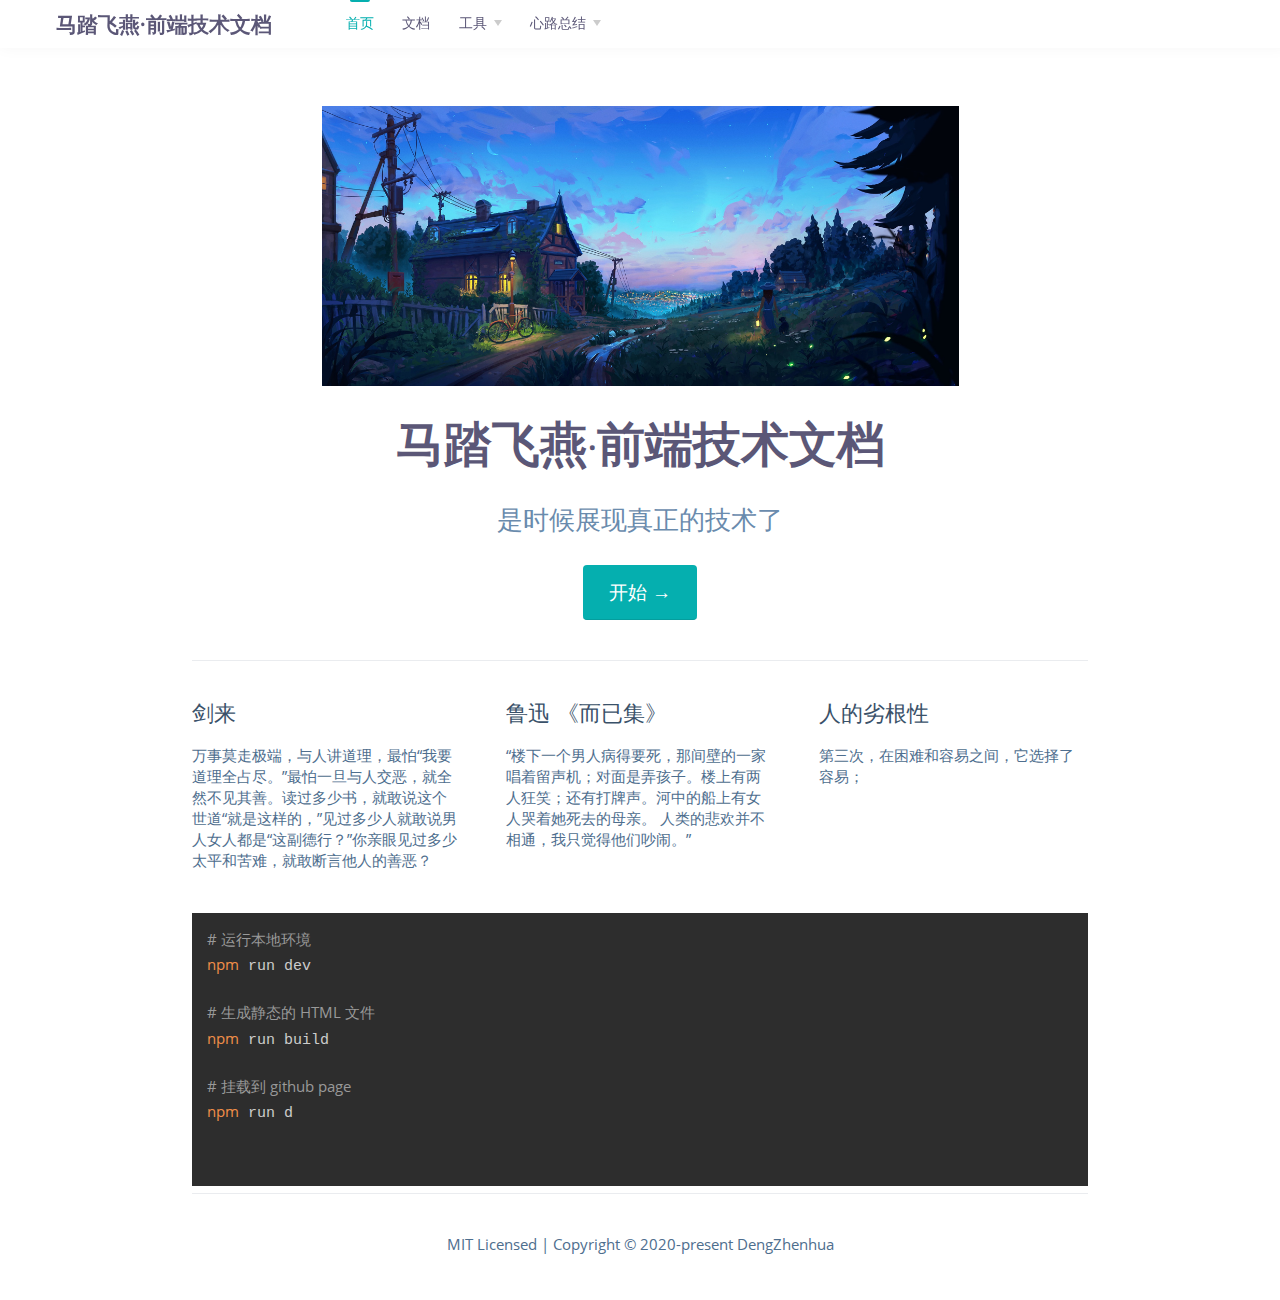
<file: index.html>
<!DOCTYPE html>
<html lang="en-US">
  <head>
    <meta charset="utf-8">
    <meta name="viewport" content="width=device-width,initial-scale=1">
    <title>马踏飞燕·前端技术文档</title>
    <meta name="generator" content="VuePress 1.5.0">
    <link rel="icon" href="https://m.matafy.com/favicon.ico">
    <meta name="description" content="是时候展现真正的技术了">
    <meta http-equiv="cache-control" content="no-cache, no-store, must-revalidate">
    <meta http-equiv="pragma" content="no-cache">
    <meta http-equiv="expires" content="0">
    <link rel="preload" href="/assets/css/0.styles.53041a0e.css" as="style"><link rel="preload" href="/assets/js/app.b02df308.js" as="script"><link rel="preload" href="/assets/js/6.663c7874.js" as="script"><link rel="preload" href="/assets/js/1.2f6e2608.js" as="script"><link rel="preload" href="/assets/js/38.b0410464.js" as="script"><link rel="prefetch" href="/assets/js/10.8f000972.js"><link rel="prefetch" href="/assets/js/11.b262c6e4.js"><link rel="prefetch" href="/assets/js/12.ab66e3d8.js"><link rel="prefetch" href="/assets/js/13.d244b3f0.js"><link rel="prefetch" href="/assets/js/14.be511715.js"><link rel="prefetch" href="/assets/js/15.4fed3029.js"><link rel="prefetch" href="/assets/js/16.d4ade4a1.js"><link rel="prefetch" href="/assets/js/17.45ca5d70.js"><link rel="prefetch" href="/assets/js/18.15168a00.js"><link rel="prefetch" href="/assets/js/19.42b4997d.js"><link rel="prefetch" href="/assets/js/2.b864225a.js"><link rel="prefetch" href="/assets/js/20.c7ddc94c.js"><link rel="prefetch" href="/assets/js/21.b7712d3d.js"><link rel="prefetch" href="/assets/js/22.314ece43.js"><link rel="prefetch" href="/assets/js/23.1bbb80b4.js"><link rel="prefetch" href="/assets/js/24.34e7b6d3.js"><link rel="prefetch" href="/assets/js/25.0c290e87.js"><link rel="prefetch" href="/assets/js/26.df8bc4fd.js"><link rel="prefetch" href="/assets/js/27.8be3ccd7.js"><link rel="prefetch" href="/assets/js/28.1865c8db.js"><link rel="prefetch" href="/assets/js/29.5499d123.js"><link rel="prefetch" href="/assets/js/30.70efd233.js"><link rel="prefetch" href="/assets/js/31.5a30fa68.js"><link rel="prefetch" href="/assets/js/32.354744b4.js"><link rel="prefetch" href="/assets/js/33.1b69e9c9.js"><link rel="prefetch" href="/assets/js/34.e47da1bd.js"><link rel="prefetch" href="/assets/js/35.9ec9c37c.js"><link rel="prefetch" href="/assets/js/36.5078119a.js"><link rel="prefetch" href="/assets/js/37.6316a4ae.js"><link rel="prefetch" href="/assets/js/39.ba4e6097.js"><link rel="prefetch" href="/assets/js/40.0fde9805.js"><link rel="prefetch" href="/assets/js/41.35aa6a34.js"><link rel="prefetch" href="/assets/js/42.b9984483.js"><link rel="prefetch" href="/assets/js/43.1fd576bd.js"><link rel="prefetch" href="/assets/js/7.29027025.js"><link rel="prefetch" href="/assets/js/8.27af4099.js"><link rel="prefetch" href="/assets/js/9.1e351e8c.js"><link rel="prefetch" href="/assets/js/vendors~docsearch.5a9ed7a3.js"><link rel="prefetch" href="/assets/js/vendors~flowchart.bf9b2c0a.js">
    <link rel="stylesheet" href="/assets/css/0.styles.53041a0e.css">
  </head>
  <body>
    <div id="app" data-server-rendered="true"><div class="theme-container no-sidebar"><header class="navbar shadow"><div class="sidebar-button"><svg xmlns="http://www.w3.org/2000/svg" aria-hidden="true" role="img" viewBox="0 0 448 512" class="icon"><path fill="currentColor" d="M436 124H12c-6.627 0-12-5.373-12-12V80c0-6.627 5.373-12 12-12h424c6.627 0 12 5.373 12 12v32c0 6.627-5.373 12-12 12zm0 160H12c-6.627 0-12-5.373-12-12v-32c0-6.627 5.373-12 12-12h424c6.627 0 12 5.373 12 12v32c0 6.627-5.373 12-12 12zm0 160H12c-6.627 0-12-5.373-12-12v-32c0-6.627 5.373-12 12-12h424c6.627 0 12 5.373 12 12v32c0 6.627-5.373 12-12 12z"></path></svg></div> <div class="con-btns-header"><a href="/" class="home-link router-link-exact-active router-link-active"><!----> <span class="site-name">马踏飞燕·前端技术文档</span></a> <div class="links"><nav class="nav-links can-hide"><div class="nav-item"><a href="/" class="nav-link router-link-exact-active router-link-active">首页</a></div><div class="nav-item"><a href="/team-standard/0.summary.html" class="nav-link">文档</a></div><div class="nav-item"><div class="dropdown-wrapper"><a class="dropdown-title"><span class="title">工具</span> <span class="arrow right"></span></a> <ul class="nav-dropdown"><li class="dropdown-item"><!----> <a href="https://github.com/axuebin/articles/issues/39" target="_blank" rel="noopener noreferrer" class="nav-link">2020年前端复习</a></li><li class="dropdown-item"><!----> <a href="https://github.com/yygmind/blog/issues/43" target="_blank" rel="noopener noreferrer" class="nav-link">前端100问</a></li></ul></div></div><div class="nav-item"><div class="dropdown-wrapper"><a class="dropdown-title"><span class="title">心路总结</span> <span class="arrow right"></span></a> <ul class="nav-dropdown"><li class="dropdown-item"><!----> <a href="https://juejin.im/post/5e818e4de51d4546fb276d97" target="_blank" rel="noopener noreferrer" class="nav-link">001</a></li></ul></div></div></nav></div></div> <div class="con-redes-download"><!----></div></header> <div class="sidebar-map"><div class="c-sidebar-map"><!----> </div> <div class="con-carbon-noti"></div></div> <div class="sidebar-mask"></div> <div class="sidebar"><div class="c-sidebar"> <div class="search-box"><input aria-label="Search" placeholder="Search" autocomplete="off" spellcheck="false" value=""> <!----></div> <nav class="nav-links"><div class="nav-item"><a href="/" class="nav-link router-link-exact-active router-link-active">首页</a></div><div class="nav-item"><a href="/team-standard/0.summary.html" class="nav-link">文档</a></div><div class="nav-item"><div class="dropdown-wrapper"><a class="dropdown-title"><span class="title">工具</span> <span class="arrow right"></span></a> <ul class="nav-dropdown"><li class="dropdown-item"><!----> <a href="https://github.com/axuebin/articles/issues/39" target="_blank" rel="noopener noreferrer" class="nav-link">2020年前端复习</a></li><li class="dropdown-item"><!----> <a href="https://github.com/yygmind/blog/issues/43" target="_blank" rel="noopener noreferrer" class="nav-link">前端100问</a></li></ul></div></div><div class="nav-item"><div class="dropdown-wrapper"><a class="dropdown-title"><span class="title">心路总结</span> <span class="arrow right"></span></a> <ul class="nav-dropdown"><li class="dropdown-item"><!----> <a href="https://juejin.im/post/5e818e4de51d4546fb276d97" target="_blank" rel="noopener noreferrer" class="nav-link">001</a></li></ul></div></div></nav> <ul class="sidebar-links"><li><div class="sidebar-group first collapsable"><p class="sidebar-heading open"><span>团队规范</span></p> <ul class="sidebar-group-items"><li><a href="/team-standard/0.summary.html" class="sidebar-link">前端团队规范总结</a></li><li><a href="/team-standard/1.standard-git.html" class="sidebar-link">前端Git规范</a></li><li><a href="/team-standard/1.standard-vue.html" class="sidebar-link">前端Vue规范</a></li><li><a href="/team-standard/2.recommend-code200.html" class="sidebar-link">推荐-200 错误统一处理</a></li><li><a href="/team-standard/2.recommend-css-font.html" class="sidebar-link">推荐-优雅引用字体</a></li></ul></div></li></ul> </div></div> <!----> <main aria-labelledby="main-title" class="home"><header class="hero"><img src="/wallhaven-704123.jpg" alt="hero"> <h1 id="main-title">
            马踏飞燕·前端技术文档
        </h1> <p class="description">
            是时候展现真正的技术了
        </p> <p class="action"><a href="/team-standard/0.summary.html" class="nav-link action-button">开始 →</a></p></header> <div class="features"><div class="feature"><h2>剑来</h2> <p>万事莫走极端，与人讲道理，最怕“我要道理全占尽。”最怕一旦与人交恶，就全然不见其善。读过多少书，就敢说这个世道“就是这样的，”见过多少人就敢说男人女人都是“这副德行？”你亲眼见过多少太平和苦难，就敢断言他人的善恶？</p></div><div class="feature"><h2>鲁迅 《而已集》</h2> <p>“楼下一个男人病得要死，那间壁的一家唱着留声机；对面是弄孩子。楼上有两人狂笑；还有打牌声。河中的船上有女人哭着她死去的母亲。 人类的悲欢并不相通，我只觉得他们吵闹。”</p></div><div class="feature"><h2>人的劣根性</h2> <p>第三次，在困难和容易之间，它选择了容易；</p></div></div> <div class="theme-default-content custom content__default"><div class="language-bash extra-class"><pre class="language-bash"><code><span class="token comment"># 运行本地环境</span>
<span class="token function">npm</span> run dev

<span class="token comment"># 生成静态的 HTML 文件</span>
<span class="token function">npm</span> run build

<span class="token comment"># 挂载到 github page</span>
<span class="token function">npm</span> run d

</code></pre></div></div> <div class="footer">
        MIT Licensed | Copyright © 2020-present DengZhenhua
    </div></main> <!----></div><div class="global-ui"><!----><div class="reading-progress top" data-v-21b39eda><div class="progress" data-v-21b39eda></div></div></div></div>
    <script src="/assets/js/app.b02df308.js" defer></script><script src="/assets/js/6.663c7874.js" defer></script><script src="/assets/js/1.2f6e2608.js" defer></script><script src="/assets/js/38.b0410464.js" defer></script>
  </body>
</html>
</file>
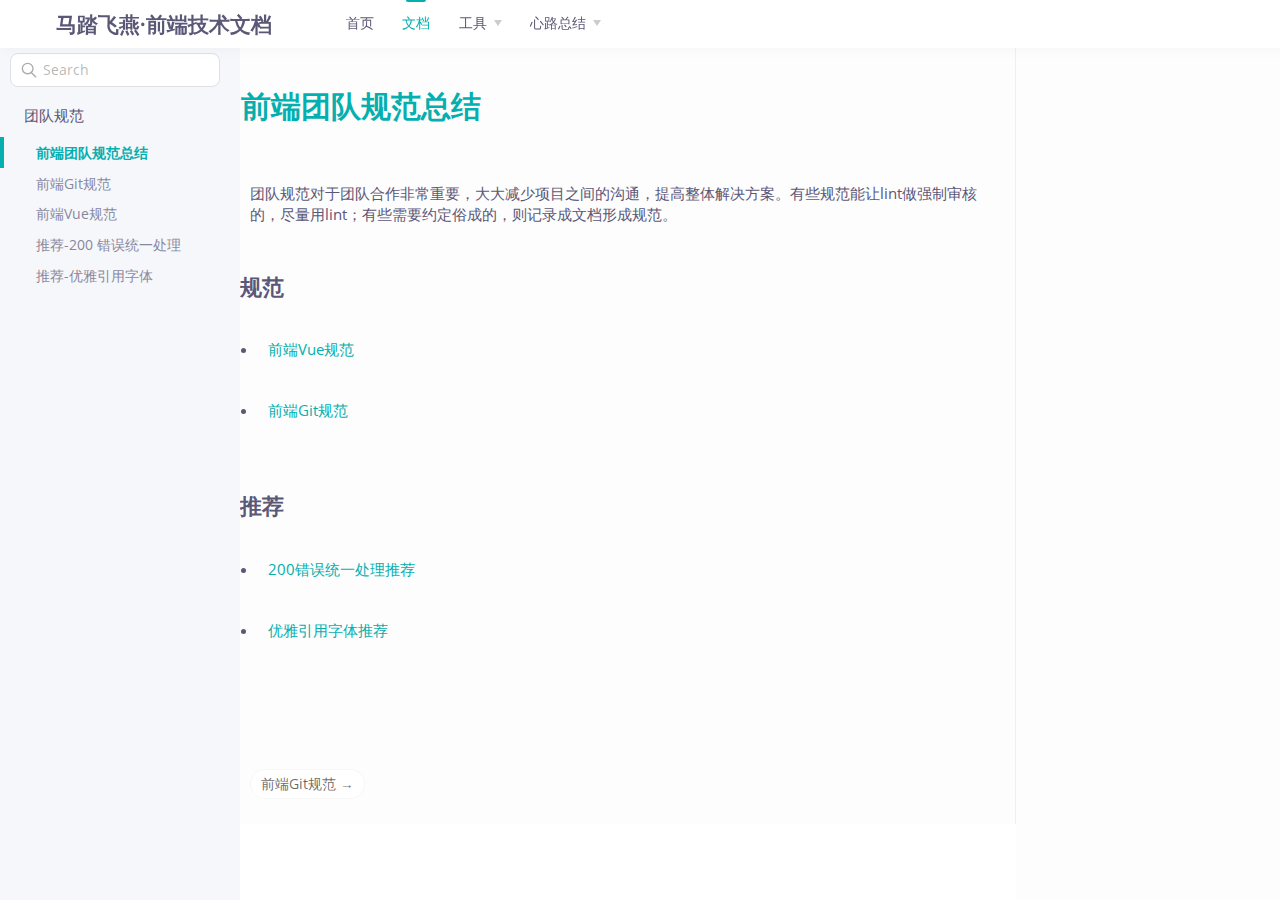
<file: team-standard/0.summary.html>
<!DOCTYPE html>
<html lang="en-US">
  <head>
    <meta charset="utf-8">
    <meta name="viewport" content="width=device-width,initial-scale=1">
    <title>前端团队规范总结 | 马踏飞燕·前端技术文档</title>
    <meta name="generator" content="VuePress 1.5.0">
    <link rel="icon" href="https://m.matafy.com/favicon.ico">
    <meta name="description" content="是时候展现真正的技术了">
    <meta http-equiv="cache-control" content="no-cache, no-store, must-revalidate">
    <meta http-equiv="pragma" content="no-cache">
    <meta http-equiv="expires" content="0">
    <link rel="preload" href="/assets/css/0.styles.53041a0e.css" as="style"><link rel="preload" href="/assets/js/app.b02df308.js" as="script"><link rel="preload" href="/assets/js/6.663c7874.js" as="script"><link rel="preload" href="/assets/js/1.2f6e2608.js" as="script"><link rel="preload" href="/assets/js/39.ba4e6097.js" as="script"><link rel="prefetch" href="/assets/js/10.8f000972.js"><link rel="prefetch" href="/assets/js/11.b262c6e4.js"><link rel="prefetch" href="/assets/js/12.ab66e3d8.js"><link rel="prefetch" href="/assets/js/13.d244b3f0.js"><link rel="prefetch" href="/assets/js/14.be511715.js"><link rel="prefetch" href="/assets/js/15.4fed3029.js"><link rel="prefetch" href="/assets/js/16.d4ade4a1.js"><link rel="prefetch" href="/assets/js/17.45ca5d70.js"><link rel="prefetch" href="/assets/js/18.15168a00.js"><link rel="prefetch" href="/assets/js/19.42b4997d.js"><link rel="prefetch" href="/assets/js/2.b864225a.js"><link rel="prefetch" href="/assets/js/20.c7ddc94c.js"><link rel="prefetch" href="/assets/js/21.b7712d3d.js"><link rel="prefetch" href="/assets/js/22.314ece43.js"><link rel="prefetch" href="/assets/js/23.1bbb80b4.js"><link rel="prefetch" href="/assets/js/24.34e7b6d3.js"><link rel="prefetch" href="/assets/js/25.0c290e87.js"><link rel="prefetch" href="/assets/js/26.df8bc4fd.js"><link rel="prefetch" href="/assets/js/27.8be3ccd7.js"><link rel="prefetch" href="/assets/js/28.1865c8db.js"><link rel="prefetch" href="/assets/js/29.5499d123.js"><link rel="prefetch" href="/assets/js/30.70efd233.js"><link rel="prefetch" href="/assets/js/31.5a30fa68.js"><link rel="prefetch" href="/assets/js/32.354744b4.js"><link rel="prefetch" href="/assets/js/33.1b69e9c9.js"><link rel="prefetch" href="/assets/js/34.e47da1bd.js"><link rel="prefetch" href="/assets/js/35.9ec9c37c.js"><link rel="prefetch" href="/assets/js/36.5078119a.js"><link rel="prefetch" href="/assets/js/37.6316a4ae.js"><link rel="prefetch" href="/assets/js/38.b0410464.js"><link rel="prefetch" href="/assets/js/40.0fde9805.js"><link rel="prefetch" href="/assets/js/41.35aa6a34.js"><link rel="prefetch" href="/assets/js/42.b9984483.js"><link rel="prefetch" href="/assets/js/43.1fd576bd.js"><link rel="prefetch" href="/assets/js/7.29027025.js"><link rel="prefetch" href="/assets/js/8.27af4099.js"><link rel="prefetch" href="/assets/js/9.1e351e8c.js"><link rel="prefetch" href="/assets/js/vendors~docsearch.5a9ed7a3.js"><link rel="prefetch" href="/assets/js/vendors~flowchart.bf9b2c0a.js">
    <link rel="stylesheet" href="/assets/css/0.styles.53041a0e.css">
  </head>
  <body>
    <div id="app" data-server-rendered="true"><div class="theme-container"><header class="navbar shadow"><div class="sidebar-button"><svg xmlns="http://www.w3.org/2000/svg" aria-hidden="true" role="img" viewBox="0 0 448 512" class="icon"><path fill="currentColor" d="M436 124H12c-6.627 0-12-5.373-12-12V80c0-6.627 5.373-12 12-12h424c6.627 0 12 5.373 12 12v32c0 6.627-5.373 12-12 12zm0 160H12c-6.627 0-12-5.373-12-12v-32c0-6.627 5.373-12 12-12h424c6.627 0 12 5.373 12 12v32c0 6.627-5.373 12-12 12zm0 160H12c-6.627 0-12-5.373-12-12v-32c0-6.627 5.373-12 12-12h424c6.627 0 12 5.373 12 12v32c0 6.627-5.373 12-12 12z"></path></svg></div> <div class="con-btns-header"><a href="/" class="home-link router-link-active"><!----> <span class="site-name">马踏飞燕·前端技术文档</span></a> <div class="links linksColor"><nav class="nav-links can-hide"><div class="nav-item"><a href="/" class="nav-link">首页</a></div><div class="nav-item"><a href="/team-standard/0.summary.html" class="nav-link router-link-exact-active router-link-active">文档</a></div><div class="nav-item"><div class="dropdown-wrapper"><a class="dropdown-title"><span class="title">工具</span> <span class="arrow right"></span></a> <ul class="nav-dropdown"><li class="dropdown-item"><!----> <a href="https://github.com/axuebin/articles/issues/39" target="_blank" rel="noopener noreferrer" class="nav-link">2020年前端复习</a></li><li class="dropdown-item"><!----> <a href="https://github.com/yygmind/blog/issues/43" target="_blank" rel="noopener noreferrer" class="nav-link">前端100问</a></li></ul></div></div><div class="nav-item"><div class="dropdown-wrapper"><a class="dropdown-title"><span class="title">心路总结</span> <span class="arrow right"></span></a> <ul class="nav-dropdown"><li class="dropdown-item"><!----> <a href="https://juejin.im/post/5e818e4de51d4546fb276d97" target="_blank" rel="noopener noreferrer" class="nav-link">001</a></li></ul></div></div></nav></div></div> <div class="con-redes-download"><!----></div></header> <div class="sidebar-map"><div class="c-sidebar-map"><ul class="sidebar-links-map"><li><div class="sidebar-group first collapsable"><ul class="sidebar-group-items"><li><a href="/team-standard/0.summary.html" class="active sidebar-link">前端团队规范总结</a></li><li><a href="/team-standard/1.standard-git.html" class="sidebar-link">前端Git规范</a></li><li><a href="/team-standard/1.standard-vue.html" class="sidebar-link">前端Vue规范</a></li><li><a href="/team-standard/2.recommend-code200.html" class="sidebar-link">推荐-200 错误统一处理</a></li><li><a href="/team-standard/2.recommend-css-font.html" class="sidebar-link">推荐-优雅引用字体</a></li></ul></div></li></ul> </div> <div class="con-carbon-noti"></div></div> <div class="sidebar-mask"></div> <div class="sidebar"><div class="c-sidebar"> <div class="search-box"><input aria-label="Search" placeholder="Search" autocomplete="off" spellcheck="false" value=""> <!----></div> <nav class="nav-links"><div class="nav-item"><a href="/" class="nav-link">首页</a></div><div class="nav-item"><a href="/team-standard/0.summary.html" class="nav-link router-link-exact-active router-link-active">文档</a></div><div class="nav-item"><div class="dropdown-wrapper"><a class="dropdown-title"><span class="title">工具</span> <span class="arrow right"></span></a> <ul class="nav-dropdown"><li class="dropdown-item"><!----> <a href="https://github.com/axuebin/articles/issues/39" target="_blank" rel="noopener noreferrer" class="nav-link">2020年前端复习</a></li><li class="dropdown-item"><!----> <a href="https://github.com/yygmind/blog/issues/43" target="_blank" rel="noopener noreferrer" class="nav-link">前端100问</a></li></ul></div></div><div class="nav-item"><div class="dropdown-wrapper"><a class="dropdown-title"><span class="title">心路总结</span> <span class="arrow right"></span></a> <ul class="nav-dropdown"><li class="dropdown-item"><!----> <a href="https://juejin.im/post/5e818e4de51d4546fb276d97" target="_blank" rel="noopener noreferrer" class="nav-link">001</a></li></ul></div></div></nav> <ul class="sidebar-links"><li><div class="sidebar-group first collapsable"><p class="sidebar-heading open"><span>团队规范</span></p> <ul class="sidebar-group-items"><li><a href="/team-standard/0.summary.html" class="active sidebar-link">前端团队规范总结</a></li><li><a href="/team-standard/1.standard-git.html" class="sidebar-link">前端Git规范</a></li><li><a href="/team-standard/1.standard-vue.html" class="sidebar-link">前端Vue规范</a></li><li><a href="/team-standard/2.recommend-code200.html" class="sidebar-link">推荐-200 错误统一处理</a></li><li><a href="/team-standard/2.recommend-css-font.html" class="sidebar-link">推荐-优雅引用字体</a></li></ul></div></li></ul> </div></div> <!----> <!----> <div class="page"><div class="content-pagex content content__default"><h1 id="前端团队规范总结"><a href="#前端团队规范总结" class="header-anchor">#</a> 前端团队规范总结</h1> <p>团队规范对于团队合作非常重要，大大减少项目之间的沟通，提高整体解决方案。有些规范能让lint做强制审核的，尽量用lint；有些需要约定俗成的，则记录成文档形成规范。</p> <h3 id="规范"><a href="#规范" class="header-anchor">#</a> 规范</h3> <ul><li><p><a href="/team-standard/1.standard-vue.html">前端Vue规范</a></p></li> <li><p><a href="/team-standard/1.standard-git.html">前端Git规范</a></p></li></ul> <h3 id="推荐"><a href="#推荐" class="header-anchor">#</a> 推荐</h3> <ul><li><p><a href="/team-standard/2.recommend-code200.html">200错误统一处理推荐</a></p></li> <li><p><a href="/team-standard/2.recommend-css-font.html">优雅引用字体推荐</a></p></li></ul></div> <!----> <div class="content con-api"><!----> <!----></div> <div class="content page-nav"><p class="inner"><!----> <span class="next"><a href="/team-standard/1.standard-git.html">
                    前端Git规范
                    →
                </a></span></p></div> </div></div><div class="global-ui"><!----><div class="reading-progress top" data-v-21b39eda><div class="progress" data-v-21b39eda></div></div></div></div>
    <script src="/assets/js/app.b02df308.js" defer></script><script src="/assets/js/6.663c7874.js" defer></script><script src="/assets/js/1.2f6e2608.js" defer></script><script src="/assets/js/39.ba4e6097.js" defer></script>
  </body>
</html>
</file>
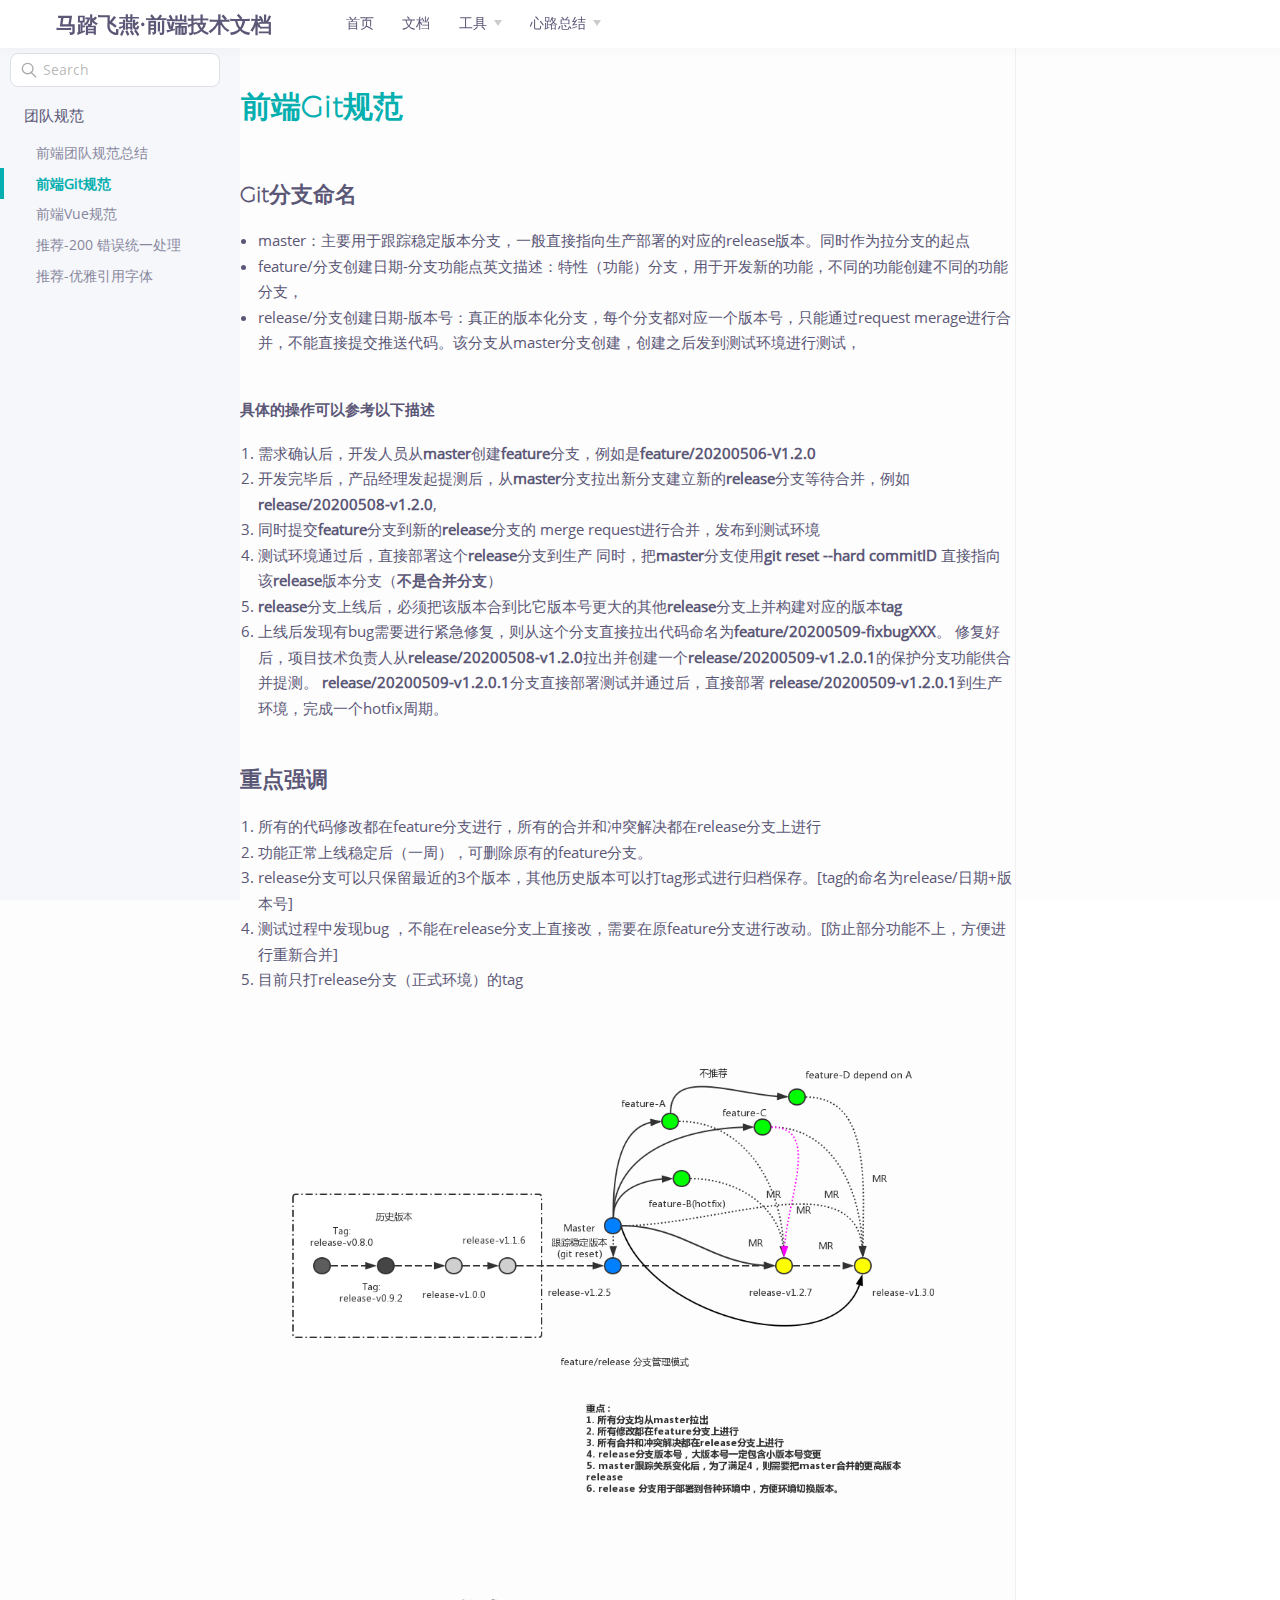
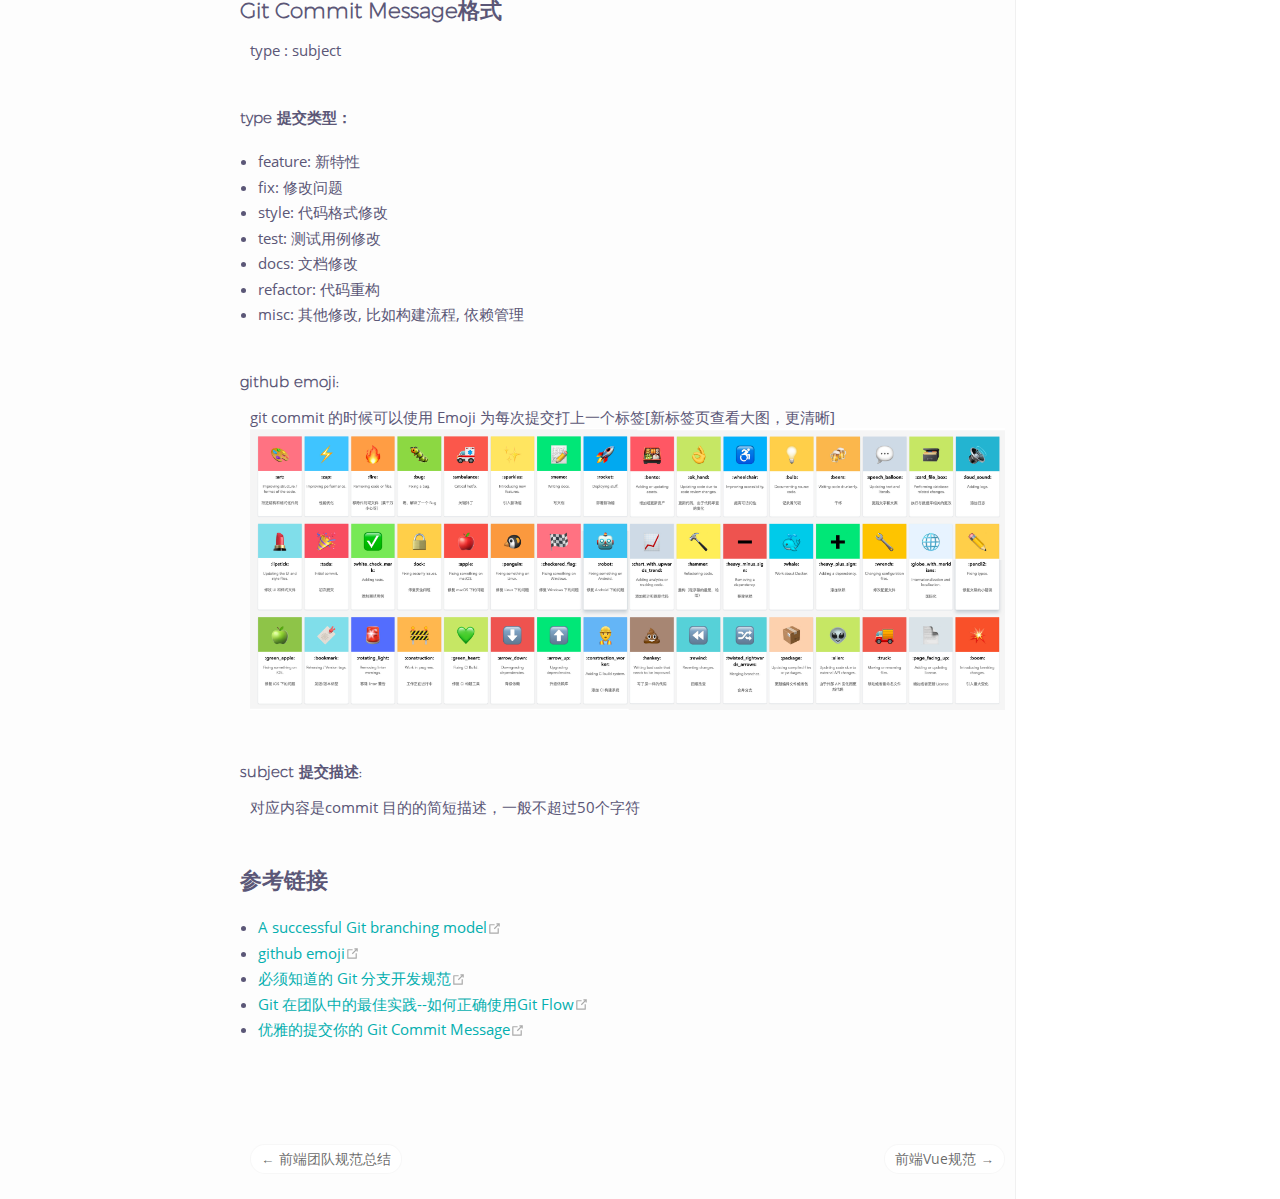
<file: team-standard/1.standard-git.html>
<!DOCTYPE html>
<html lang="en-US">
  <head>
    <meta charset="utf-8">
    <meta name="viewport" content="width=device-width,initial-scale=1">
    <title>前端Git规范 | 马踏飞燕·前端技术文档</title>
    <meta name="generator" content="VuePress 1.5.0">
    <link rel="icon" href="https://m.matafy.com/favicon.ico">
    <meta name="description" content="是时候展现真正的技术了">
    <meta http-equiv="cache-control" content="no-cache, no-store, must-revalidate">
    <meta http-equiv="pragma" content="no-cache">
    <meta http-equiv="expires" content="0">
    <link rel="preload" href="/assets/css/0.styles.53041a0e.css" as="style"><link rel="preload" href="/assets/js/app.b02df308.js" as="script"><link rel="preload" href="/assets/js/6.663c7874.js" as="script"><link rel="preload" href="/assets/js/1.2f6e2608.js" as="script"><link rel="preload" href="/assets/js/40.0fde9805.js" as="script"><link rel="prefetch" href="/assets/js/10.8f000972.js"><link rel="prefetch" href="/assets/js/11.b262c6e4.js"><link rel="prefetch" href="/assets/js/12.ab66e3d8.js"><link rel="prefetch" href="/assets/js/13.d244b3f0.js"><link rel="prefetch" href="/assets/js/14.be511715.js"><link rel="prefetch" href="/assets/js/15.4fed3029.js"><link rel="prefetch" href="/assets/js/16.d4ade4a1.js"><link rel="prefetch" href="/assets/js/17.45ca5d70.js"><link rel="prefetch" href="/assets/js/18.15168a00.js"><link rel="prefetch" href="/assets/js/19.42b4997d.js"><link rel="prefetch" href="/assets/js/2.b864225a.js"><link rel="prefetch" href="/assets/js/20.c7ddc94c.js"><link rel="prefetch" href="/assets/js/21.b7712d3d.js"><link rel="prefetch" href="/assets/js/22.314ece43.js"><link rel="prefetch" href="/assets/js/23.1bbb80b4.js"><link rel="prefetch" href="/assets/js/24.34e7b6d3.js"><link rel="prefetch" href="/assets/js/25.0c290e87.js"><link rel="prefetch" href="/assets/js/26.df8bc4fd.js"><link rel="prefetch" href="/assets/js/27.8be3ccd7.js"><link rel="prefetch" href="/assets/js/28.1865c8db.js"><link rel="prefetch" href="/assets/js/29.5499d123.js"><link rel="prefetch" href="/assets/js/30.70efd233.js"><link rel="prefetch" href="/assets/js/31.5a30fa68.js"><link rel="prefetch" href="/assets/js/32.354744b4.js"><link rel="prefetch" href="/assets/js/33.1b69e9c9.js"><link rel="prefetch" href="/assets/js/34.e47da1bd.js"><link rel="prefetch" href="/assets/js/35.9ec9c37c.js"><link rel="prefetch" href="/assets/js/36.5078119a.js"><link rel="prefetch" href="/assets/js/37.6316a4ae.js"><link rel="prefetch" href="/assets/js/38.b0410464.js"><link rel="prefetch" href="/assets/js/39.ba4e6097.js"><link rel="prefetch" href="/assets/js/41.35aa6a34.js"><link rel="prefetch" href="/assets/js/42.b9984483.js"><link rel="prefetch" href="/assets/js/43.1fd576bd.js"><link rel="prefetch" href="/assets/js/7.29027025.js"><link rel="prefetch" href="/assets/js/8.27af4099.js"><link rel="prefetch" href="/assets/js/9.1e351e8c.js"><link rel="prefetch" href="/assets/js/vendors~docsearch.5a9ed7a3.js"><link rel="prefetch" href="/assets/js/vendors~flowchart.bf9b2c0a.js">
    <link rel="stylesheet" href="/assets/css/0.styles.53041a0e.css">
  </head>
  <body>
    <div id="app" data-server-rendered="true"><div class="theme-container"><header class="navbar shadow"><div class="sidebar-button"><svg xmlns="http://www.w3.org/2000/svg" aria-hidden="true" role="img" viewBox="0 0 448 512" class="icon"><path fill="currentColor" d="M436 124H12c-6.627 0-12-5.373-12-12V80c0-6.627 5.373-12 12-12h424c6.627 0 12 5.373 12 12v32c0 6.627-5.373 12-12 12zm0 160H12c-6.627 0-12-5.373-12-12v-32c0-6.627 5.373-12 12-12h424c6.627 0 12 5.373 12 12v32c0 6.627-5.373 12-12 12zm0 160H12c-6.627 0-12-5.373-12-12v-32c0-6.627 5.373-12 12-12h424c6.627 0 12 5.373 12 12v32c0 6.627-5.373 12-12 12z"></path></svg></div> <div class="con-btns-header"><a href="/" class="home-link router-link-active"><!----> <span class="site-name">马踏飞燕·前端技术文档</span></a> <div class="links linksColor"><nav class="nav-links can-hide"><div class="nav-item"><a href="/" class="nav-link">首页</a></div><div class="nav-item"><a href="/team-standard/0.summary.html" class="nav-link">文档</a></div><div class="nav-item"><div class="dropdown-wrapper"><a class="dropdown-title"><span class="title">工具</span> <span class="arrow right"></span></a> <ul class="nav-dropdown"><li class="dropdown-item"><!----> <a href="https://github.com/axuebin/articles/issues/39" target="_blank" rel="noopener noreferrer" class="nav-link">2020年前端复习</a></li><li class="dropdown-item"><!----> <a href="https://github.com/yygmind/blog/issues/43" target="_blank" rel="noopener noreferrer" class="nav-link">前端100问</a></li></ul></div></div><div class="nav-item"><div class="dropdown-wrapper"><a class="dropdown-title"><span class="title">心路总结</span> <span class="arrow right"></span></a> <ul class="nav-dropdown"><li class="dropdown-item"><!----> <a href="https://juejin.im/post/5e818e4de51d4546fb276d97" target="_blank" rel="noopener noreferrer" class="nav-link">001</a></li></ul></div></div></nav></div></div> <div class="con-redes-download"><!----></div></header> <div class="sidebar-map"><div class="c-sidebar-map"><ul class="sidebar-links-map"><li><div class="sidebar-group first collapsable"><ul class="sidebar-group-items"><li><a href="/team-standard/0.summary.html" class="sidebar-link">前端团队规范总结</a></li><li><a href="/team-standard/1.standard-git.html" class="active sidebar-link">前端Git规范</a></li><li><a href="/team-standard/1.standard-vue.html" class="sidebar-link">前端Vue规范</a></li><li><a href="/team-standard/2.recommend-code200.html" class="sidebar-link">推荐-200 错误统一处理</a></li><li><a href="/team-standard/2.recommend-css-font.html" class="sidebar-link">推荐-优雅引用字体</a></li></ul></div></li></ul> </div> <div class="con-carbon-noti"></div></div> <div class="sidebar-mask"></div> <div class="sidebar"><div class="c-sidebar"> <div class="search-box"><input aria-label="Search" placeholder="Search" autocomplete="off" spellcheck="false" value=""> <!----></div> <nav class="nav-links"><div class="nav-item"><a href="/" class="nav-link">首页</a></div><div class="nav-item"><a href="/team-standard/0.summary.html" class="nav-link">文档</a></div><div class="nav-item"><div class="dropdown-wrapper"><a class="dropdown-title"><span class="title">工具</span> <span class="arrow right"></span></a> <ul class="nav-dropdown"><li class="dropdown-item"><!----> <a href="https://github.com/axuebin/articles/issues/39" target="_blank" rel="noopener noreferrer" class="nav-link">2020年前端复习</a></li><li class="dropdown-item"><!----> <a href="https://github.com/yygmind/blog/issues/43" target="_blank" rel="noopener noreferrer" class="nav-link">前端100问</a></li></ul></div></div><div class="nav-item"><div class="dropdown-wrapper"><a class="dropdown-title"><span class="title">心路总结</span> <span class="arrow right"></span></a> <ul class="nav-dropdown"><li class="dropdown-item"><!----> <a href="https://juejin.im/post/5e818e4de51d4546fb276d97" target="_blank" rel="noopener noreferrer" class="nav-link">001</a></li></ul></div></div></nav> <ul class="sidebar-links"><li><div class="sidebar-group first collapsable"><p class="sidebar-heading open"><span>团队规范</span></p> <ul class="sidebar-group-items"><li><a href="/team-standard/0.summary.html" class="sidebar-link">前端团队规范总结</a></li><li><a href="/team-standard/1.standard-git.html" class="active sidebar-link">前端Git规范</a></li><li><a href="/team-standard/1.standard-vue.html" class="sidebar-link">前端Vue规范</a></li><li><a href="/team-standard/2.recommend-code200.html" class="sidebar-link">推荐-200 错误统一处理</a></li><li><a href="/team-standard/2.recommend-css-font.html" class="sidebar-link">推荐-优雅引用字体</a></li></ul></div></li></ul> </div></div> <!----> <!----> <div class="page"><div class="content-pagex content content__default"><h1 id="前端git规范"><a href="#前端git规范" class="header-anchor">#</a> 前端Git规范</h1> <h3 id="git分支命名"><a href="#git分支命名" class="header-anchor">#</a> Git分支命名</h3> <ul><li>master：主要用于跟踪稳定版本分支，一般直接指向生产部署的对应的release版本。同时作为拉分支的起点</li> <li>feature/分支创建日期-分支功能点英文描述：特性（功能）分支，用于开发新的功能，不同的功能创建不同的功能分支，</li> <li>release/分支创建日期-版本号：真正的版本化分支，每个分支都对应一个版本号，只能通过request merage进行合并，不能直接提交推送代码。该分支从master分支创建，创建之后发到测试环境进行测试，</li></ul> <h4 id="具体的操作可以参考以下描述"><a href="#具体的操作可以参考以下描述" class="header-anchor">#</a> 具体的操作可以参考以下描述</h4> <ol><li>需求确认后，开发人员从<strong>master</strong>创建<strong>feature</strong>分支，例如是<strong>feature/20200506-V1.2.0</strong></li> <li>开发完毕后，产品经理发起提测后，从<strong>master</strong>分支拉出新分支建立新的<strong>release</strong>分支等待合并，例如<strong>release/20200508-v1.2.0</strong>,</li> <li>同时提交<strong>feature</strong>分支到新的<strong>release</strong>分支的 merge request进行合并，发布到测试环境</li> <li>测试环境通过后，直接部署这个<strong>release</strong>分支到生产 同时，把<strong>master</strong>分支使用<strong>git reset --hard commitID</strong> 直接指向该<strong>release</strong>版本分支（<strong>不是合并分支</strong>）</li> <li><strong>release</strong>分支上线后，必须把该版本合到比它版本号更大的其他<strong>release</strong>分支上并构建对应的版本<strong>tag</strong></li> <li>上线后发现有bug需要进行紧急修复，则从这个分支直接拉出代码命名为<strong>feature/20200509-fixbugXXX</strong>。 修复好后，项目技术负责人从<strong>release/20200508-v1.2.0</strong>拉出并创建一个<strong>release/20200509-v1.2.0.1</strong>的保护分支功能供合并提测。 <strong>release/20200509-v1.2.0.1</strong>分支直接部署测试并通过后，直接部署 <strong>release/20200509-v1.2.0.1</strong>到生产环境，完成一个hotfix周期。</li></ol> <h3 id="重点强调"><a href="#重点强调" class="header-anchor">#</a> 重点强调</h3> <ol><li>所有的代码修改都在feature分支进行，所有的合并和冲突解决都在release分支上进行</li> <li>功能正常上线稳定后（一周），可删除原有的feature分支。</li> <li>release分支可以只保留最近的3个版本，其他历史版本可以打tag形式进行归档保存。[tag的命名为release/日期+版本号]</li> <li>测试过程中发现bug ，不能在release分支上直接改，需要在原feature分支进行改动。[防止部分功能不上，方便进行重新合并]</li> <li>目前只打release分支（正式环境）的tag</li></ol> <p><img src="/git.png" alt=""></p> <h3 id="git-commit-message格式"><a href="#git-commit-message格式" class="header-anchor">#</a> Git Commit Message格式</h3> <p>type : subject</p> <h4 id="type-提交类型："><a href="#type-提交类型：" class="header-anchor">#</a> type 提交类型：</h4> <ul><li>feature: 新特性</li> <li>fix: 修改问题</li> <li>style: 代码格式修改</li> <li>test: 测试用例修改</li> <li>docs: 文档修改</li> <li>refactor: 代码重构</li> <li>misc: 其他修改, 比如构建流程, 依赖管理</li></ul> <h4 id="github-emoji"><a href="#github-emoji" class="header-anchor">#</a> github emoji:</h4> <p>git commit 的时候可以使用 Emoji 为每次提交打上一个标签[新标签页查看大图，更清晰]
<img src="/github_emoji.jpg" alt=""></p> <h4 id="subject-提交描述"><a href="#subject-提交描述" class="header-anchor">#</a> subject 提交描述:</h4> <p>对应内容是commit 目的的简短描述，一般不超过50个字符</p> <h3 id="参考链接"><a href="#参考链接" class="header-anchor">#</a> 参考链接</h3> <ul><li><a href="https://nvie.com/posts/a-successful-git-branching-model/" target="_blank" rel="noopener noreferrer">A successful Git branching model<svg xmlns="http://www.w3.org/2000/svg" aria-hidden="true" x="0px" y="0px" viewBox="0 0 100 100" width="15" height="15" class="icon outbound"><path fill="currentColor" d="M18.8,85.1h56l0,0c2.2,0,4-1.8,4-4v-32h-8v28h-48v-48h28v-8h-32l0,0c-2.2,0-4,1.8-4,4v56C14.8,83.3,16.6,85.1,18.8,85.1z"></path> <polygon fill="currentColor" points="45.7,48.7 51.3,54.3 77.2,28.5 77.2,37.2 85.2,37.2 85.2,14.9 62.8,14.9 62.8,22.9 71.5,22.9"></polygon></svg></a></li> <li><a href="https://github.com/caiyongji/emoji-list" target="_blank" rel="noopener noreferrer">github emoji<svg xmlns="http://www.w3.org/2000/svg" aria-hidden="true" x="0px" y="0px" viewBox="0 0 100 100" width="15" height="15" class="icon outbound"><path fill="currentColor" d="M18.8,85.1h56l0,0c2.2,0,4-1.8,4-4v-32h-8v28h-48v-48h28v-8h-32l0,0c-2.2,0-4,1.8-4,4v56C14.8,83.3,16.6,85.1,18.8,85.1z"></path> <polygon fill="currentColor" points="45.7,48.7 51.3,54.3 77.2,28.5 77.2,37.2 85.2,37.2 85.2,14.9 62.8,14.9 62.8,22.9 71.5,22.9"></polygon></svg></a></li> <li><a href="https://juejin.im/post/5b4328bbf265da0fa21a6820" target="_blank" rel="noopener noreferrer">必须知道的 Git 分支开发规范<svg xmlns="http://www.w3.org/2000/svg" aria-hidden="true" x="0px" y="0px" viewBox="0 0 100 100" width="15" height="15" class="icon outbound"><path fill="currentColor" d="M18.8,85.1h56l0,0c2.2,0,4-1.8,4-4v-32h-8v28h-48v-48h28v-8h-32l0,0c-2.2,0-4,1.8-4,4v56C14.8,83.3,16.6,85.1,18.8,85.1z"></path> <polygon fill="currentColor" points="45.7,48.7 51.3,54.3 77.2,28.5 77.2,37.2 85.2,37.2 85.2,14.9 62.8,14.9 62.8,22.9 71.5,22.9"></polygon></svg></a></li> <li><a href="http://www.open-open.com/lib/view/open1451353135339.html" target="_blank" rel="noopener noreferrer">Git 在团队中的最佳实践--如何正确使用Git Flow<svg xmlns="http://www.w3.org/2000/svg" aria-hidden="true" x="0px" y="0px" viewBox="0 0 100 100" width="15" height="15" class="icon outbound"><path fill="currentColor" d="M18.8,85.1h56l0,0c2.2,0,4-1.8,4-4v-32h-8v28h-48v-48h28v-8h-32l0,0c-2.2,0-4,1.8-4,4v56C14.8,83.3,16.6,85.1,18.8,85.1z"></path> <polygon fill="currentColor" points="45.7,48.7 51.3,54.3 77.2,28.5 77.2,37.2 85.2,37.2 85.2,14.9 62.8,14.9 62.8,22.9 71.5,22.9"></polygon></svg></a></li> <li><a href="https://zhuanlan.zhihu.com/p/34223150" target="_blank" rel="noopener noreferrer">优雅的提交你的 Git Commit Message<svg xmlns="http://www.w3.org/2000/svg" aria-hidden="true" x="0px" y="0px" viewBox="0 0 100 100" width="15" height="15" class="icon outbound"><path fill="currentColor" d="M18.8,85.1h56l0,0c2.2,0,4-1.8,4-4v-32h-8v28h-48v-48h28v-8h-32l0,0c-2.2,0-4,1.8-4,4v56C14.8,83.3,16.6,85.1,18.8,85.1z"></path> <polygon fill="currentColor" points="45.7,48.7 51.3,54.3 77.2,28.5 77.2,37.2 85.2,37.2 85.2,14.9 62.8,14.9 62.8,22.9 71.5,22.9"></polygon></svg></a></li></ul></div> <!----> <div class="content con-api"><!----> <!----></div> <div class="content page-nav"><p class="inner"><span class="prev"><a href="/team-standard/0.summary.html" class="prev">
                    ←
                    前端团队规范总结
                </a></span> <span class="next"><a href="/team-standard/1.standard-vue.html">
                    前端Vue规范
                    →
                </a></span></p></div> </div></div><div class="global-ui"><!----><div class="reading-progress top" data-v-21b39eda><div class="progress" data-v-21b39eda></div></div></div></div>
    <script src="/assets/js/app.b02df308.js" defer></script><script src="/assets/js/6.663c7874.js" defer></script><script src="/assets/js/1.2f6e2608.js" defer></script><script src="/assets/js/40.0fde9805.js" defer></script>
  </body>
</html>
</file>
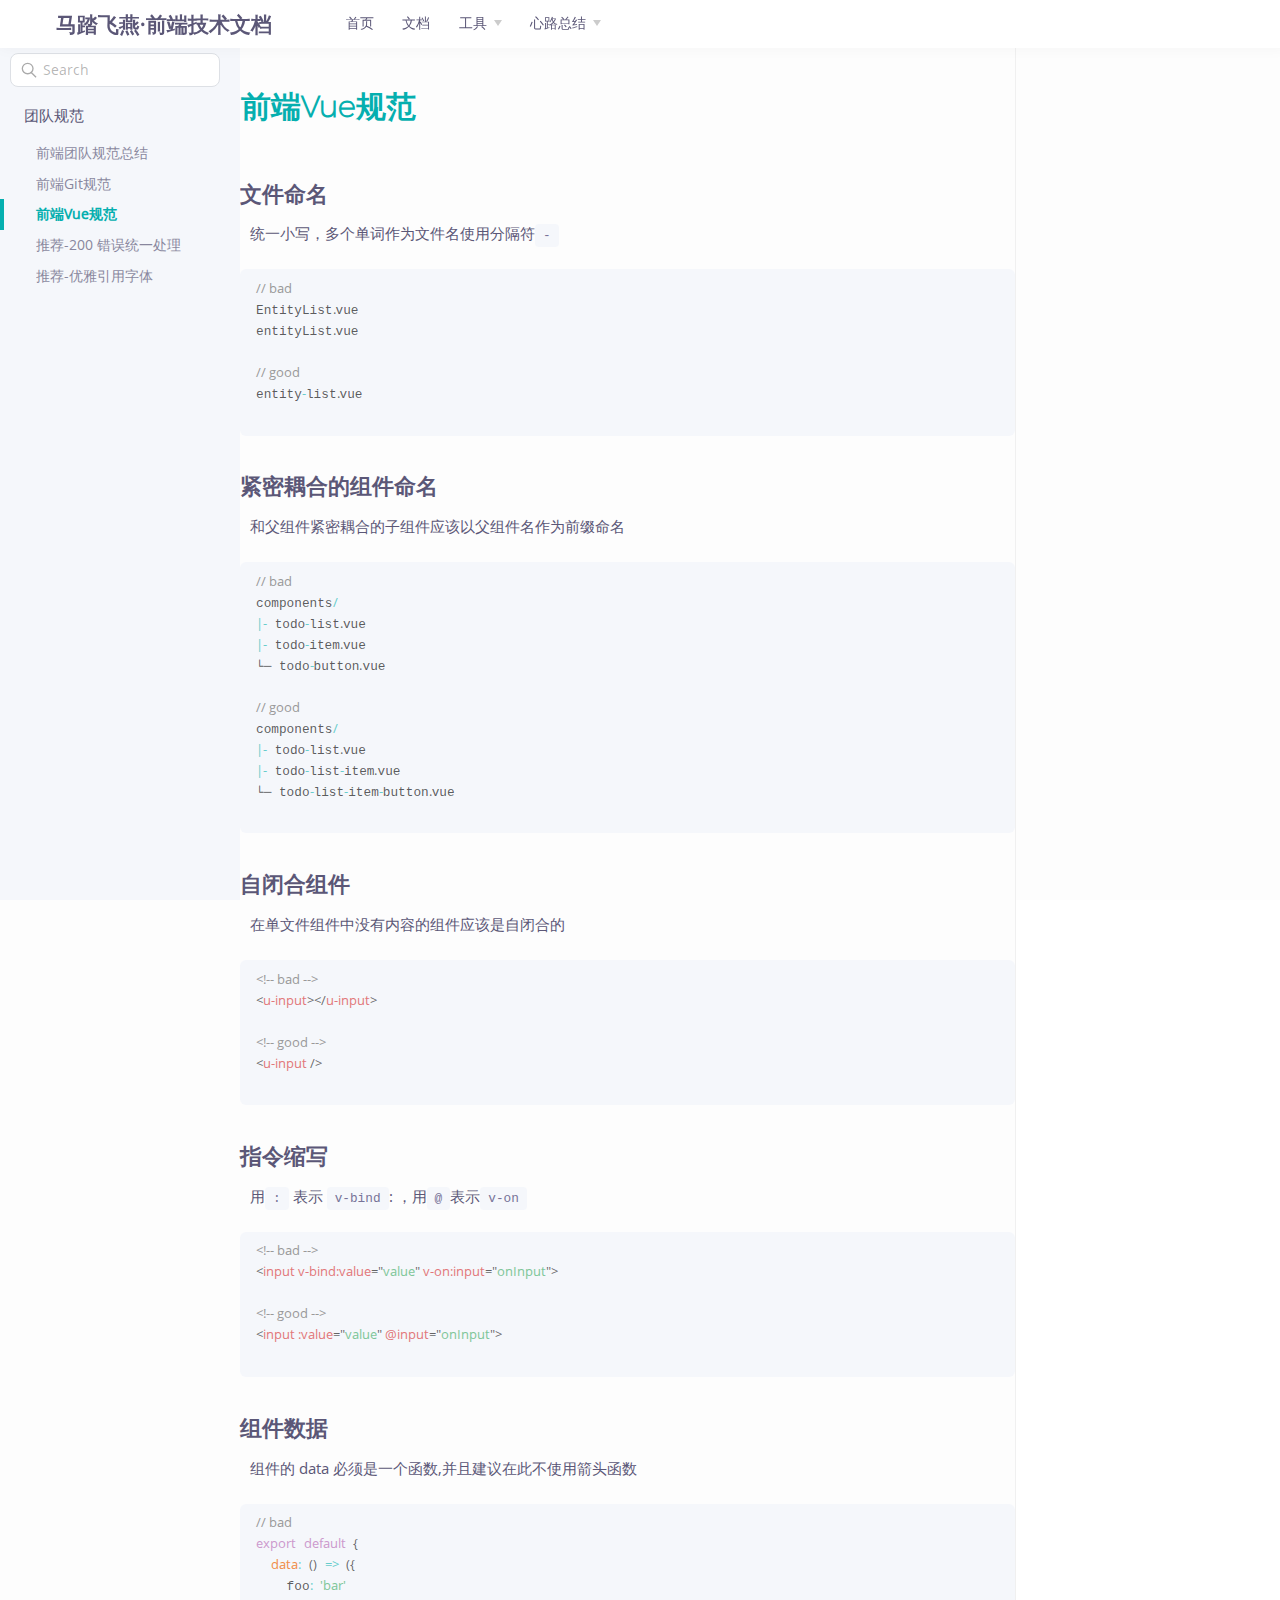
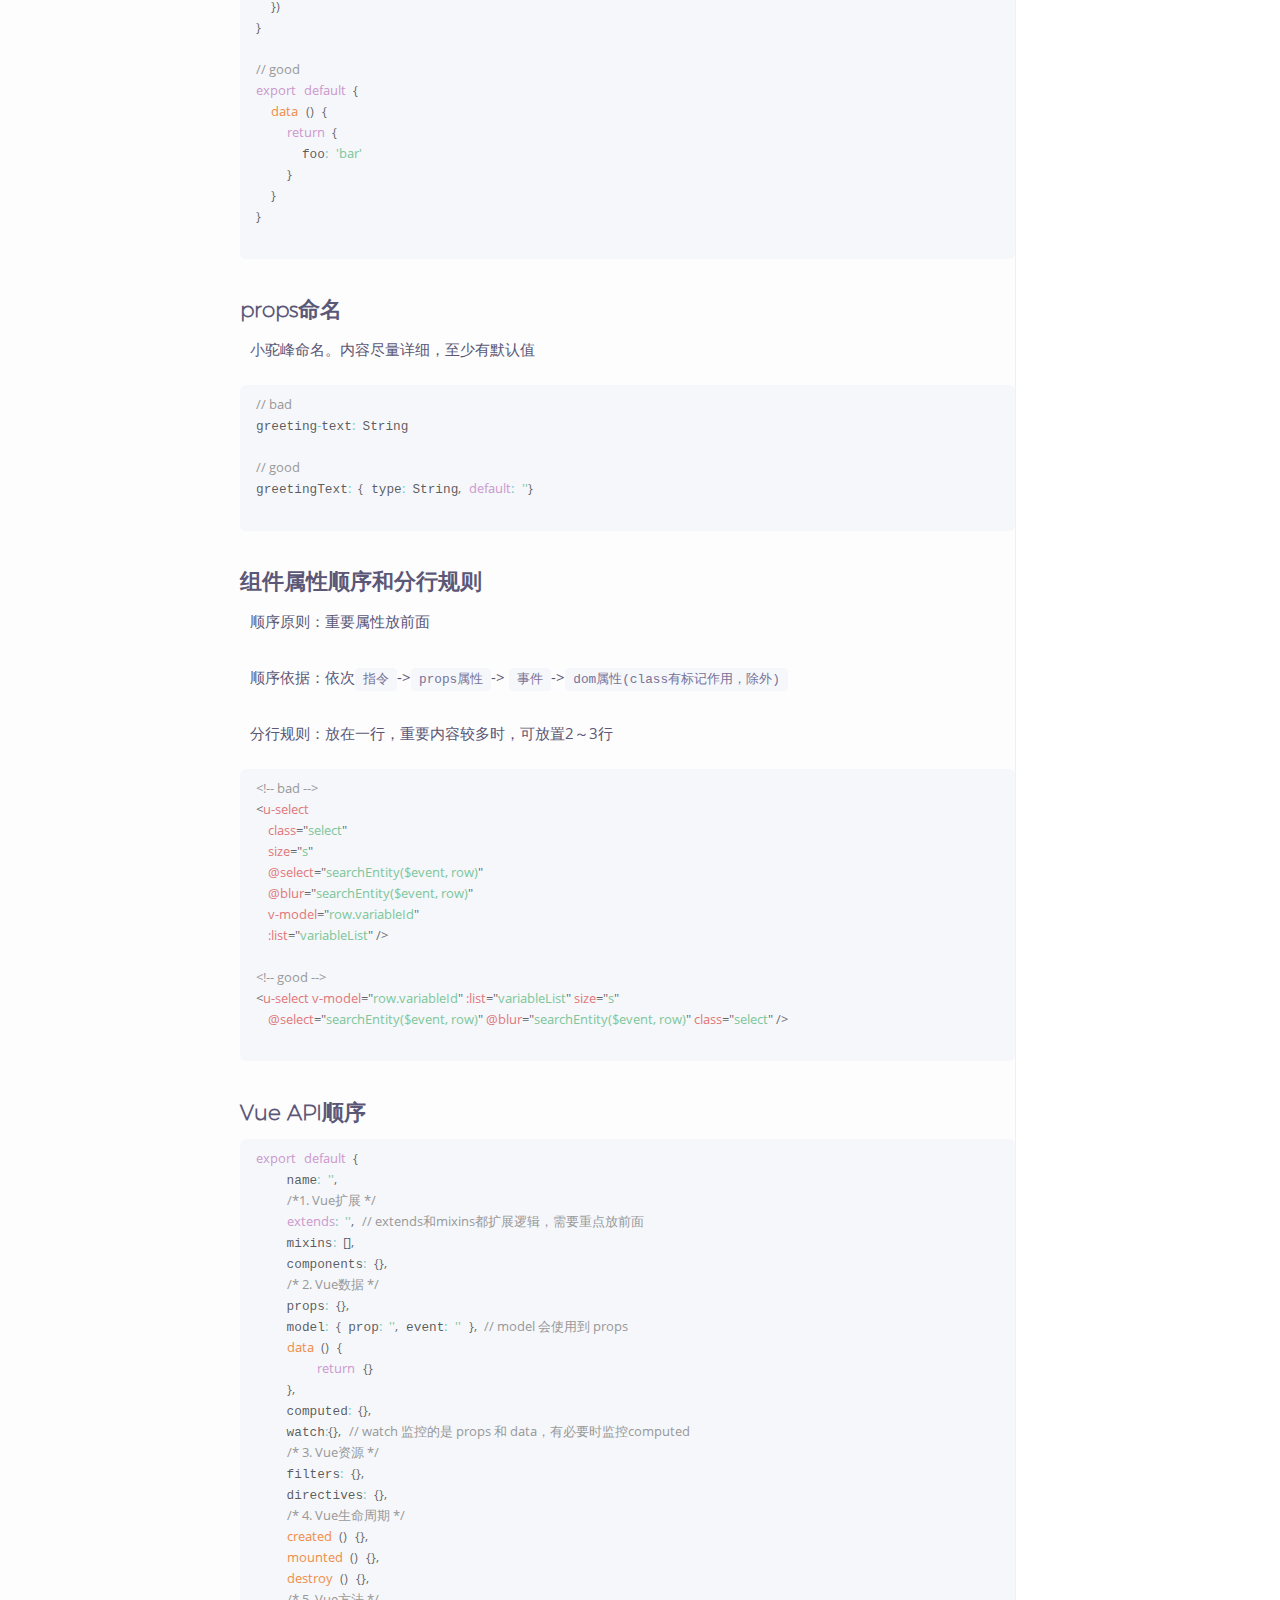
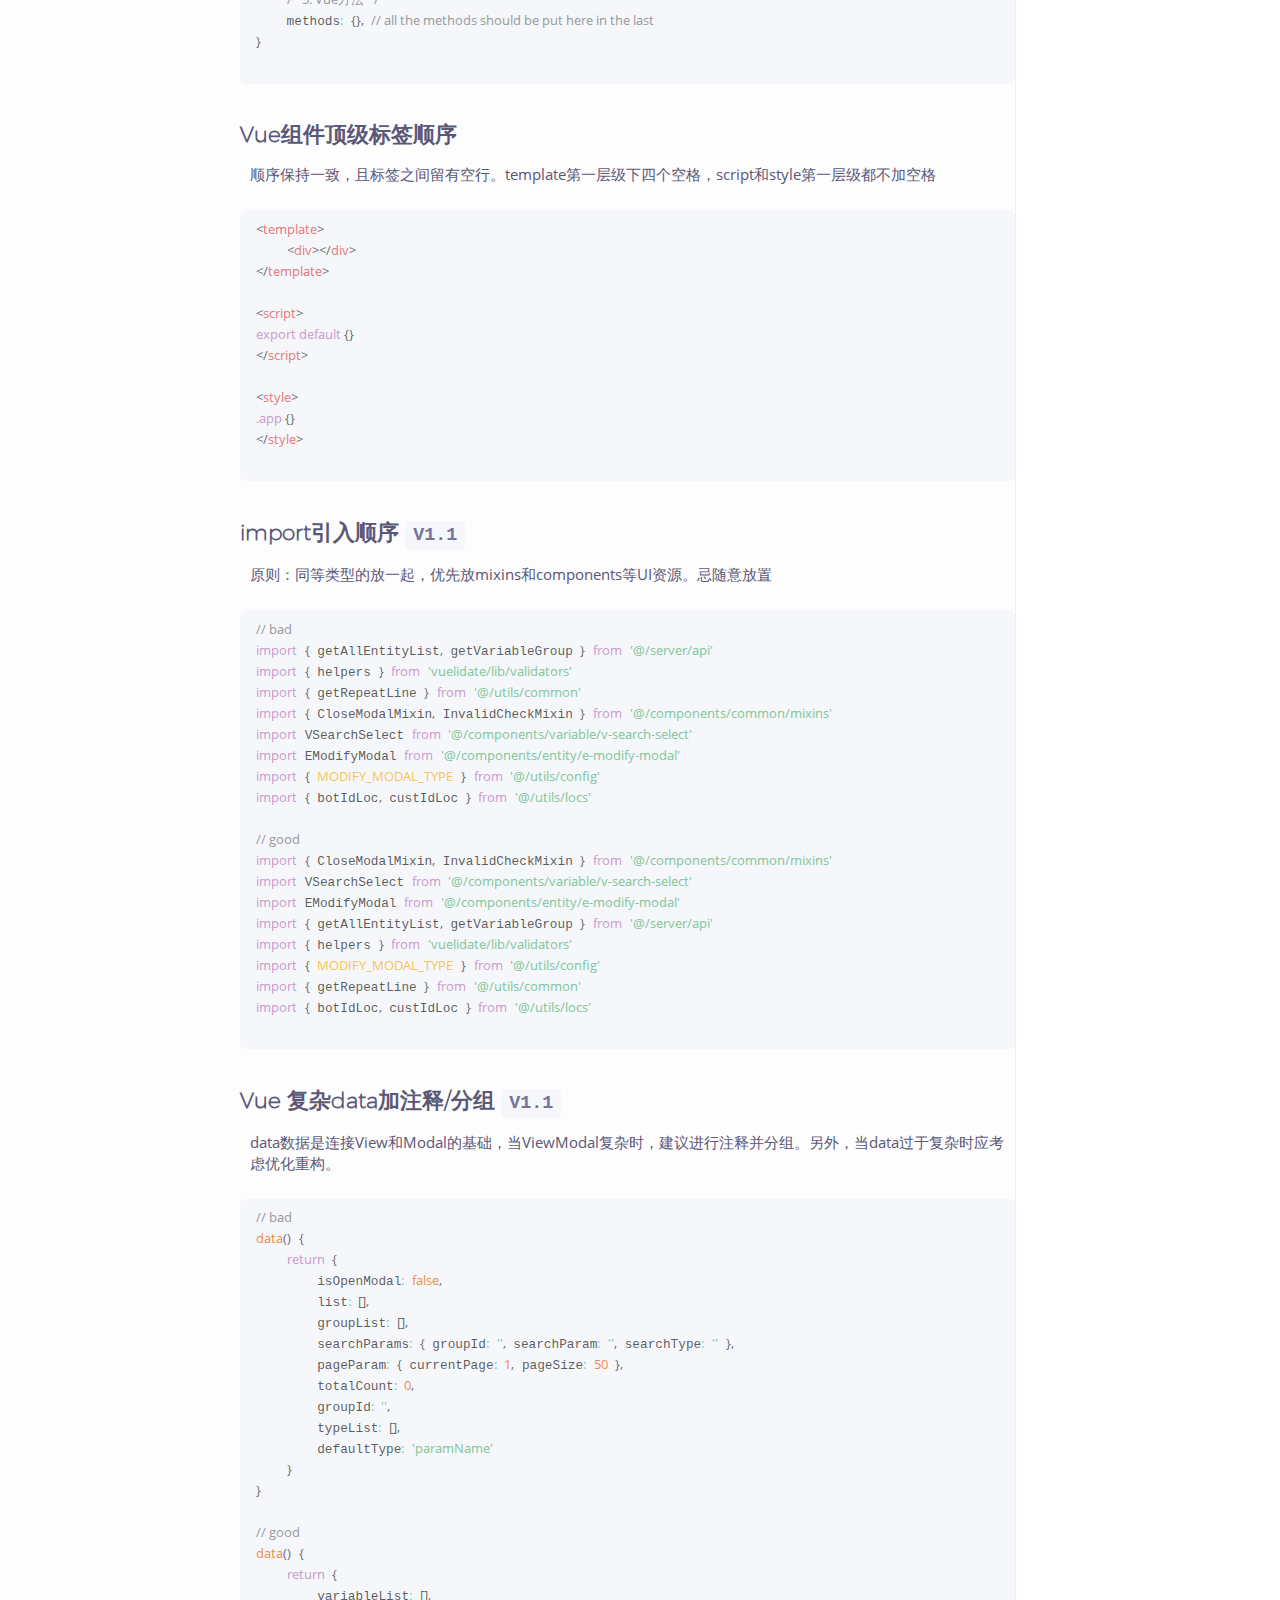
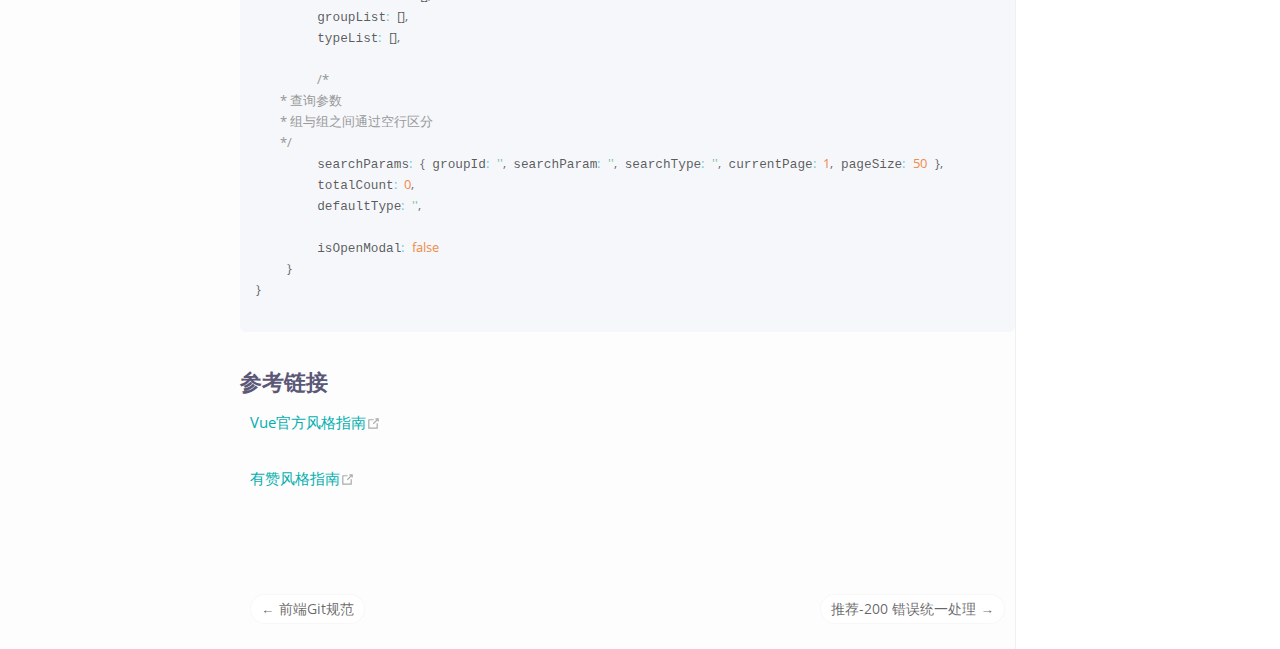
<file: team-standard/1.standard-vue.html>
<!DOCTYPE html>
<html lang="en-US">
  <head>
    <meta charset="utf-8">
    <meta name="viewport" content="width=device-width,initial-scale=1">
    <title>前端Vue规范 | 马踏飞燕·前端技术文档</title>
    <meta name="generator" content="VuePress 1.5.0">
    <link rel="icon" href="https://m.matafy.com/favicon.ico">
    <meta name="description" content="是时候展现真正的技术了">
    <meta http-equiv="cache-control" content="no-cache, no-store, must-revalidate">
    <meta http-equiv="pragma" content="no-cache">
    <meta http-equiv="expires" content="0">
    <link rel="preload" href="/assets/css/0.styles.53041a0e.css" as="style"><link rel="preload" href="/assets/js/app.b02df308.js" as="script"><link rel="preload" href="/assets/js/6.663c7874.js" as="script"><link rel="preload" href="/assets/js/1.2f6e2608.js" as="script"><link rel="preload" href="/assets/js/41.35aa6a34.js" as="script"><link rel="prefetch" href="/assets/js/10.8f000972.js"><link rel="prefetch" href="/assets/js/11.b262c6e4.js"><link rel="prefetch" href="/assets/js/12.ab66e3d8.js"><link rel="prefetch" href="/assets/js/13.d244b3f0.js"><link rel="prefetch" href="/assets/js/14.be511715.js"><link rel="prefetch" href="/assets/js/15.4fed3029.js"><link rel="prefetch" href="/assets/js/16.d4ade4a1.js"><link rel="prefetch" href="/assets/js/17.45ca5d70.js"><link rel="prefetch" href="/assets/js/18.15168a00.js"><link rel="prefetch" href="/assets/js/19.42b4997d.js"><link rel="prefetch" href="/assets/js/2.b864225a.js"><link rel="prefetch" href="/assets/js/20.c7ddc94c.js"><link rel="prefetch" href="/assets/js/21.b7712d3d.js"><link rel="prefetch" href="/assets/js/22.314ece43.js"><link rel="prefetch" href="/assets/js/23.1bbb80b4.js"><link rel="prefetch" href="/assets/js/24.34e7b6d3.js"><link rel="prefetch" href="/assets/js/25.0c290e87.js"><link rel="prefetch" href="/assets/js/26.df8bc4fd.js"><link rel="prefetch" href="/assets/js/27.8be3ccd7.js"><link rel="prefetch" href="/assets/js/28.1865c8db.js"><link rel="prefetch" href="/assets/js/29.5499d123.js"><link rel="prefetch" href="/assets/js/30.70efd233.js"><link rel="prefetch" href="/assets/js/31.5a30fa68.js"><link rel="prefetch" href="/assets/js/32.354744b4.js"><link rel="prefetch" href="/assets/js/33.1b69e9c9.js"><link rel="prefetch" href="/assets/js/34.e47da1bd.js"><link rel="prefetch" href="/assets/js/35.9ec9c37c.js"><link rel="prefetch" href="/assets/js/36.5078119a.js"><link rel="prefetch" href="/assets/js/37.6316a4ae.js"><link rel="prefetch" href="/assets/js/38.b0410464.js"><link rel="prefetch" href="/assets/js/39.ba4e6097.js"><link rel="prefetch" href="/assets/js/40.0fde9805.js"><link rel="prefetch" href="/assets/js/42.b9984483.js"><link rel="prefetch" href="/assets/js/43.1fd576bd.js"><link rel="prefetch" href="/assets/js/7.29027025.js"><link rel="prefetch" href="/assets/js/8.27af4099.js"><link rel="prefetch" href="/assets/js/9.1e351e8c.js"><link rel="prefetch" href="/assets/js/vendors~docsearch.5a9ed7a3.js"><link rel="prefetch" href="/assets/js/vendors~flowchart.bf9b2c0a.js">
    <link rel="stylesheet" href="/assets/css/0.styles.53041a0e.css">
  </head>
  <body>
    <div id="app" data-server-rendered="true"><div class="theme-container"><header class="navbar shadow"><div class="sidebar-button"><svg xmlns="http://www.w3.org/2000/svg" aria-hidden="true" role="img" viewBox="0 0 448 512" class="icon"><path fill="currentColor" d="M436 124H12c-6.627 0-12-5.373-12-12V80c0-6.627 5.373-12 12-12h424c6.627 0 12 5.373 12 12v32c0 6.627-5.373 12-12 12zm0 160H12c-6.627 0-12-5.373-12-12v-32c0-6.627 5.373-12 12-12h424c6.627 0 12 5.373 12 12v32c0 6.627-5.373 12-12 12zm0 160H12c-6.627 0-12-5.373-12-12v-32c0-6.627 5.373-12 12-12h424c6.627 0 12 5.373 12 12v32c0 6.627-5.373 12-12 12z"></path></svg></div> <div class="con-btns-header"><a href="/" class="home-link router-link-active"><!----> <span class="site-name">马踏飞燕·前端技术文档</span></a> <div class="links linksColor"><nav class="nav-links can-hide"><div class="nav-item"><a href="/" class="nav-link">首页</a></div><div class="nav-item"><a href="/team-standard/0.summary.html" class="nav-link">文档</a></div><div class="nav-item"><div class="dropdown-wrapper"><a class="dropdown-title"><span class="title">工具</span> <span class="arrow right"></span></a> <ul class="nav-dropdown"><li class="dropdown-item"><!----> <a href="https://github.com/axuebin/articles/issues/39" target="_blank" rel="noopener noreferrer" class="nav-link">2020年前端复习</a></li><li class="dropdown-item"><!----> <a href="https://github.com/yygmind/blog/issues/43" target="_blank" rel="noopener noreferrer" class="nav-link">前端100问</a></li></ul></div></div><div class="nav-item"><div class="dropdown-wrapper"><a class="dropdown-title"><span class="title">心路总结</span> <span class="arrow right"></span></a> <ul class="nav-dropdown"><li class="dropdown-item"><!----> <a href="https://juejin.im/post/5e818e4de51d4546fb276d97" target="_blank" rel="noopener noreferrer" class="nav-link">001</a></li></ul></div></div></nav></div></div> <div class="con-redes-download"><!----></div></header> <div class="sidebar-map"><div class="c-sidebar-map"><ul class="sidebar-links-map"><li><div class="sidebar-group first collapsable"><ul class="sidebar-group-items"><li><a href="/team-standard/0.summary.html" class="sidebar-link">前端团队规范总结</a></li><li><a href="/team-standard/1.standard-git.html" class="sidebar-link">前端Git规范</a></li><li><a href="/team-standard/1.standard-vue.html" class="active sidebar-link">前端Vue规范</a></li><li><a href="/team-standard/2.recommend-code200.html" class="sidebar-link">推荐-200 错误统一处理</a></li><li><a href="/team-standard/2.recommend-css-font.html" class="sidebar-link">推荐-优雅引用字体</a></li></ul></div></li></ul> </div> <div class="con-carbon-noti"></div></div> <div class="sidebar-mask"></div> <div class="sidebar"><div class="c-sidebar"> <div class="search-box"><input aria-label="Search" placeholder="Search" autocomplete="off" spellcheck="false" value=""> <!----></div> <nav class="nav-links"><div class="nav-item"><a href="/" class="nav-link">首页</a></div><div class="nav-item"><a href="/team-standard/0.summary.html" class="nav-link">文档</a></div><div class="nav-item"><div class="dropdown-wrapper"><a class="dropdown-title"><span class="title">工具</span> <span class="arrow right"></span></a> <ul class="nav-dropdown"><li class="dropdown-item"><!----> <a href="https://github.com/axuebin/articles/issues/39" target="_blank" rel="noopener noreferrer" class="nav-link">2020年前端复习</a></li><li class="dropdown-item"><!----> <a href="https://github.com/yygmind/blog/issues/43" target="_blank" rel="noopener noreferrer" class="nav-link">前端100问</a></li></ul></div></div><div class="nav-item"><div class="dropdown-wrapper"><a class="dropdown-title"><span class="title">心路总结</span> <span class="arrow right"></span></a> <ul class="nav-dropdown"><li class="dropdown-item"><!----> <a href="https://juejin.im/post/5e818e4de51d4546fb276d97" target="_blank" rel="noopener noreferrer" class="nav-link">001</a></li></ul></div></div></nav> <ul class="sidebar-links"><li><div class="sidebar-group first collapsable"><p class="sidebar-heading open"><span>团队规范</span></p> <ul class="sidebar-group-items"><li><a href="/team-standard/0.summary.html" class="sidebar-link">前端团队规范总结</a></li><li><a href="/team-standard/1.standard-git.html" class="sidebar-link">前端Git规范</a></li><li><a href="/team-standard/1.standard-vue.html" class="active sidebar-link">前端Vue规范</a></li><li><a href="/team-standard/2.recommend-code200.html" class="sidebar-link">推荐-200 错误统一处理</a></li><li><a href="/team-standard/2.recommend-css-font.html" class="sidebar-link">推荐-优雅引用字体</a></li></ul></div></li></ul> </div></div> <!----> <!----> <div class="page"><div class="content-pagex content content__default"><h1 id="前端vue规范"><a href="#前端vue规范" class="header-anchor">#</a> 前端Vue规范</h1> <h3 id="文件命名"><a href="#文件命名" class="header-anchor">#</a> 文件命名</h3> <p>统一小写，多个单词作为文件名使用分隔符<code>-</code></p> <div class="language-js extra-class"><pre class="language-js"><code><span class="token comment">// bad</span>
EntityList<span class="token punctuation">.</span>vue
entityList<span class="token punctuation">.</span>vue

<span class="token comment">// good</span>
entity<span class="token operator">-</span>list<span class="token punctuation">.</span>vue
</code></pre></div><h3 id="紧密耦合的组件命名"><a href="#紧密耦合的组件命名" class="header-anchor">#</a> 紧密耦合的组件命名</h3> <p>和父组件紧密耦合的子组件应该以父组件名作为前缀命名</p> <div class="language-js extra-class"><pre class="language-js"><code><span class="token comment">// bad</span>
components<span class="token operator">/</span>
<span class="token operator">|</span><span class="token operator">-</span> todo<span class="token operator">-</span>list<span class="token punctuation">.</span>vue
<span class="token operator">|</span><span class="token operator">-</span> todo<span class="token operator">-</span>item<span class="token punctuation">.</span>vue
└─ todo<span class="token operator">-</span>button<span class="token punctuation">.</span>vue

<span class="token comment">// good</span>
components<span class="token operator">/</span>
<span class="token operator">|</span><span class="token operator">-</span> todo<span class="token operator">-</span>list<span class="token punctuation">.</span>vue
<span class="token operator">|</span><span class="token operator">-</span> todo<span class="token operator">-</span>list<span class="token operator">-</span>item<span class="token punctuation">.</span>vue
└─ todo<span class="token operator">-</span>list<span class="token operator">-</span>item<span class="token operator">-</span>button<span class="token punctuation">.</span>vue
</code></pre></div><h3 id="自闭合组件"><a href="#自闭合组件" class="header-anchor">#</a> 自闭合组件</h3> <p>在单文件组件中没有内容的组件应该是自闭合的</p> <div class="language-html extra-class"><pre class="language-html"><code><span class="token comment">&lt;!-- bad --&gt;</span>
<span class="token tag"><span class="token tag"><span class="token punctuation">&lt;</span>u-input</span><span class="token punctuation">&gt;</span></span><span class="token tag"><span class="token tag"><span class="token punctuation">&lt;/</span>u-input</span><span class="token punctuation">&gt;</span></span>

<span class="token comment">&lt;!-- good --&gt;</span>
<span class="token tag"><span class="token tag"><span class="token punctuation">&lt;</span>u-input</span> <span class="token punctuation">/&gt;</span></span>
</code></pre></div><h3 id="指令缩写"><a href="#指令缩写" class="header-anchor">#</a> 指令缩写</h3> <p>用<code>:</code> 表示 <code>v-bind</code>: ，用<code>@</code>表示<code>v-on</code></p> <div class="language-html extra-class"><pre class="language-html"><code><span class="token comment">&lt;!-- bad --&gt;</span>
<span class="token tag"><span class="token tag"><span class="token punctuation">&lt;</span>input</span> <span class="token attr-name"><span class="token namespace">v-bind:</span>value</span><span class="token attr-value"><span class="token punctuation">=</span><span class="token punctuation">&quot;</span>value<span class="token punctuation">&quot;</span></span> <span class="token attr-name"><span class="token namespace">v-on:</span>input</span><span class="token attr-value"><span class="token punctuation">=</span><span class="token punctuation">&quot;</span>onInput<span class="token punctuation">&quot;</span></span><span class="token punctuation">&gt;</span></span>

<span class="token comment">&lt;!-- good --&gt;</span>
<span class="token tag"><span class="token tag"><span class="token punctuation">&lt;</span>input</span> <span class="token attr-name">:value</span><span class="token attr-value"><span class="token punctuation">=</span><span class="token punctuation">&quot;</span>value<span class="token punctuation">&quot;</span></span> <span class="token attr-name">@input</span><span class="token attr-value"><span class="token punctuation">=</span><span class="token punctuation">&quot;</span>onInput<span class="token punctuation">&quot;</span></span><span class="token punctuation">&gt;</span></span>
</code></pre></div><h3 id="组件数据"><a href="#组件数据" class="header-anchor">#</a> 组件数据</h3> <p>组件的 data 必须是一个函数,并且建议在此不使用箭头函数</p> <div class="language-js extra-class"><pre class="language-js"><code><span class="token comment">// bad</span>
<span class="token keyword">export</span> <span class="token keyword">default</span> <span class="token punctuation">{</span>
  <span class="token function-variable function">data</span><span class="token operator">:</span> <span class="token punctuation">(</span><span class="token punctuation">)</span> <span class="token operator">=&gt;</span> <span class="token punctuation">(</span><span class="token punctuation">{</span>
    foo<span class="token operator">:</span> <span class="token string">'bar'</span>
  <span class="token punctuation">}</span><span class="token punctuation">)</span>
<span class="token punctuation">}</span>

<span class="token comment">// good</span>
<span class="token keyword">export</span> <span class="token keyword">default</span> <span class="token punctuation">{</span>
  <span class="token function">data</span> <span class="token punctuation">(</span><span class="token punctuation">)</span> <span class="token punctuation">{</span>
    <span class="token keyword">return</span> <span class="token punctuation">{</span>
      foo<span class="token operator">:</span> <span class="token string">'bar'</span>
    <span class="token punctuation">}</span>
  <span class="token punctuation">}</span>
<span class="token punctuation">}</span>
</code></pre></div><h3 id="props命名"><a href="#props命名" class="header-anchor">#</a> props命名</h3> <p>小驼峰命名。内容尽量详细，至少有默认值</p> <div class="language-js extra-class"><pre class="language-js"><code><span class="token comment">// bad</span>
greeting<span class="token operator">-</span>text<span class="token operator">:</span> String

<span class="token comment">// good</span>
greetingText<span class="token operator">:</span> <span class="token punctuation">{</span> type<span class="token operator">:</span> String<span class="token punctuation">,</span> <span class="token keyword">default</span><span class="token operator">:</span> <span class="token string">''</span><span class="token punctuation">}</span>
</code></pre></div><h3 id="组件属性顺序和分行规则"><a href="#组件属性顺序和分行规则" class="header-anchor">#</a> 组件属性顺序和分行规则</h3> <p>顺序原则：重要属性放前面</p> <p>顺序依据：依次<code>指令</code>-&gt;<code>props属性</code>-&gt; <code>事件</code>-&gt;<code>dom属性(class有标记作用，除外)</code></p> <p>分行规则：放在一行，重要内容较多时，可放置2～3行</p> <div class="language-html extra-class"><pre class="language-html"><code><span class="token comment">&lt;!-- bad --&gt;</span>
<span class="token tag"><span class="token tag"><span class="token punctuation">&lt;</span>u-select</span>
    <span class="token attr-name">class</span><span class="token attr-value"><span class="token punctuation">=</span><span class="token punctuation">&quot;</span>select<span class="token punctuation">&quot;</span></span>
    <span class="token attr-name">size</span><span class="token attr-value"><span class="token punctuation">=</span><span class="token punctuation">&quot;</span>s<span class="token punctuation">&quot;</span></span>
    <span class="token attr-name">@select</span><span class="token attr-value"><span class="token punctuation">=</span><span class="token punctuation">&quot;</span>searchEntity($event, row)<span class="token punctuation">&quot;</span></span>
    <span class="token attr-name">@blur</span><span class="token attr-value"><span class="token punctuation">=</span><span class="token punctuation">&quot;</span>searchEntity($event, row)<span class="token punctuation">&quot;</span></span>
    <span class="token attr-name">v-model</span><span class="token attr-value"><span class="token punctuation">=</span><span class="token punctuation">&quot;</span>row.variableId<span class="token punctuation">&quot;</span></span>
    <span class="token attr-name">:list</span><span class="token attr-value"><span class="token punctuation">=</span><span class="token punctuation">&quot;</span>variableList<span class="token punctuation">&quot;</span></span> <span class="token punctuation">/&gt;</span></span>

<span class="token comment">&lt;!-- good --&gt;</span>
<span class="token tag"><span class="token tag"><span class="token punctuation">&lt;</span>u-select</span> <span class="token attr-name">v-model</span><span class="token attr-value"><span class="token punctuation">=</span><span class="token punctuation">&quot;</span>row.variableId<span class="token punctuation">&quot;</span></span> <span class="token attr-name">:list</span><span class="token attr-value"><span class="token punctuation">=</span><span class="token punctuation">&quot;</span>variableList<span class="token punctuation">&quot;</span></span> <span class="token attr-name">size</span><span class="token attr-value"><span class="token punctuation">=</span><span class="token punctuation">&quot;</span>s<span class="token punctuation">&quot;</span></span>
    <span class="token attr-name">@select</span><span class="token attr-value"><span class="token punctuation">=</span><span class="token punctuation">&quot;</span>searchEntity($event, row)<span class="token punctuation">&quot;</span></span> <span class="token attr-name">@blur</span><span class="token attr-value"><span class="token punctuation">=</span><span class="token punctuation">&quot;</span>searchEntity($event, row)<span class="token punctuation">&quot;</span></span> <span class="token attr-name">class</span><span class="token attr-value"><span class="token punctuation">=</span><span class="token punctuation">&quot;</span>select<span class="token punctuation">&quot;</span></span> <span class="token punctuation">/&gt;</span></span>
</code></pre></div><h3 id="vue-api顺序"><a href="#vue-api顺序" class="header-anchor">#</a> Vue API顺序</h3> <div class="language-js extra-class"><pre class="language-js"><code><span class="token keyword">export</span> <span class="token keyword">default</span> <span class="token punctuation">{</span>
    name<span class="token operator">:</span> <span class="token string">''</span><span class="token punctuation">,</span>
    <span class="token comment">/*1. Vue扩展 */</span>
    <span class="token keyword">extends</span><span class="token operator">:</span> <span class="token string">''</span><span class="token punctuation">,</span> <span class="token comment">// extends和mixins都扩展逻辑，需要重点放前面</span>
    mixins<span class="token operator">:</span> <span class="token punctuation">[</span><span class="token punctuation">]</span><span class="token punctuation">,</span>   
    components<span class="token operator">:</span> <span class="token punctuation">{</span><span class="token punctuation">}</span><span class="token punctuation">,</span>
    <span class="token comment">/* 2. Vue数据 */</span>
    props<span class="token operator">:</span> <span class="token punctuation">{</span><span class="token punctuation">}</span><span class="token punctuation">,</span>
    model<span class="token operator">:</span> <span class="token punctuation">{</span> prop<span class="token operator">:</span> <span class="token string">''</span><span class="token punctuation">,</span> event<span class="token operator">:</span> <span class="token string">''</span> <span class="token punctuation">}</span><span class="token punctuation">,</span> <span class="token comment">// model 会使用到 props</span>
    <span class="token function">data</span> <span class="token punctuation">(</span><span class="token punctuation">)</span> <span class="token punctuation">{</span>
        <span class="token keyword">return</span> <span class="token punctuation">{</span><span class="token punctuation">}</span>
    <span class="token punctuation">}</span><span class="token punctuation">,</span>
    computed<span class="token operator">:</span> <span class="token punctuation">{</span><span class="token punctuation">}</span><span class="token punctuation">,</span>
    watch<span class="token operator">:</span><span class="token punctuation">{</span><span class="token punctuation">}</span><span class="token punctuation">,</span> <span class="token comment">// watch 监控的是 props 和 data，有必要时监控computed</span>
    <span class="token comment">/* 3. Vue资源 */</span>
    filters<span class="token operator">:</span> <span class="token punctuation">{</span><span class="token punctuation">}</span><span class="token punctuation">,</span>
    directives<span class="token operator">:</span> <span class="token punctuation">{</span><span class="token punctuation">}</span><span class="token punctuation">,</span>
    <span class="token comment">/* 4. Vue生命周期 */</span>
    <span class="token function">created</span> <span class="token punctuation">(</span><span class="token punctuation">)</span> <span class="token punctuation">{</span><span class="token punctuation">}</span><span class="token punctuation">,</span>
    <span class="token function">mounted</span> <span class="token punctuation">(</span><span class="token punctuation">)</span> <span class="token punctuation">{</span><span class="token punctuation">}</span><span class="token punctuation">,</span>
    <span class="token function">destroy</span> <span class="token punctuation">(</span><span class="token punctuation">)</span> <span class="token punctuation">{</span><span class="token punctuation">}</span><span class="token punctuation">,</span>
    <span class="token comment">/* 5. Vue方法 */</span>
    methods<span class="token operator">:</span> <span class="token punctuation">{</span><span class="token punctuation">}</span><span class="token punctuation">,</span> <span class="token comment">// all the methods should be put here in the last</span>
<span class="token punctuation">}</span>
</code></pre></div><h3 id="vue组件顶级标签顺序"><a href="#vue组件顶级标签顺序" class="header-anchor">#</a> Vue组件顶级标签顺序</h3> <p>顺序保持一致，且标签之间留有空行。template第一层级下四个空格，script和style第一层级都不加空格</p> <div class="language-html extra-class"><pre class="language-html"><code><span class="token tag"><span class="token tag"><span class="token punctuation">&lt;</span>template</span><span class="token punctuation">&gt;</span></span>
    <span class="token tag"><span class="token tag"><span class="token punctuation">&lt;</span>div</span><span class="token punctuation">&gt;</span></span><span class="token tag"><span class="token tag"><span class="token punctuation">&lt;/</span>div</span><span class="token punctuation">&gt;</span></span>
<span class="token tag"><span class="token tag"><span class="token punctuation">&lt;/</span>template</span><span class="token punctuation">&gt;</span></span>

<span class="token tag"><span class="token tag"><span class="token punctuation">&lt;</span>script</span><span class="token punctuation">&gt;</span></span><span class="token script"><span class="token language-javascript">
<span class="token keyword">export</span> <span class="token keyword">default</span> <span class="token punctuation">{</span><span class="token punctuation">}</span>
</span></span><span class="token tag"><span class="token tag"><span class="token punctuation">&lt;/</span>script</span><span class="token punctuation">&gt;</span></span>

<span class="token tag"><span class="token tag"><span class="token punctuation">&lt;</span>style</span><span class="token punctuation">&gt;</span></span><span class="token style"><span class="token language-css">
<span class="token selector">.app</span> <span class="token punctuation">{</span><span class="token punctuation">}</span>
</span></span><span class="token tag"><span class="token tag"><span class="token punctuation">&lt;/</span>style</span><span class="token punctuation">&gt;</span></span>
</code></pre></div><h3 id="import引入顺序-v1-1"><a href="#import引入顺序-v1-1" class="header-anchor">#</a> import引入顺序 <code>V1.1</code></h3> <p>原则：同等类型的放一起，优先放mixins和components等UI资源。忌随意放置</p> <div class="language-js extra-class"><pre class="language-js"><code><span class="token comment">// bad</span>
<span class="token keyword">import</span> <span class="token punctuation">{</span> getAllEntityList<span class="token punctuation">,</span> getVariableGroup <span class="token punctuation">}</span> <span class="token keyword">from</span> <span class="token string">'@/server/api'</span>
<span class="token keyword">import</span> <span class="token punctuation">{</span> helpers <span class="token punctuation">}</span> <span class="token keyword">from</span> <span class="token string">'vuelidate/lib/validators'</span>
<span class="token keyword">import</span> <span class="token punctuation">{</span> getRepeatLine <span class="token punctuation">}</span> <span class="token keyword">from</span> <span class="token string">'@/utils/common'</span>
<span class="token keyword">import</span> <span class="token punctuation">{</span> CloseModalMixin<span class="token punctuation">,</span> InvalidCheckMixin <span class="token punctuation">}</span> <span class="token keyword">from</span> <span class="token string">'@/components/common/mixins'</span>
<span class="token keyword">import</span> VSearchSelect <span class="token keyword">from</span> <span class="token string">'@/components/variable/v-search-select'</span>
<span class="token keyword">import</span> EModifyModal <span class="token keyword">from</span> <span class="token string">'@/components/entity/e-modify-modal'</span>
<span class="token keyword">import</span> <span class="token punctuation">{</span> <span class="token constant">MODIFY_MODAL_TYPE</span> <span class="token punctuation">}</span> <span class="token keyword">from</span> <span class="token string">'@/utils/config'</span>
<span class="token keyword">import</span> <span class="token punctuation">{</span> botIdLoc<span class="token punctuation">,</span> custIdLoc <span class="token punctuation">}</span> <span class="token keyword">from</span> <span class="token string">'@/utils/locs'</span>

<span class="token comment">// good</span>
<span class="token keyword">import</span> <span class="token punctuation">{</span> CloseModalMixin<span class="token punctuation">,</span> InvalidCheckMixin <span class="token punctuation">}</span> <span class="token keyword">from</span> <span class="token string">'@/components/common/mixins'</span>
<span class="token keyword">import</span> VSearchSelect <span class="token keyword">from</span> <span class="token string">'@/components/variable/v-search-select'</span>
<span class="token keyword">import</span> EModifyModal <span class="token keyword">from</span> <span class="token string">'@/components/entity/e-modify-modal'</span>
<span class="token keyword">import</span> <span class="token punctuation">{</span> getAllEntityList<span class="token punctuation">,</span> getVariableGroup <span class="token punctuation">}</span> <span class="token keyword">from</span> <span class="token string">'@/server/api'</span>
<span class="token keyword">import</span> <span class="token punctuation">{</span> helpers <span class="token punctuation">}</span> <span class="token keyword">from</span> <span class="token string">'vuelidate/lib/validators'</span>
<span class="token keyword">import</span> <span class="token punctuation">{</span> <span class="token constant">MODIFY_MODAL_TYPE</span> <span class="token punctuation">}</span> <span class="token keyword">from</span> <span class="token string">'@/utils/config'</span>
<span class="token keyword">import</span> <span class="token punctuation">{</span> getRepeatLine <span class="token punctuation">}</span> <span class="token keyword">from</span> <span class="token string">'@/utils/common'</span>
<span class="token keyword">import</span> <span class="token punctuation">{</span> botIdLoc<span class="token punctuation">,</span> custIdLoc <span class="token punctuation">}</span> <span class="token keyword">from</span> <span class="token string">'@/utils/locs'</span>
</code></pre></div><h3 id="vue-复杂data加注释-分组-v1-1"><a href="#vue-复杂data加注释-分组-v1-1" class="header-anchor">#</a> Vue 复杂data加注释/分组 <code>V1.1</code></h3> <p>data数据是连接View和Modal的基础，当ViewModal复杂时，建议进行注释并分组。另外，当data过于复杂时应考虑优化重构。</p> <div class="language-js extra-class"><pre class="language-js"><code><span class="token comment">// bad</span>
<span class="token function">data</span><span class="token punctuation">(</span><span class="token punctuation">)</span> <span class="token punctuation">{</span>
    <span class="token keyword">return</span> <span class="token punctuation">{</span>
        isOpenModal<span class="token operator">:</span> <span class="token boolean">false</span><span class="token punctuation">,</span>
        list<span class="token operator">:</span> <span class="token punctuation">[</span><span class="token punctuation">]</span><span class="token punctuation">,</span>
        groupList<span class="token operator">:</span> <span class="token punctuation">[</span><span class="token punctuation">]</span><span class="token punctuation">,</span>
        searchParams<span class="token operator">:</span> <span class="token punctuation">{</span> groupId<span class="token operator">:</span> <span class="token string">''</span><span class="token punctuation">,</span> searchParam<span class="token operator">:</span> <span class="token string">''</span><span class="token punctuation">,</span> searchType<span class="token operator">:</span> <span class="token string">''</span> <span class="token punctuation">}</span><span class="token punctuation">,</span>
        pageParam<span class="token operator">:</span> <span class="token punctuation">{</span> currentPage<span class="token operator">:</span> <span class="token number">1</span><span class="token punctuation">,</span> pageSize<span class="token operator">:</span> <span class="token number">50</span> <span class="token punctuation">}</span><span class="token punctuation">,</span>
        totalCount<span class="token operator">:</span> <span class="token number">0</span><span class="token punctuation">,</span>
        groupId<span class="token operator">:</span> <span class="token string">''</span><span class="token punctuation">,</span>
        typeList<span class="token operator">:</span> <span class="token punctuation">[</span><span class="token punctuation">]</span><span class="token punctuation">,</span>
        defaultType<span class="token operator">:</span> <span class="token string">'paramName'</span>
    <span class="token punctuation">}</span>
<span class="token punctuation">}</span>

<span class="token comment">// good</span>
<span class="token function">data</span><span class="token punctuation">(</span><span class="token punctuation">)</span> <span class="token punctuation">{</span>
    <span class="token keyword">return</span> <span class="token punctuation">{</span>
        variableList<span class="token operator">:</span> <span class="token punctuation">[</span><span class="token punctuation">]</span><span class="token punctuation">,</span>
        groupList<span class="token operator">:</span> <span class="token punctuation">[</span><span class="token punctuation">]</span><span class="token punctuation">,</span>
        typeList<span class="token operator">:</span> <span class="token punctuation">[</span><span class="token punctuation">]</span><span class="token punctuation">,</span>

        <span class="token comment">/*
        * 查询参数
        * 组与组之间通过空行区分
        */</span>
        searchParams<span class="token operator">:</span> <span class="token punctuation">{</span> groupId<span class="token operator">:</span> <span class="token string">''</span><span class="token punctuation">,</span> searchParam<span class="token operator">:</span> <span class="token string">''</span><span class="token punctuation">,</span> searchType<span class="token operator">:</span> <span class="token string">''</span><span class="token punctuation">,</span> currentPage<span class="token operator">:</span> <span class="token number">1</span><span class="token punctuation">,</span> pageSize<span class="token operator">:</span> <span class="token number">50</span> <span class="token punctuation">}</span><span class="token punctuation">,</span>
        totalCount<span class="token operator">:</span> <span class="token number">0</span><span class="token punctuation">,</span>
        defaultType<span class="token operator">:</span> <span class="token string">''</span><span class="token punctuation">,</span>

        isOpenModal<span class="token operator">:</span> <span class="token boolean">false</span>
    <span class="token punctuation">}</span>
<span class="token punctuation">}</span>
</code></pre></div><h3 id="参考链接"><a href="#参考链接" class="header-anchor">#</a> 参考链接</h3> <p><a href="https://cn.vuejs.org/v2/style-guide/index.html" target="_blank" rel="noopener noreferrer">Vue官方风格指南<svg xmlns="http://www.w3.org/2000/svg" aria-hidden="true" x="0px" y="0px" viewBox="0 0 100 100" width="15" height="15" class="icon outbound"><path fill="currentColor" d="M18.8,85.1h56l0,0c2.2,0,4-1.8,4-4v-32h-8v28h-48v-48h28v-8h-32l0,0c-2.2,0-4,1.8-4,4v56C14.8,83.3,16.6,85.1,18.8,85.1z"></path> <polygon fill="currentColor" points="45.7,48.7 51.3,54.3 77.2,28.5 77.2,37.2 85.2,37.2 85.2,14.9 62.8,14.9 62.8,22.9 71.5,22.9"></polygon></svg></a></p> <p><a href="https://youzan.github.io/vant/#/zh-CN/style-guide" target="_blank" rel="noopener noreferrer">有赞风格指南<svg xmlns="http://www.w3.org/2000/svg" aria-hidden="true" x="0px" y="0px" viewBox="0 0 100 100" width="15" height="15" class="icon outbound"><path fill="currentColor" d="M18.8,85.1h56l0,0c2.2,0,4-1.8,4-4v-32h-8v28h-48v-48h28v-8h-32l0,0c-2.2,0-4,1.8-4,4v56C14.8,83.3,16.6,85.1,18.8,85.1z"></path> <polygon fill="currentColor" points="45.7,48.7 51.3,54.3 77.2,28.5 77.2,37.2 85.2,37.2 85.2,14.9 62.8,14.9 62.8,22.9 71.5,22.9"></polygon></svg></a></p></div> <!----> <div class="content con-api"><!----> <!----></div> <div class="content page-nav"><p class="inner"><span class="prev"><a href="/team-standard/1.standard-git.html" class="prev">
                    ←
                    前端Git规范
                </a></span> <span class="next"><a href="/team-standard/2.recommend-code200.html">
                    推荐-200 错误统一处理
                    →
                </a></span></p></div> </div></div><div class="global-ui"><!----><div class="reading-progress top" data-v-21b39eda><div class="progress" data-v-21b39eda></div></div></div></div>
    <script src="/assets/js/app.b02df308.js" defer></script><script src="/assets/js/6.663c7874.js" defer></script><script src="/assets/js/1.2f6e2608.js" defer></script><script src="/assets/js/41.35aa6a34.js" defer></script>
  </body>
</html>
</file>
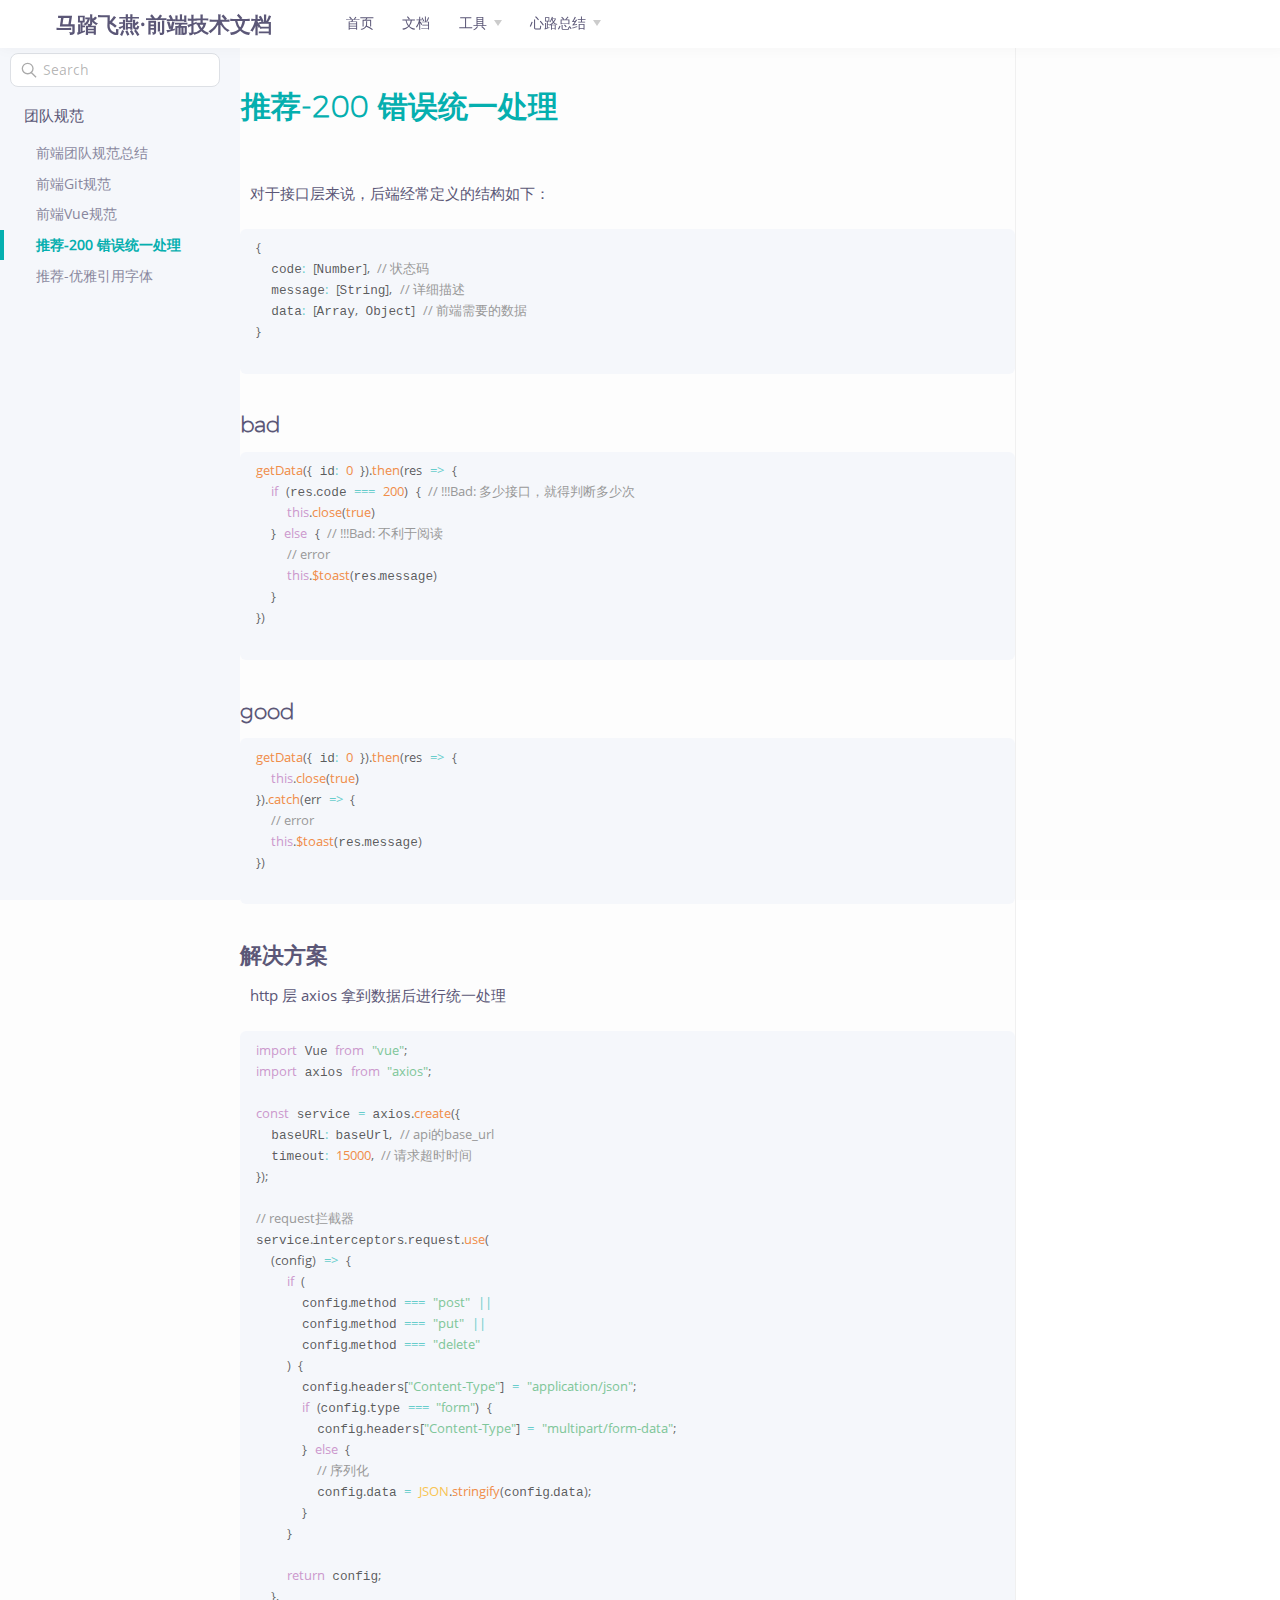
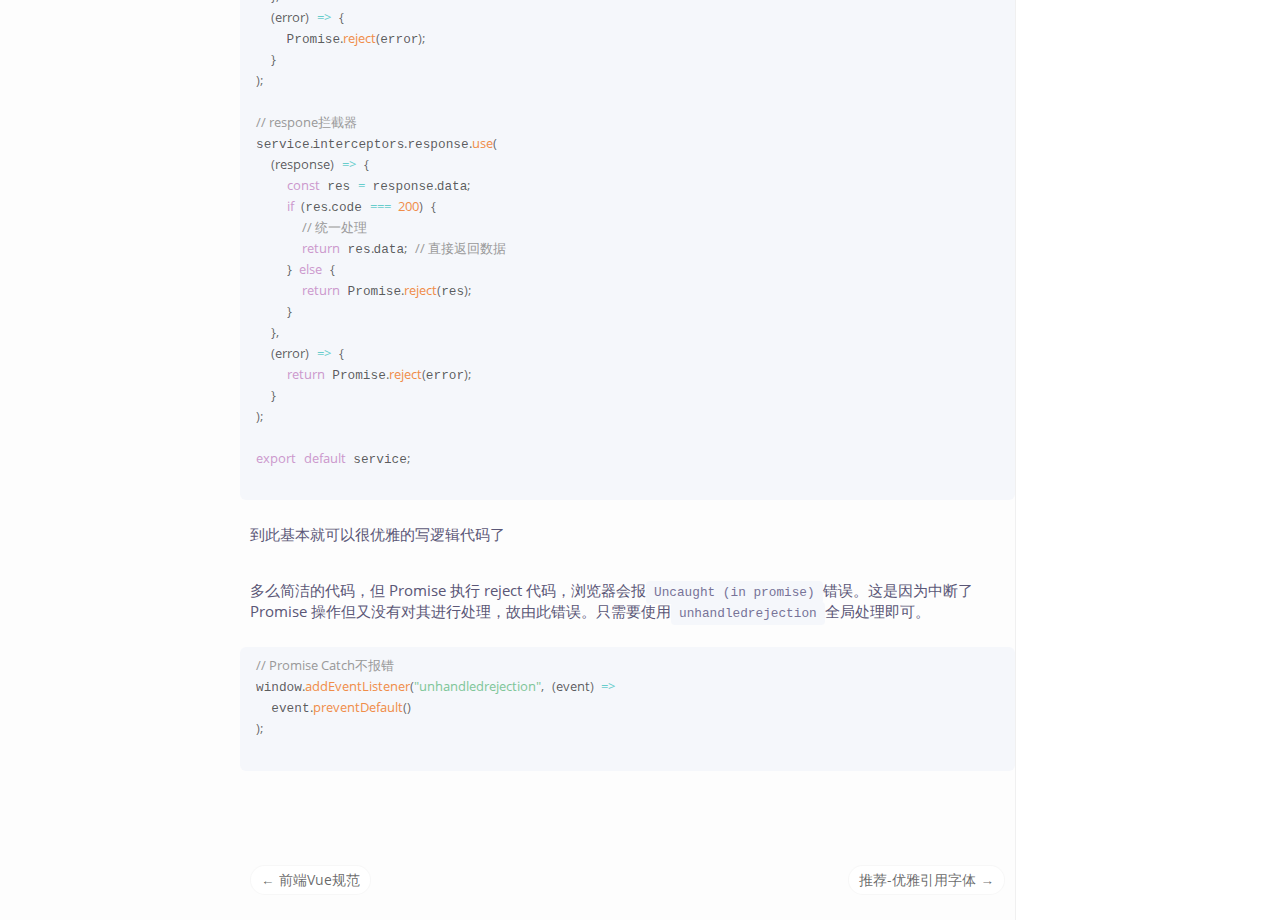
<file: team-standard/2.recommend-code200.html>
<!DOCTYPE html>
<html lang="en-US">
  <head>
    <meta charset="utf-8">
    <meta name="viewport" content="width=device-width,initial-scale=1">
    <title>推荐-200 错误统一处理 | 马踏飞燕·前端技术文档</title>
    <meta name="generator" content="VuePress 1.5.0">
    <link rel="icon" href="https://m.matafy.com/favicon.ico">
    <meta name="description" content="是时候展现真正的技术了">
    <meta http-equiv="cache-control" content="no-cache, no-store, must-revalidate">
    <meta http-equiv="pragma" content="no-cache">
    <meta http-equiv="expires" content="0">
    <link rel="preload" href="/assets/css/0.styles.53041a0e.css" as="style"><link rel="preload" href="/assets/js/app.b02df308.js" as="script"><link rel="preload" href="/assets/js/6.663c7874.js" as="script"><link rel="preload" href="/assets/js/1.2f6e2608.js" as="script"><link rel="preload" href="/assets/js/42.b9984483.js" as="script"><link rel="prefetch" href="/assets/js/10.8f000972.js"><link rel="prefetch" href="/assets/js/11.b262c6e4.js"><link rel="prefetch" href="/assets/js/12.ab66e3d8.js"><link rel="prefetch" href="/assets/js/13.d244b3f0.js"><link rel="prefetch" href="/assets/js/14.be511715.js"><link rel="prefetch" href="/assets/js/15.4fed3029.js"><link rel="prefetch" href="/assets/js/16.d4ade4a1.js"><link rel="prefetch" href="/assets/js/17.45ca5d70.js"><link rel="prefetch" href="/assets/js/18.15168a00.js"><link rel="prefetch" href="/assets/js/19.42b4997d.js"><link rel="prefetch" href="/assets/js/2.b864225a.js"><link rel="prefetch" href="/assets/js/20.c7ddc94c.js"><link rel="prefetch" href="/assets/js/21.b7712d3d.js"><link rel="prefetch" href="/assets/js/22.314ece43.js"><link rel="prefetch" href="/assets/js/23.1bbb80b4.js"><link rel="prefetch" href="/assets/js/24.34e7b6d3.js"><link rel="prefetch" href="/assets/js/25.0c290e87.js"><link rel="prefetch" href="/assets/js/26.df8bc4fd.js"><link rel="prefetch" href="/assets/js/27.8be3ccd7.js"><link rel="prefetch" href="/assets/js/28.1865c8db.js"><link rel="prefetch" href="/assets/js/29.5499d123.js"><link rel="prefetch" href="/assets/js/30.70efd233.js"><link rel="prefetch" href="/assets/js/31.5a30fa68.js"><link rel="prefetch" href="/assets/js/32.354744b4.js"><link rel="prefetch" href="/assets/js/33.1b69e9c9.js"><link rel="prefetch" href="/assets/js/34.e47da1bd.js"><link rel="prefetch" href="/assets/js/35.9ec9c37c.js"><link rel="prefetch" href="/assets/js/36.5078119a.js"><link rel="prefetch" href="/assets/js/37.6316a4ae.js"><link rel="prefetch" href="/assets/js/38.b0410464.js"><link rel="prefetch" href="/assets/js/39.ba4e6097.js"><link rel="prefetch" href="/assets/js/40.0fde9805.js"><link rel="prefetch" href="/assets/js/41.35aa6a34.js"><link rel="prefetch" href="/assets/js/43.1fd576bd.js"><link rel="prefetch" href="/assets/js/7.29027025.js"><link rel="prefetch" href="/assets/js/8.27af4099.js"><link rel="prefetch" href="/assets/js/9.1e351e8c.js"><link rel="prefetch" href="/assets/js/vendors~docsearch.5a9ed7a3.js"><link rel="prefetch" href="/assets/js/vendors~flowchart.bf9b2c0a.js">
    <link rel="stylesheet" href="/assets/css/0.styles.53041a0e.css">
  </head>
  <body>
    <div id="app" data-server-rendered="true"><div class="theme-container"><header class="navbar shadow"><div class="sidebar-button"><svg xmlns="http://www.w3.org/2000/svg" aria-hidden="true" role="img" viewBox="0 0 448 512" class="icon"><path fill="currentColor" d="M436 124H12c-6.627 0-12-5.373-12-12V80c0-6.627 5.373-12 12-12h424c6.627 0 12 5.373 12 12v32c0 6.627-5.373 12-12 12zm0 160H12c-6.627 0-12-5.373-12-12v-32c0-6.627 5.373-12 12-12h424c6.627 0 12 5.373 12 12v32c0 6.627-5.373 12-12 12zm0 160H12c-6.627 0-12-5.373-12-12v-32c0-6.627 5.373-12 12-12h424c6.627 0 12 5.373 12 12v32c0 6.627-5.373 12-12 12z"></path></svg></div> <div class="con-btns-header"><a href="/" class="home-link router-link-active"><!----> <span class="site-name">马踏飞燕·前端技术文档</span></a> <div class="links linksColor"><nav class="nav-links can-hide"><div class="nav-item"><a href="/" class="nav-link">首页</a></div><div class="nav-item"><a href="/team-standard/0.summary.html" class="nav-link">文档</a></div><div class="nav-item"><div class="dropdown-wrapper"><a class="dropdown-title"><span class="title">工具</span> <span class="arrow right"></span></a> <ul class="nav-dropdown"><li class="dropdown-item"><!----> <a href="https://github.com/axuebin/articles/issues/39" target="_blank" rel="noopener noreferrer" class="nav-link">2020年前端复习</a></li><li class="dropdown-item"><!----> <a href="https://github.com/yygmind/blog/issues/43" target="_blank" rel="noopener noreferrer" class="nav-link">前端100问</a></li></ul></div></div><div class="nav-item"><div class="dropdown-wrapper"><a class="dropdown-title"><span class="title">心路总结</span> <span class="arrow right"></span></a> <ul class="nav-dropdown"><li class="dropdown-item"><!----> <a href="https://juejin.im/post/5e818e4de51d4546fb276d97" target="_blank" rel="noopener noreferrer" class="nav-link">001</a></li></ul></div></div></nav></div></div> <div class="con-redes-download"><!----></div></header> <div class="sidebar-map"><div class="c-sidebar-map"><ul class="sidebar-links-map"><li><div class="sidebar-group first collapsable"><ul class="sidebar-group-items"><li><a href="/team-standard/0.summary.html" class="sidebar-link">前端团队规范总结</a></li><li><a href="/team-standard/1.standard-git.html" class="sidebar-link">前端Git规范</a></li><li><a href="/team-standard/1.standard-vue.html" class="sidebar-link">前端Vue规范</a></li><li><a href="/team-standard/2.recommend-code200.html" class="active sidebar-link">推荐-200 错误统一处理</a></li><li><a href="/team-standard/2.recommend-css-font.html" class="sidebar-link">推荐-优雅引用字体</a></li></ul></div></li></ul> </div> <div class="con-carbon-noti"></div></div> <div class="sidebar-mask"></div> <div class="sidebar"><div class="c-sidebar"> <div class="search-box"><input aria-label="Search" placeholder="Search" autocomplete="off" spellcheck="false" value=""> <!----></div> <nav class="nav-links"><div class="nav-item"><a href="/" class="nav-link">首页</a></div><div class="nav-item"><a href="/team-standard/0.summary.html" class="nav-link">文档</a></div><div class="nav-item"><div class="dropdown-wrapper"><a class="dropdown-title"><span class="title">工具</span> <span class="arrow right"></span></a> <ul class="nav-dropdown"><li class="dropdown-item"><!----> <a href="https://github.com/axuebin/articles/issues/39" target="_blank" rel="noopener noreferrer" class="nav-link">2020年前端复习</a></li><li class="dropdown-item"><!----> <a href="https://github.com/yygmind/blog/issues/43" target="_blank" rel="noopener noreferrer" class="nav-link">前端100问</a></li></ul></div></div><div class="nav-item"><div class="dropdown-wrapper"><a class="dropdown-title"><span class="title">心路总结</span> <span class="arrow right"></span></a> <ul class="nav-dropdown"><li class="dropdown-item"><!----> <a href="https://juejin.im/post/5e818e4de51d4546fb276d97" target="_blank" rel="noopener noreferrer" class="nav-link">001</a></li></ul></div></div></nav> <ul class="sidebar-links"><li><div class="sidebar-group first collapsable"><p class="sidebar-heading open"><span>团队规范</span></p> <ul class="sidebar-group-items"><li><a href="/team-standard/0.summary.html" class="sidebar-link">前端团队规范总结</a></li><li><a href="/team-standard/1.standard-git.html" class="sidebar-link">前端Git规范</a></li><li><a href="/team-standard/1.standard-vue.html" class="sidebar-link">前端Vue规范</a></li><li><a href="/team-standard/2.recommend-code200.html" class="active sidebar-link">推荐-200 错误统一处理</a></li><li><a href="/team-standard/2.recommend-css-font.html" class="sidebar-link">推荐-优雅引用字体</a></li></ul></div></li></ul> </div></div> <!----> <!----> <div class="page"><div class="content-pagex content content__default"><h1 id="推荐-200-错误统一处理"><a href="#推荐-200-错误统一处理" class="header-anchor">#</a> 推荐-200 错误统一处理</h1> <p>对于接口层来说，后端经常定义的结构如下：</p> <div class="language-js extra-class"><pre class="language-js"><code><span class="token punctuation">{</span>
  code<span class="token operator">:</span> <span class="token punctuation">[</span>Number<span class="token punctuation">]</span><span class="token punctuation">,</span> <span class="token comment">// 状态码</span>
  message<span class="token operator">:</span> <span class="token punctuation">[</span>String<span class="token punctuation">]</span><span class="token punctuation">,</span> <span class="token comment">// 详细描述</span>
  data<span class="token operator">:</span> <span class="token punctuation">[</span>Array<span class="token punctuation">,</span> Object<span class="token punctuation">]</span> <span class="token comment">// 前端需要的数据</span>
<span class="token punctuation">}</span>
</code></pre></div><h3 id="bad"><a href="#bad" class="header-anchor">#</a> bad</h3> <div class="language-js extra-class"><pre class="language-js"><code><span class="token function">getData</span><span class="token punctuation">(</span><span class="token punctuation">{</span> id<span class="token operator">:</span> <span class="token number">0</span> <span class="token punctuation">}</span><span class="token punctuation">)</span><span class="token punctuation">.</span><span class="token function">then</span><span class="token punctuation">(</span><span class="token parameter">res</span> <span class="token operator">=&gt;</span> <span class="token punctuation">{</span>
  <span class="token keyword">if</span> <span class="token punctuation">(</span>res<span class="token punctuation">.</span>code <span class="token operator">===</span> <span class="token number">200</span><span class="token punctuation">)</span> <span class="token punctuation">{</span> <span class="token comment">// !!!Bad: 多少接口，就得判断多少次</span>
    <span class="token keyword">this</span><span class="token punctuation">.</span><span class="token function">close</span><span class="token punctuation">(</span><span class="token boolean">true</span><span class="token punctuation">)</span>
  <span class="token punctuation">}</span> <span class="token keyword">else</span> <span class="token punctuation">{</span> <span class="token comment">// !!!Bad: 不利于阅读</span>
    <span class="token comment">// error</span>
    <span class="token keyword">this</span><span class="token punctuation">.</span><span class="token function">$toast</span><span class="token punctuation">(</span>res<span class="token punctuation">.</span>message<span class="token punctuation">)</span>
  <span class="token punctuation">}</span>
<span class="token punctuation">}</span><span class="token punctuation">)</span>
</code></pre></div><h3 id="good"><a href="#good" class="header-anchor">#</a> good</h3> <div class="language-js extra-class"><pre class="language-js"><code><span class="token function">getData</span><span class="token punctuation">(</span><span class="token punctuation">{</span> id<span class="token operator">:</span> <span class="token number">0</span> <span class="token punctuation">}</span><span class="token punctuation">)</span><span class="token punctuation">.</span><span class="token function">then</span><span class="token punctuation">(</span><span class="token parameter">res</span> <span class="token operator">=&gt;</span> <span class="token punctuation">{</span>
  <span class="token keyword">this</span><span class="token punctuation">.</span><span class="token function">close</span><span class="token punctuation">(</span><span class="token boolean">true</span><span class="token punctuation">)</span>
<span class="token punctuation">}</span><span class="token punctuation">)</span><span class="token punctuation">.</span><span class="token function">catch</span><span class="token punctuation">(</span><span class="token parameter">err</span> <span class="token operator">=&gt;</span> <span class="token punctuation">{</span>
  <span class="token comment">// error</span>
  <span class="token keyword">this</span><span class="token punctuation">.</span><span class="token function">$toast</span><span class="token punctuation">(</span>res<span class="token punctuation">.</span>message<span class="token punctuation">)</span>
<span class="token punctuation">}</span><span class="token punctuation">)</span>
</code></pre></div><h3 id="解决方案"><a href="#解决方案" class="header-anchor">#</a> 解决方案</h3> <p>http 层 axios 拿到数据后进行统一处理</p> <div class="language-js extra-class"><pre class="language-js"><code><span class="token keyword">import</span> Vue <span class="token keyword">from</span> <span class="token string">&quot;vue&quot;</span><span class="token punctuation">;</span>
<span class="token keyword">import</span> axios <span class="token keyword">from</span> <span class="token string">&quot;axios&quot;</span><span class="token punctuation">;</span>

<span class="token keyword">const</span> service <span class="token operator">=</span> axios<span class="token punctuation">.</span><span class="token function">create</span><span class="token punctuation">(</span><span class="token punctuation">{</span>
  baseURL<span class="token operator">:</span> baseUrl<span class="token punctuation">,</span> <span class="token comment">// api的base_url</span>
  timeout<span class="token operator">:</span> <span class="token number">15000</span><span class="token punctuation">,</span> <span class="token comment">// 请求超时时间</span>
<span class="token punctuation">}</span><span class="token punctuation">)</span><span class="token punctuation">;</span>

<span class="token comment">// request拦截器</span>
service<span class="token punctuation">.</span>interceptors<span class="token punctuation">.</span>request<span class="token punctuation">.</span><span class="token function">use</span><span class="token punctuation">(</span>
  <span class="token punctuation">(</span><span class="token parameter">config</span><span class="token punctuation">)</span> <span class="token operator">=&gt;</span> <span class="token punctuation">{</span>
    <span class="token keyword">if</span> <span class="token punctuation">(</span>
      config<span class="token punctuation">.</span>method <span class="token operator">===</span> <span class="token string">&quot;post&quot;</span> <span class="token operator">||</span>
      config<span class="token punctuation">.</span>method <span class="token operator">===</span> <span class="token string">&quot;put&quot;</span> <span class="token operator">||</span>
      config<span class="token punctuation">.</span>method <span class="token operator">===</span> <span class="token string">&quot;delete&quot;</span>
    <span class="token punctuation">)</span> <span class="token punctuation">{</span>
      config<span class="token punctuation">.</span>headers<span class="token punctuation">[</span><span class="token string">&quot;Content-Type&quot;</span><span class="token punctuation">]</span> <span class="token operator">=</span> <span class="token string">&quot;application/json&quot;</span><span class="token punctuation">;</span>
      <span class="token keyword">if</span> <span class="token punctuation">(</span>config<span class="token punctuation">.</span>type <span class="token operator">===</span> <span class="token string">&quot;form&quot;</span><span class="token punctuation">)</span> <span class="token punctuation">{</span>
        config<span class="token punctuation">.</span>headers<span class="token punctuation">[</span><span class="token string">&quot;Content-Type&quot;</span><span class="token punctuation">]</span> <span class="token operator">=</span> <span class="token string">&quot;multipart/form-data&quot;</span><span class="token punctuation">;</span>
      <span class="token punctuation">}</span> <span class="token keyword">else</span> <span class="token punctuation">{</span>
        <span class="token comment">// 序列化</span>
        config<span class="token punctuation">.</span>data <span class="token operator">=</span> <span class="token constant">JSON</span><span class="token punctuation">.</span><span class="token function">stringify</span><span class="token punctuation">(</span>config<span class="token punctuation">.</span>data<span class="token punctuation">)</span><span class="token punctuation">;</span>
      <span class="token punctuation">}</span>
    <span class="token punctuation">}</span>

    <span class="token keyword">return</span> config<span class="token punctuation">;</span>
  <span class="token punctuation">}</span><span class="token punctuation">,</span>
  <span class="token punctuation">(</span><span class="token parameter">error</span><span class="token punctuation">)</span> <span class="token operator">=&gt;</span> <span class="token punctuation">{</span>
    Promise<span class="token punctuation">.</span><span class="token function">reject</span><span class="token punctuation">(</span>error<span class="token punctuation">)</span><span class="token punctuation">;</span>
  <span class="token punctuation">}</span>
<span class="token punctuation">)</span><span class="token punctuation">;</span>

<span class="token comment">// respone拦截器</span>
service<span class="token punctuation">.</span>interceptors<span class="token punctuation">.</span>response<span class="token punctuation">.</span><span class="token function">use</span><span class="token punctuation">(</span>
  <span class="token punctuation">(</span><span class="token parameter">response</span><span class="token punctuation">)</span> <span class="token operator">=&gt;</span> <span class="token punctuation">{</span>
    <span class="token keyword">const</span> res <span class="token operator">=</span> response<span class="token punctuation">.</span>data<span class="token punctuation">;</span>
    <span class="token keyword">if</span> <span class="token punctuation">(</span>res<span class="token punctuation">.</span>code <span class="token operator">===</span> <span class="token number">200</span><span class="token punctuation">)</span> <span class="token punctuation">{</span>
      <span class="token comment">// 统一处理</span>
      <span class="token keyword">return</span> res<span class="token punctuation">.</span>data<span class="token punctuation">;</span> <span class="token comment">// 直接返回数据</span>
    <span class="token punctuation">}</span> <span class="token keyword">else</span> <span class="token punctuation">{</span>
      <span class="token keyword">return</span> Promise<span class="token punctuation">.</span><span class="token function">reject</span><span class="token punctuation">(</span>res<span class="token punctuation">)</span><span class="token punctuation">;</span>
    <span class="token punctuation">}</span>
  <span class="token punctuation">}</span><span class="token punctuation">,</span>
  <span class="token punctuation">(</span><span class="token parameter">error</span><span class="token punctuation">)</span> <span class="token operator">=&gt;</span> <span class="token punctuation">{</span>
    <span class="token keyword">return</span> Promise<span class="token punctuation">.</span><span class="token function">reject</span><span class="token punctuation">(</span>error<span class="token punctuation">)</span><span class="token punctuation">;</span>
  <span class="token punctuation">}</span>
<span class="token punctuation">)</span><span class="token punctuation">;</span>

<span class="token keyword">export</span> <span class="token keyword">default</span> service<span class="token punctuation">;</span>
</code></pre></div><p>到此基本就可以很优雅的写逻辑代码了</p> <p>多么简洁的代码，但 Promise 执行 reject 代码，浏览器会报<code>Uncaught (in promise)</code>错误。这是因为中断了 Promise 操作但又没有对其进行处理，故由此错误。只需要使用<code>unhandledrejection</code>全局处理即可。</p> <div class="language-js extra-class"><pre class="language-js"><code><span class="token comment">// Promise Catch不报错</span>
window<span class="token punctuation">.</span><span class="token function">addEventListener</span><span class="token punctuation">(</span><span class="token string">&quot;unhandledrejection&quot;</span><span class="token punctuation">,</span> <span class="token punctuation">(</span><span class="token parameter">event</span><span class="token punctuation">)</span> <span class="token operator">=&gt;</span>
  event<span class="token punctuation">.</span><span class="token function">preventDefault</span><span class="token punctuation">(</span><span class="token punctuation">)</span>
<span class="token punctuation">)</span><span class="token punctuation">;</span>
</code></pre></div></div> <!----> <div class="content con-api"><!----> <!----></div> <div class="content page-nav"><p class="inner"><span class="prev"><a href="/team-standard/1.standard-vue.html" class="prev">
                    ←
                    前端Vue规范
                </a></span> <span class="next"><a href="/team-standard/2.recommend-css-font.html">
                    推荐-优雅引用字体
                    →
                </a></span></p></div> </div></div><div class="global-ui"><!----><div class="reading-progress top" data-v-21b39eda><div class="progress" data-v-21b39eda></div></div></div></div>
    <script src="/assets/js/app.b02df308.js" defer></script><script src="/assets/js/6.663c7874.js" defer></script><script src="/assets/js/1.2f6e2608.js" defer></script><script src="/assets/js/42.b9984483.js" defer></script>
  </body>
</html>
</file>
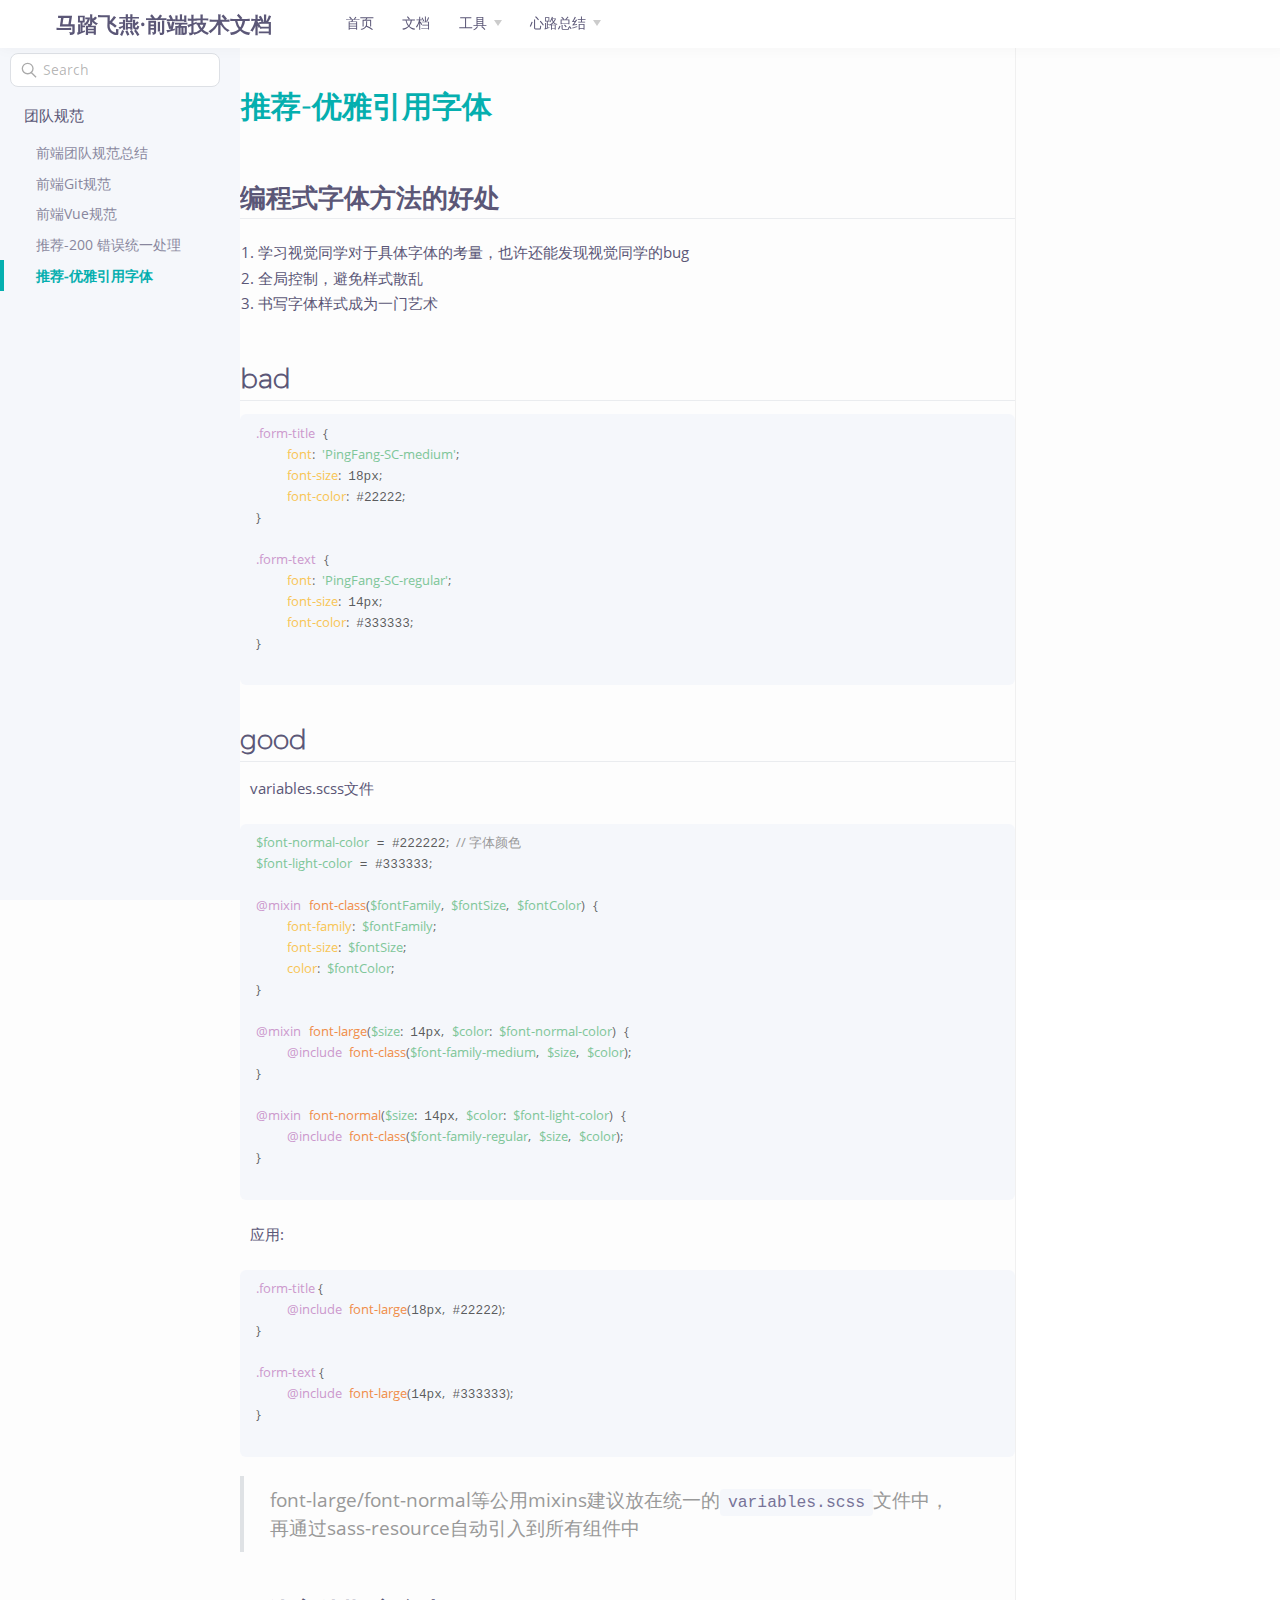
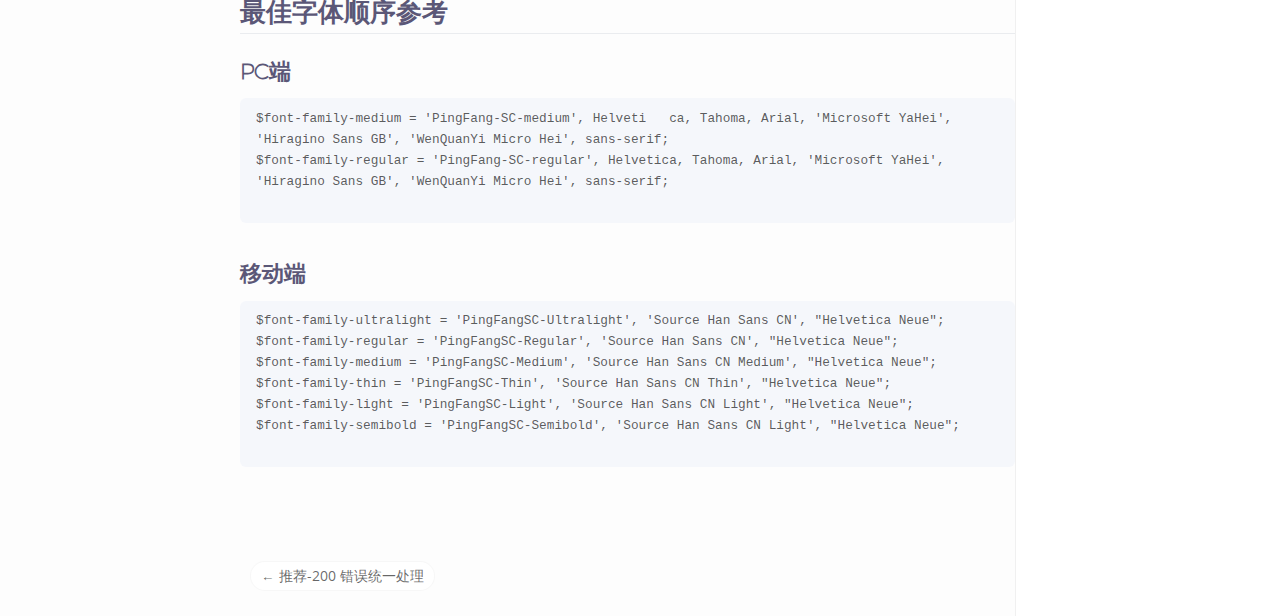
<file: team-standard/2.recommend-css-font.html>
<!DOCTYPE html>
<html lang="en-US">
  <head>
    <meta charset="utf-8">
    <meta name="viewport" content="width=device-width,initial-scale=1">
    <title>推荐-优雅引用字体 | 马踏飞燕·前端技术文档</title>
    <meta name="generator" content="VuePress 1.5.0">
    <link rel="icon" href="https://m.matafy.com/favicon.ico">
    <meta name="description" content="是时候展现真正的技术了">
    <meta http-equiv="cache-control" content="no-cache, no-store, must-revalidate">
    <meta http-equiv="pragma" content="no-cache">
    <meta http-equiv="expires" content="0">
    <link rel="preload" href="/assets/css/0.styles.53041a0e.css" as="style"><link rel="preload" href="/assets/js/app.b02df308.js" as="script"><link rel="preload" href="/assets/js/6.663c7874.js" as="script"><link rel="preload" href="/assets/js/1.2f6e2608.js" as="script"><link rel="preload" href="/assets/js/43.1fd576bd.js" as="script"><link rel="prefetch" href="/assets/js/10.8f000972.js"><link rel="prefetch" href="/assets/js/11.b262c6e4.js"><link rel="prefetch" href="/assets/js/12.ab66e3d8.js"><link rel="prefetch" href="/assets/js/13.d244b3f0.js"><link rel="prefetch" href="/assets/js/14.be511715.js"><link rel="prefetch" href="/assets/js/15.4fed3029.js"><link rel="prefetch" href="/assets/js/16.d4ade4a1.js"><link rel="prefetch" href="/assets/js/17.45ca5d70.js"><link rel="prefetch" href="/assets/js/18.15168a00.js"><link rel="prefetch" href="/assets/js/19.42b4997d.js"><link rel="prefetch" href="/assets/js/2.b864225a.js"><link rel="prefetch" href="/assets/js/20.c7ddc94c.js"><link rel="prefetch" href="/assets/js/21.b7712d3d.js"><link rel="prefetch" href="/assets/js/22.314ece43.js"><link rel="prefetch" href="/assets/js/23.1bbb80b4.js"><link rel="prefetch" href="/assets/js/24.34e7b6d3.js"><link rel="prefetch" href="/assets/js/25.0c290e87.js"><link rel="prefetch" href="/assets/js/26.df8bc4fd.js"><link rel="prefetch" href="/assets/js/27.8be3ccd7.js"><link rel="prefetch" href="/assets/js/28.1865c8db.js"><link rel="prefetch" href="/assets/js/29.5499d123.js"><link rel="prefetch" href="/assets/js/30.70efd233.js"><link rel="prefetch" href="/assets/js/31.5a30fa68.js"><link rel="prefetch" href="/assets/js/32.354744b4.js"><link rel="prefetch" href="/assets/js/33.1b69e9c9.js"><link rel="prefetch" href="/assets/js/34.e47da1bd.js"><link rel="prefetch" href="/assets/js/35.9ec9c37c.js"><link rel="prefetch" href="/assets/js/36.5078119a.js"><link rel="prefetch" href="/assets/js/37.6316a4ae.js"><link rel="prefetch" href="/assets/js/38.b0410464.js"><link rel="prefetch" href="/assets/js/39.ba4e6097.js"><link rel="prefetch" href="/assets/js/40.0fde9805.js"><link rel="prefetch" href="/assets/js/41.35aa6a34.js"><link rel="prefetch" href="/assets/js/42.b9984483.js"><link rel="prefetch" href="/assets/js/7.29027025.js"><link rel="prefetch" href="/assets/js/8.27af4099.js"><link rel="prefetch" href="/assets/js/9.1e351e8c.js"><link rel="prefetch" href="/assets/js/vendors~docsearch.5a9ed7a3.js"><link rel="prefetch" href="/assets/js/vendors~flowchart.bf9b2c0a.js">
    <link rel="stylesheet" href="/assets/css/0.styles.53041a0e.css">
  </head>
  <body>
    <div id="app" data-server-rendered="true"><div class="theme-container"><header class="navbar shadow"><div class="sidebar-button"><svg xmlns="http://www.w3.org/2000/svg" aria-hidden="true" role="img" viewBox="0 0 448 512" class="icon"><path fill="currentColor" d="M436 124H12c-6.627 0-12-5.373-12-12V80c0-6.627 5.373-12 12-12h424c6.627 0 12 5.373 12 12v32c0 6.627-5.373 12-12 12zm0 160H12c-6.627 0-12-5.373-12-12v-32c0-6.627 5.373-12 12-12h424c6.627 0 12 5.373 12 12v32c0 6.627-5.373 12-12 12zm0 160H12c-6.627 0-12-5.373-12-12v-32c0-6.627 5.373-12 12-12h424c6.627 0 12 5.373 12 12v32c0 6.627-5.373 12-12 12z"></path></svg></div> <div class="con-btns-header"><a href="/" class="home-link router-link-active"><!----> <span class="site-name">马踏飞燕·前端技术文档</span></a> <div class="links linksColor"><nav class="nav-links can-hide"><div class="nav-item"><a href="/" class="nav-link">首页</a></div><div class="nav-item"><a href="/team-standard/0.summary.html" class="nav-link">文档</a></div><div class="nav-item"><div class="dropdown-wrapper"><a class="dropdown-title"><span class="title">工具</span> <span class="arrow right"></span></a> <ul class="nav-dropdown"><li class="dropdown-item"><!----> <a href="https://github.com/axuebin/articles/issues/39" target="_blank" rel="noopener noreferrer" class="nav-link">2020年前端复习</a></li><li class="dropdown-item"><!----> <a href="https://github.com/yygmind/blog/issues/43" target="_blank" rel="noopener noreferrer" class="nav-link">前端100问</a></li></ul></div></div><div class="nav-item"><div class="dropdown-wrapper"><a class="dropdown-title"><span class="title">心路总结</span> <span class="arrow right"></span></a> <ul class="nav-dropdown"><li class="dropdown-item"><!----> <a href="https://juejin.im/post/5e818e4de51d4546fb276d97" target="_blank" rel="noopener noreferrer" class="nav-link">001</a></li></ul></div></div></nav></div></div> <div class="con-redes-download"><!----></div></header> <div class="sidebar-map"><div class="c-sidebar-map"><ul class="sidebar-links-map"><li><div class="sidebar-group first collapsable"><ul class="sidebar-group-items"><li><a href="/team-standard/0.summary.html" class="sidebar-link">前端团队规范总结</a></li><li><a href="/team-standard/1.standard-git.html" class="sidebar-link">前端Git规范</a></li><li><a href="/team-standard/1.standard-vue.html" class="sidebar-link">前端Vue规范</a></li><li><a href="/team-standard/2.recommend-code200.html" class="sidebar-link">推荐-200 错误统一处理</a></li><li><a href="/team-standard/2.recommend-css-font.html" class="active sidebar-link">推荐-优雅引用字体</a></li></ul></div></li></ul> </div> <div class="con-carbon-noti"></div></div> <div class="sidebar-mask"></div> <div class="sidebar"><div class="c-sidebar"> <div class="search-box"><input aria-label="Search" placeholder="Search" autocomplete="off" spellcheck="false" value=""> <!----></div> <nav class="nav-links"><div class="nav-item"><a href="/" class="nav-link">首页</a></div><div class="nav-item"><a href="/team-standard/0.summary.html" class="nav-link">文档</a></div><div class="nav-item"><div class="dropdown-wrapper"><a class="dropdown-title"><span class="title">工具</span> <span class="arrow right"></span></a> <ul class="nav-dropdown"><li class="dropdown-item"><!----> <a href="https://github.com/axuebin/articles/issues/39" target="_blank" rel="noopener noreferrer" class="nav-link">2020年前端复习</a></li><li class="dropdown-item"><!----> <a href="https://github.com/yygmind/blog/issues/43" target="_blank" rel="noopener noreferrer" class="nav-link">前端100问</a></li></ul></div></div><div class="nav-item"><div class="dropdown-wrapper"><a class="dropdown-title"><span class="title">心路总结</span> <span class="arrow right"></span></a> <ul class="nav-dropdown"><li class="dropdown-item"><!----> <a href="https://juejin.im/post/5e818e4de51d4546fb276d97" target="_blank" rel="noopener noreferrer" class="nav-link">001</a></li></ul></div></div></nav> <ul class="sidebar-links"><li><div class="sidebar-group first collapsable"><p class="sidebar-heading open"><span>团队规范</span></p> <ul class="sidebar-group-items"><li><a href="/team-standard/0.summary.html" class="sidebar-link">前端团队规范总结</a></li><li><a href="/team-standard/1.standard-git.html" class="sidebar-link">前端Git规范</a></li><li><a href="/team-standard/1.standard-vue.html" class="sidebar-link">前端Vue规范</a></li><li><a href="/team-standard/2.recommend-code200.html" class="sidebar-link">推荐-200 错误统一处理</a></li><li><a href="/team-standard/2.recommend-css-font.html" class="active sidebar-link">推荐-优雅引用字体</a></li></ul></div></li></ul> </div></div> <!----> <!----> <div class="page"><div class="content-pagex content content__default"><h1 id="推荐-优雅引用字体"><a href="#推荐-优雅引用字体" class="header-anchor">#</a> 推荐-优雅引用字体</h1> <h2 id="编程式字体方法的好处"><a href="#编程式字体方法的好处" class="header-anchor">#</a> 编程式字体方法的好处</h2> <ol><li>学习视觉同学对于具体字体的考量，也许还能发现视觉同学的bug</li> <li>全局控制，避免样式散乱</li> <li>书写字体样式成为一门艺术</li></ol> <h2 id="bad"><a href="#bad" class="header-anchor">#</a> bad</h2> <div class="language-css extra-class"><pre class="language-css"><code><span class="token selector">.form-title</span> <span class="token punctuation">{</span>
    <span class="token property">font</span><span class="token punctuation">:</span> <span class="token string">'PingFang-SC-medium'</span><span class="token punctuation">;</span>
    <span class="token property">font-size</span><span class="token punctuation">:</span> 18px<span class="token punctuation">;</span>
    <span class="token property">font-color</span><span class="token punctuation">:</span> #22222<span class="token punctuation">;</span>
<span class="token punctuation">}</span>

<span class="token selector">.form-text</span> <span class="token punctuation">{</span>
    <span class="token property">font</span><span class="token punctuation">:</span> <span class="token string">'PingFang-SC-regular'</span><span class="token punctuation">;</span>
    <span class="token property">font-size</span><span class="token punctuation">:</span> 14px<span class="token punctuation">;</span>
    <span class="token property">font-color</span><span class="token punctuation">:</span> #333333<span class="token punctuation">;</span>
<span class="token punctuation">}</span>
</code></pre></div><h2 id="good"><a href="#good" class="header-anchor">#</a> good</h2> <p>variables.scss文件</p> <div class="language-scss extra-class"><pre class="language-scss"><code><span class="token variable">$font-normal-color</span> = #222222<span class="token punctuation">;</span> <span class="token comment">// 字体颜色</span>
<span class="token variable">$font-light-color</span> = #333333<span class="token punctuation">;</span>

<span class="token keyword">@mixin</span> <span class="token function">font-class</span><span class="token punctuation">(</span><span class="token variable">$fontFamily</span><span class="token punctuation">,</span> <span class="token variable">$fontSize</span><span class="token punctuation">,</span> <span class="token variable">$fontColor</span><span class="token punctuation">)</span> <span class="token punctuation">{</span>
    <span class="token property">font-family</span><span class="token punctuation">:</span> <span class="token variable">$fontFamily</span><span class="token punctuation">;</span>
    <span class="token property">font-size</span><span class="token punctuation">:</span> <span class="token variable">$fontSize</span><span class="token punctuation">;</span>
    <span class="token property">color</span><span class="token punctuation">:</span> <span class="token variable">$fontColor</span><span class="token punctuation">;</span>
<span class="token punctuation">}</span>

<span class="token keyword">@mixin</span> <span class="token function">font-large</span><span class="token punctuation">(</span><span class="token property"><span class="token variable">$size</span></span><span class="token punctuation">:</span> 14px<span class="token punctuation">,</span> <span class="token property"><span class="token variable">$color</span></span><span class="token punctuation">:</span> <span class="token variable">$font-normal-color</span><span class="token punctuation">)</span> <span class="token punctuation">{</span>
    <span class="token keyword">@include</span> <span class="token function">font-class</span><span class="token punctuation">(</span><span class="token variable">$font-family-medium</span><span class="token punctuation">,</span> <span class="token variable">$size</span><span class="token punctuation">,</span> <span class="token variable">$color</span><span class="token punctuation">)</span><span class="token punctuation">;</span>
<span class="token punctuation">}</span>

<span class="token keyword">@mixin</span> <span class="token function">font-normal</span><span class="token punctuation">(</span><span class="token property"><span class="token variable">$size</span></span><span class="token punctuation">:</span> 14px<span class="token punctuation">,</span> <span class="token property"><span class="token variable">$color</span></span><span class="token punctuation">:</span> <span class="token variable">$font-light-color</span><span class="token punctuation">)</span> <span class="token punctuation">{</span>
    <span class="token keyword">@include</span> <span class="token function">font-class</span><span class="token punctuation">(</span><span class="token variable">$font-family-regular</span><span class="token punctuation">,</span> <span class="token variable">$size</span><span class="token punctuation">,</span> <span class="token variable">$color</span><span class="token punctuation">)</span><span class="token punctuation">;</span>
<span class="token punctuation">}</span>
</code></pre></div><p>应用:</p> <div class="language-scss extra-class"><pre class="language-scss"><code><span class="token selector">.form-title </span><span class="token punctuation">{</span>
    <span class="token keyword">@include</span> <span class="token function">font-large</span><span class="token punctuation">(</span>18px<span class="token punctuation">,</span> #22222<span class="token punctuation">)</span><span class="token punctuation">;</span>
<span class="token punctuation">}</span>

<span class="token selector">.form-text </span><span class="token punctuation">{</span>
    <span class="token keyword">@include</span> <span class="token function">font-large</span><span class="token punctuation">(</span>14px<span class="token punctuation">,</span> #333333<span class="token punctuation">)</span><span class="token punctuation">;</span>
<span class="token punctuation">}</span>
</code></pre></div><blockquote><p>font-large/font-normal等公用mixins建议放在统一的<code>variables.scss</code>文件中，再通过sass-resource自动引入到所有组件中</p></blockquote> <h2 id="最佳字体顺序参考"><a href="#最佳字体顺序参考" class="header-anchor">#</a> 最佳字体顺序参考</h2> <h3 id="pc端"><a href="#pc端" class="header-anchor">#</a> PC端</h3> <div class="language- extra-class"><pre class="language-text"><code>$font-family-medium = 'PingFang-SC-medium', Helveti   ca, Tahoma, Arial, 'Microsoft YaHei', 'Hiragino Sans GB', 'WenQuanYi Micro Hei', sans-serif;
$font-family-regular = 'PingFang-SC-regular', Helvetica, Tahoma, Arial, 'Microsoft YaHei', 'Hiragino Sans GB', 'WenQuanYi Micro Hei', sans-serif;
</code></pre></div><h3 id="移动端"><a href="#移动端" class="header-anchor">#</a> 移动端</h3> <div class="language- extra-class"><pre class="language-text"><code>$font-family-ultralight = 'PingFangSC-Ultralight', 'Source Han Sans CN', &quot;Helvetica Neue&quot;;
$font-family-regular = 'PingFangSC-Regular', 'Source Han Sans CN', &quot;Helvetica Neue&quot;;
$font-family-medium = 'PingFangSC-Medium', 'Source Han Sans CN Medium', &quot;Helvetica Neue&quot;;
$font-family-thin = 'PingFangSC-Thin', 'Source Han Sans CN Thin', &quot;Helvetica Neue&quot;;
$font-family-light = 'PingFangSC-Light', 'Source Han Sans CN Light', &quot;Helvetica Neue&quot;;
$font-family-semibold = 'PingFangSC-Semibold', 'Source Han Sans CN Light', &quot;Helvetica Neue&quot;;
</code></pre></div></div> <!----> <div class="content con-api"><!----> <!----></div> <div class="content page-nav"><p class="inner"><span class="prev"><a href="/team-standard/2.recommend-code200.html" class="prev">
                    ←
                    推荐-200 错误统一处理
                </a></span> <!----></p></div> </div></div><div class="global-ui"><!----><div class="reading-progress top" data-v-21b39eda><div class="progress" data-v-21b39eda></div></div></div></div>
    <script src="/assets/js/app.b02df308.js" defer></script><script src="/assets/js/6.663c7874.js" defer></script><script src="/assets/js/1.2f6e2608.js" defer></script><script src="/assets/js/43.1fd576bd.js" defer></script>
  </body>
</html>
</file>
<file: assets/css/0.styles.53041a0e.css>
.medium-zoom-overlay{z-index:100}.medium-zoom-overlay~img{z-index:101}svg[data-v-49140617]{position:absolute;right:7.5px;opacity:.75;cursor:pointer}svg.hover[data-v-49140617]{opacity:0}svg[data-v-49140617]:hover{opacity:1!important}span[data-v-49140617]{position:absolute;font-size:.85rem;line-height:.425rem;right:50px;opacity:0;transition:opacity .5s}.success[data-v-49140617]{opacity:1!important}.code-copy-added:hover>.code-copy svg{opacity:.75}@-webkit-keyframes nprogress-spinner{0%{transform:rotate(0deg)}to{transform:rotate(1turn)}}@keyframes nprogress-spinner{0%{transform:rotate(0deg)}to{transform:rotate(1turn)}}.go-to-top[data-v-5fd4ef0c]{cursor:pointer;position:fixed;bottom:2rem;right:2.5rem;width:2rem;color:#05afaf;z-index:1}.go-to-top[data-v-5fd4ef0c]:hover{color:#1ef9f9}@media (max-width:959px){.go-to-top[data-v-5fd4ef0c]{display:none}}.fade-enter-active[data-v-5fd4ef0c],.fade-leave-active[data-v-5fd4ef0c]{transition:opacity .3s}.fade-enter[data-v-5fd4ef0c],.fade-leave-to[data-v-5fd4ef0c]{opacity:0}.reading-progress[data-v-21b39eda]{position:fixed;z-index:1000;background:transparent;overflow:hidden}.reading-progress .progress[data-v-21b39eda]{width:100%;height:100%;background:#05afaf;background-image:none;transform-origin:0 0;transition:transform .2s ease-out}.top[data-v-21b39eda]{top:0;left:0;right:0;width:100%;height:3px}.bottom[data-v-21b39eda]{bottom:0;left:0;right:0;width:100%;height:3px}.left[data-v-21b39eda]{left:0;top:0;bottom:0;width:3px;height:100%}.right[data-v-21b39eda]{right:0;top:0;bottom:0;width:3px;height:100%}.vuepress-flowchart{overflow:scroll;text-align:center;font-size:0;min-height:200px;display:flex;justify-content:center;align-items:center;transition:all 1s;padding:10px}.vuepress-flowchart>svg{max-width:100%;height:auto}.vuepress-flowchart.loading{background-color:#f3f6f8}.operation-element,.parallel-element{rx:5px;ry:5px}.vuepress-flowchart-loading-icon{width:40px;height:40px;fill:#3eaf7c}.icon.outbound{vertical-align:middle;position:relative;top:-1px}.home{padding:3.6rem 2rem 0;max-width:960px;margin:0 auto;display:block}.home .hero{text-align:center}.home .hero img{max-width:100%;max-height:280px;display:block;margin:3rem auto 1.5rem}.home .hero h1{font-size:3rem}.home .hero .action,.home .hero .description,.home .hero h1{margin:1.8rem auto}.home .hero .description{max-width:35rem;font-size:1.6rem;line-height:1.3;color:#6a8bad}.home .hero .action-button{display:inline-block;font-size:1.2rem;color:#fff;background-color:#05afaf;padding:.8rem 1.6rem;border-radius:4px;transition:background-color .1s ease;box-sizing:border-box;border-bottom:1px solid #059d9d}.home .hero .action-button:hover{background-color:#06cfcf}.home .features{border-top:1px solid #eaecef;padding:1.2rem 0;margin-top:2.5rem;display:flex;flex-wrap:wrap;align-items:flex-start;align-content:stretch;justify-content:space-between}.home .feature{flex-grow:1;flex-basis:30%;max-width:30%}.home .feature h2{font-size:1.4rem;font-weight:500;border-bottom:none;padding-bottom:0;color:#3a5169}.home .feature p{color:#4e6e8e}.home .footer{padding:2.5rem;border-top:1px solid #eaecef;text-align:center;color:#4e6e8e}@media (max-width:719px){.home .features{flex-direction:column}.home .feature{max-width:100%;padding:0 2.5rem}}@media (max-width:419px){.home{padding-left:1.5rem;padding-right:1.5rem}.home .hero img{max-height:210px;margin:2rem auto 1.2rem}.home .hero h1{font-size:2rem}.home .hero .action,.home .hero .description,.home .hero h1{margin:1.2rem auto}.home .hero .description{font-size:1.2rem}.home .hero .action-button{font-size:1rem;padding:.6rem 1.2rem}.home .feature h2{font-size:1.25rem}}.sidebar-button{display:none;width:1.25rem;height:1.25rem;position:absolute;top:.8rem;left:1rem;cursor:pointer}.sidebar-button .icon{display:block;width:1.25rem;height:1.25rem}@media (max-width:800px){.sidebar-button{display:block}}.algolia-search-wrapper>span{vertical-align:middle}.algolia-search-wrapper .algolia-autocomplete{line-height:normal}.algolia-search-wrapper .algolia-autocomplete .ds-dropdown-menu{background-color:#fff;border:1px solid #999;border-radius:4px;font-size:16px;margin:6px 0 0;padding:4px;text-align:left}.algolia-search-wrapper .algolia-autocomplete .ds-dropdown-menu:before{border-color:#999}.algolia-search-wrapper .algolia-autocomplete .ds-dropdown-menu [class*=ds-dataset-]{border:none;padding:0}.algolia-search-wrapper .algolia-autocomplete .ds-dropdown-menu .ds-suggestions{margin-top:0}.algolia-search-wrapper .algolia-autocomplete .ds-dropdown-menu .ds-suggestion{border-bottom:1px solid #eaecef}.algolia-search-wrapper .algolia-autocomplete .algolia-docsearch-suggestion--highlight{color:#2c815b}.algolia-search-wrapper .algolia-autocomplete .algolia-docsearch-suggestion{border-color:#eaecef;padding:0}.algolia-search-wrapper .algolia-autocomplete .algolia-docsearch-suggestion .algolia-docsearch-suggestion--category-header{padding:5px 10px;margin-top:0;background:#05afaf;color:#fff;font-weight:600}.algolia-search-wrapper .algolia-autocomplete .algolia-docsearch-suggestion .algolia-docsearch-suggestion--category-header .algolia-docsearch-suggestion--highlight{background:hsla(0,0%,100%,.6)}.algolia-search-wrapper .algolia-autocomplete .algolia-docsearch-suggestion .algolia-docsearch-suggestion--wrapper{padding:0}.algolia-search-wrapper .algolia-autocomplete .algolia-docsearch-suggestion .algolia-docsearch-suggestion--title{font-weight:600;margin-bottom:0;color:#5b5777}.algolia-search-wrapper .algolia-autocomplete .algolia-docsearch-suggestion .algolia-docsearch-suggestion--subcategory-column{vertical-align:top;padding:5px 7px 5px 5px;border-color:#eaecef;background:#f1f3f5}.algolia-search-wrapper .algolia-autocomplete .algolia-docsearch-suggestion .algolia-docsearch-suggestion--subcategory-column:after{display:none}.algolia-search-wrapper .algolia-autocomplete .algolia-docsearch-suggestion .algolia-docsearch-suggestion--subcategory-column-text{color:#555}.algolia-search-wrapper .algolia-autocomplete .algolia-docsearch-footer{border-color:#eaecef}.algolia-search-wrapper .algolia-autocomplete .ds-cursor .algolia-docsearch-suggestion--content{background-color:#e7edf3!important;color:#5b5777}@media (min-width:800px){.algolia-search-wrapper .algolia-autocomplete .algolia-docsearch-suggestion .algolia-docsearch-suggestion--subcategory-column{float:none;width:150px;min-width:150px;display:table-cell}.algolia-search-wrapper .algolia-autocomplete .algolia-docsearch-suggestion .algolia-docsearch-suggestion--content{float:none;display:table-cell;width:100%;vertical-align:top}.algolia-search-wrapper .algolia-autocomplete .algolia-docsearch-suggestion .ds-dropdown-menu{min-width:515px!important}}@media (max-width:800px){.algolia-search-wrapper .ds-dropdown-menu{min-width:calc(100vw - 4rem)!important;max-width:calc(100vw - 4rem)!important}.algolia-search-wrapper .algolia-docsearch-suggestion--wrapper{padding:5px 7px 5px 5px!important}.algolia-search-wrapper .algolia-docsearch-suggestion--subcategory-column{padding:0!important;background:#fff!important}.algolia-search-wrapper .algolia-docsearch-suggestion--subcategory-column-text:after{content:" > ";font-size:10px;line-height:14.4px;display:inline-block;width:5px;margin:-3px 3px 0;vertical-align:middle}}.headerx{margin-top:-70px!important;width:100%!important;margin-left:0!important}.headerx .box{border-top:1px solid #f0f0f0;text-align:center;border-radius:0 0 10px 10px!important;box-shadow:0 20px 40px -15px transparent!important;background:transparent!important}.headerx .box p{text-align:left;padding-left:35px}.con-box{padding-top:50px;width:calc(100% - 30px);margin-left:15px;margin-top:-40px}.con-box .box{background:#fff;border-radius:6px;box-shadow:0 20px 40px -15px rgba(0,0,0,.05);margin-bottom:15px;overflow:hidden;margin-top:0}.con-box .box .header{border-bottom:0 solid rgba(0,0,0,.03)!important}.con-box .box h2{border-radius:6px 6px 0 0;padding:10px;width:calc(100% - 30px);border-bottom:0!important;transition:all .25s ease;font-weight:700;font-size:1.4rem}.con-box .box h2:hover{padding-left:30px}.con-box .box h2 a{text-decoration:none!important}.con-box .box h3{padding:10px;font-weight:700}.con-box .box p{width:100%;padding:6px 20px;background:transparent!important;margin-top:0}.con-box .box>li,.con-box .box>ul{margin-left:20px}.box pre{border-radius:0!important}.con-demo pre{border-radius:10px!important}@media (max-width:550px){.con-box .box h2{font-size:16px}.con-box .box li,.con-box .box p{font-size:11px}.con-box .box .vs-row p{margin:0!important;width:100%}}.con-btn-apps{position:relative;margin-left:5px}.con-btn-apps .btn-apps{width:36px;height:36px;border-radius:5px;background:#fff;color:#5b5777;display:flex;align-content:center;justify-content:center;border:0}.con-btn-apps .btn-apps i{font-size:1.45rem;transition:all .25s ease}.con-btn-apps.active .btn-apps i{transform:rotate(90deg)}.con-btn-apps.active .con-ul{opacity:1!important;visibility:visible!important;transform:translate(0)!important}.con-btn-apps .con-ul{width:246px;height:auto;padding-top:15px;position:absolute;right:0;opacity:0;visibility:hidden;transform:translateY(-10px);transition:all .25s ease}.con-btn-apps ul{width:100%;background:#fff;display:block;position:relative;border-radius:5px;box-shadow:0 3px 10px 0 rgba(0,0,0,.1);display:flex;align-items:flex-start;justify-content:flex-start;padding:3px;flex-wrap:wrap}.con-btn-apps ul:after{content:"";position:absolute;width:8px;height:8px;background:inherit;right:15px;top:-4px;border-left:1px solid rgba(0,0,0,.04);border-top:1px solid rgba(0,0,0,.04);transform:rotate(45deg)}.con-btn-apps ul li{display:block;position:relative;margin:3px;background:#f6f9fc;border:2px solid #f6f9fc;box-sizing:border-box;border-radius:14px;font-size:.4rem;cursor:pointer;transition:all .25s ease}.con-btn-apps ul li:hover{background:transparent}.con-btn-apps ul li a{width:50px;height:50px;display:block;display:flex;align-items:center;justify-content:center;color:#000}.con-btn-apps ul li a img{width:80%}.carbon{margin-bottom:80px}div[id*=carbonads]{max-width:calc(100% - 10px);border-radius:4px;margin-left:7px;background:#fff!important}div[id*=carbonads]:hover{transform:translateY(-5px);box-shadow:0 5px 20px 0 rgba(0,0,0,.05)}.carbon-text{padding:0 1em 8px}.con-toggle-code{position:relative;padding:10px;display:flex;align-items:center;justify-content:flex-end}.con-toggle-code .toggle-code{display:block}.con-home-patreons{padding:20px}.con-home-patreons h2{text-align:center;border-bottom:0}.con-home-patreons ul{display:flex;align-items:center;justify-content:center;flex-wrap:wrap;margin-left:0;padding-left:0}.con-home-patreons ul li{position:relative;list-style:none;margin:10px;border-radius:50%;border:1px dashed #dcdcdc;transition:all .2s ease}.con-home-patreons ul li.patreon2 a{width:85px!important;height:85px!important}.con-home-patreons ul li.patreonx{border:1px solid #f5f5f5}.con-home-patreons ul li.patreonx img{opacity:1!important;-webkit-filter:grayscale(0)!important;filter:grayscale(0)!important}.con-home-patreons ul li.patreonx:hover{background:#fff;border:1px solid hsla(0,0%,96.1%,0);box-shadow:0 9px 28px -9px rgba(0,0,0,.1)}.con-home-patreons ul li:hover{background:rgba(249,104,84,.1);cursor:pointer;border:1px dashed #f96854;box-shadow:0 9px 28px -9px rgba(249,104,84,.5);transform:translateY(-6px)}.con-home-patreons ul li:hover img{-webkit-filter:grayscale(0);filter:grayscale(0);opacity:1}.con-home-patreons ul li:hover i{color:#f96854!important;opacity:1}.con-home-patreons ul li img{width:80px;-webkit-filter:grayscale(100%);filter:grayscale(100%);width:80%;height:auto}.con-home-patreons ul li i,.con-home-patreons ul li img{transition:all .2s ease;position:absolute;left:50%;top:50%;opacity:.1;transform:translate(-50%,-50%)}.con-home-patreons ul li i{text-align:center;font-size:2rem;width:80px}.con-home-patreons ul li a{width:120px;height:120px;position:relative;display:block}.con-home-patreons .con-text-home-patreons{text-align:center;padding:10px;display:flex;align-items:center;justify-content:center;flex-direction:column}.con-home-patreons .btn-patreon{padding:10px 20px;border:1px solid #f96854;color:#05afaf;background:transparent;margin-top:20px;border-radius:8px;cursor:pointer;transition:all .2s ease;background:#f96854;color:#fff;display:flex;align-items:center;justify-content:center;text-transform:uppercase;font-size:14px;font-weight:700}.con-home-patreons .btn-patreon:hover{box-shadow:0 9px 28px -9px #f96854}.con-home-patreons .btn-patreon img{margin-right:5px}@media (max-width:800px){.con-home-patreons{padding:0}.con-home-patreons ul li{margin:5px}.con-home-patreons ul li a{width:80px;height:80px}}.home-templates[data-v-5be10dcd]{width:100%;background:transparent;display:flex;align-items:center;justify-content:center;flex-direction:column;margin-top:50px;margin-bottom:70px}.home-templates h2[data-v-5be10dcd]{border:0;text-align:center;padding:20px;font-size:2.1rem}.home-templates p[data-v-5be10dcd]{font-size:16px;padding-bottom:20px;opacity:.7}.home-templates ul[data-v-5be10dcd]{padding:20px;box-sizing:border-box}.home-templates ul li[data-v-5be10dcd]{margin:10px;transition:all .25s ease;position:relative;list-style:none}.home-templates ul li .blackfriday[data-v-5be10dcd]{position:absolute;top:-25px;right:-50px;font-weight:700;box-shadow:0 0 20px 0 rgba(0,0,0,.1);border-radius:30px;max-width:160px;background:#fff}.home-templates ul li .blackfriday img[data-v-5be10dcd]{width:100%}.home-templates ul li[data-v-5be10dcd]:hover{box-shadow:0 10px 20px -10px rgba(0,0,0,.1);transform:translateY(-10px)}.home-templates ul li img[data-v-5be10dcd]{max-width:400px;width:100%;border-radius:16px}.cls-1[data-v-5279f478]{fill:url(#linear-gradient)}.cls-2[data-v-5279f478],.cls-6[data-v-5279f478]{opacity:.65}.cls-2[data-v-5279f478]{fill:url(#linear-gradient-2)}.cls-3[data-v-5279f478]{fill:url(#linear-gradient-3)}.cls-4[data-v-5279f478]{fill:url(#linear-gradient-4)}.cls-5[data-v-5279f478]{fill:url(#linear-gradient-5)}.cls-6[data-v-5279f478]{fill:url(#linear-gradient-6)}.cls-7[data-v-5279f478]{fill:url(#linear-gradient-7)}.cls-8[data-v-5279f478]{fill:#e2e2e2}.cls-9[data-v-5279f478]{fill:#cecece}.cls-10[data-v-5279f478]{fill:#f2f2f2}.cls-11[data-v-5279f478]{fill:#eaeaea}.cls-12[data-v-5279f478]{fill:#39b44a}.cls-13[data-v-5279f478]{fill:#c59b6d}.cls-14[data-v-5279f478]{fill:#a57c52}.cls-15[data-v-5279f478]{fill:#009145}.cls-16[data-v-5279f478]{fill:url(#linear-gradient-8)}.cls-17[data-v-5279f478]{fill:url(#linear-gradient-9)}.cls-18[data-v-5279f478],.cls-19[data-v-5279f478]{fill:#fff}.cls-18[data-v-5279f478]{opacity:.26}.cls-20[data-v-5279f478]{fill:#282828}.cls-21[data-v-5279f478]{fill:#2d2d2d}.cls-22[data-v-5279f478],.cls-23[data-v-5279f478],.cls-27[data-v-5279f478],.cls-28[data-v-5279f478],.cls-29[data-v-5279f478]{fill:none}.cls-22[data-v-5279f478],.cls-23[data-v-5279f478]{stroke:#ecf4f8;stroke-linecap:round;stroke-width:.96px}.cls-22[data-v-5279f478]{stroke-linejoin:round}.cls-23[data-v-5279f478],.cls-27[data-v-5279f478],.cls-28[data-v-5279f478],.cls-29[data-v-5279f478]{stroke-miterlimit:10}.cls-24[data-v-5279f478]{fill:#ecf4f8}.cls-25[data-v-5279f478]{fill:#ff0}.cls-26[data-v-5279f478]{fill:#0ff}.cls-27[data-v-5279f478]{stroke:#fbed21}.cls-27[data-v-5279f478],.cls-28[data-v-5279f478],.cls-29[data-v-5279f478]{stroke-width:8px}.cls-28[data-v-5279f478]{stroke:#ec1e79}.cls-29[data-v-5279f478]{stroke:#0f0}.cls-30[data-v-5279f478]{fill:url(#linear-gradient-10)}.cls-31[data-v-5279f478]{opacity:.12}.cls-32[data-v-5279f478]{opacity:.15}.cls-33[data-v-5279f478]{opacity:.18}.cls-34[data-v-5279f478]{opacity:.33}.svgx[data-v-5279f478]{max-width:800px}.content-notfound{width:100%;height:100vh;overflow:hidden}.con-404{position:relative;display:block;width:100%}.con-404 svg{display:block;margin:5% auto auto}.con-btns-404{position:absolute;bottom:100px;width:100%;display:flex;align-items:center;justify-content:center;flex-direction:column}.con-btns-404 a{font-size:22px;margin:15px}.con-partners{width:100%;height:auto}.con-partners h3{text-align:center;padding:15px;font-size:1.5rem}.con-partners .listPartners{width:100%;display:flex;align-items:center;justify-content:center;flex-wrap:wrap;padding-left:0}.con-partners .listPartners li{list-style:none;margin:0 5px}.con-partners .listPartners li a{border-radius:50%;width:150px;height:150px;display:block;display:flex;align-items:center;justify-content:center;padding:10px;border:1px solid rgba(0,0,0,.05);transition:all .25s ease;box-shadow:0 0 0 0 transparent;flex-direction:column;color:#5b5777}.con-partners .listPartners li a:hover{background:#fff;border:1px solid hsla(0,0%,96.1%,0);box-shadow:0 9px 28px -9px rgba(0,0,0,.1)}.con-partners .listPartners li img{width:100%;transition:all .25s ease}.con-partners .listPartners li.vue-book img{width:60%!important}.cls-1[data-v-430a2d39]{fill:#febb00}.cls-2[data-v-430a2d39]{fill:url(#linear-gradient-trofeos)}.cls-3[data-v-430a2d39]{fill:url(#linear-gradient-trofeos-2)}.cls-4[data-v-430a2d39]{fill:url(#linear-gradient-trofeos-3)}.cls-5[data-v-430a2d39]{fill:url(#linear-gradient-trofeos-4)}.cls-6[data-v-430a2d39]{fill:url(#linear-gradient-trofeos-5)}.cls-7[data-v-430a2d39]{fill:url(#linear-gradient-trofeos-6)}.cls-8[data-v-430a2d39]{fill:#f9f9f9}.cls-9[data-v-430a2d39]{fill:url(#linear-gradient-trofeos-7)}.cls-10[data-v-430a2d39]{fill:#dd7132}.cls-11[data-v-430a2d39]{fill:#f4904d}.cls-12[data-v-430a2d39]{fill:#c74e2b}.cls-13[data-v-430a2d39]{fill:#ffc715}.cls-14[data-v-430a2d39]{fill:#f4ae00}.cls-15[data-v-430a2d39]{fill:#ee8d3f}.cls-16[data-v-430a2d39],.cls-21[data-v-430a2d39],.cls-29[data-v-430a2d39],.cls-30[data-v-430a2d39]{fill:none;stroke-miterlimit:10}.cls-16[data-v-430a2d39]{stroke:#ef8956}.cls-16[data-v-430a2d39],.cls-21[data-v-430a2d39],.cls-29[data-v-430a2d39]{stroke-width:8px}.cls-17[data-v-430a2d39]{fill:url(#linear-gradient-trofeos-8)}.cls-18[data-v-430a2d39]{fill:url(#linear-gradient-trofeos-9)}.cls-19[data-v-430a2d39]{fill:url(#linear-gradient-trofeos-10)}.cls-20[data-v-430a2d39]{fill:#fecc17}.cls-21[data-v-430a2d39]{stroke:#ffc715}.cls-22[data-v-430a2d39]{fill:#fff}.cls-23[data-v-430a2d39]{fill:#f2f2f2}.cls-24[data-v-430a2d39]{fill:#e5e5e5}.cls-25[data-v-430a2d39]{fill:#d3d3d3}.cls-26[data-v-430a2d39]{fill:#cbcbcb}.cls-27[data-v-430a2d39]{fill:#e2e2e2}.cls-28[data-v-430a2d39]{fill:#f1f1f1}.cls-29[data-v-430a2d39]{stroke:#cbcbcb}.cls-30[data-v-430a2d39]{stroke:#f1f1f1;stroke-width:10px}.cls-31[data-v-430a2d39]{fill:url(#linear-gradient-trofeos-11)}.cls-32[data-v-430a2d39]{fill:url(#linear-gradient-trofeos-12)}.cls-33[data-v-430a2d39]{fill:#cc612b}.cls-34[data-v-430a2d39]{fill:#39b44a}.cls-35[data-v-430a2d39]{fill:#c59b6d}.cls-36[data-v-430a2d39]{fill:#a57c52}.cls-37[data-v-430a2d39]{fill:#009145}.searchbox{display:inline-block;position:relative;width:200px;height:32px!important;white-space:nowrap;box-sizing:border-box;visibility:visible!important}.searchbox .algolia-autocomplete{display:block;width:100%;height:100%}.searchbox__wrapper{width:100%;height:100%;z-index:999;position:relative}.searchbox__input{display:inline-block;box-sizing:border-box;transition:box-shadow .4s ease,background .4s ease;border:0;border-radius:16px;box-shadow:inset 0 0 0 1px #ccc;background:#fff!important;padding:0 26px 0 32px;width:100%;height:100%;vertical-align:middle;white-space:normal;font-size:12px;-webkit-appearance:none;-moz-appearance:none;appearance:none}.searchbox__input::-webkit-search-cancel-button,.searchbox__input::-webkit-search-decoration,.searchbox__input::-webkit-search-results-button,.searchbox__input::-webkit-search-results-decoration{display:none}.searchbox__input:hover{box-shadow:inset 0 0 0 1px #b3b3b3}.searchbox__input:active,.searchbox__input:focus{outline:0;box-shadow:inset 0 0 0 1px #aaa;background:#fff}.searchbox__input::-webkit-input-placeholder{color:#aaa}.searchbox__input:-ms-input-placeholder{color:#aaa}.searchbox__input::-ms-input-placeholder{color:#aaa}.searchbox__input::-moz-placeholder{color:#aaa}.searchbox__input::placeholder{color:#aaa}.searchbox__submit{position:absolute;top:0;margin:0;border:0;border-radius:16px 0 0 16px;background-color:rgba(69,142,225,0);padding:0;width:32px;height:100%;vertical-align:middle;text-align:center;font-size:inherit;-webkit-user-select:none;-moz-user-select:none;-ms-user-select:none;user-select:none;right:inherit;left:0}.searchbox__submit:before{display:inline-block;margin-right:-4px;height:100%;vertical-align:middle;content:""}.searchbox__submit:active,.searchbox__submit:hover{cursor:pointer}.searchbox__submit:focus{outline:0}.searchbox__submit svg{width:14px;height:14px;vertical-align:middle;fill:#6d7e96}.searchbox__reset{display:block;position:absolute;top:8px;right:8px;margin:0;border:0;background:none;cursor:pointer;padding:0;font-size:inherit;-webkit-user-select:none;-moz-user-select:none;-ms-user-select:none;user-select:none;fill:rgba(0,0,0,.5)}.searchbox__reset.hide{display:none}.searchbox__reset:focus{outline:0}.searchbox__reset svg{display:block;margin:4px;width:8px;height:8px}.searchbox__input:valid~.searchbox__reset{display:block;-webkit-animation-name:sbx-reset-in;animation-name:sbx-reset-in;-webkit-animation-duration:.15s;animation-duration:.15s}@-webkit-keyframes sbx-reset-in{0%{transform:translate3d(-20%,0,0);opacity:0}to{transform:none;opacity:1}}@keyframes sbx-reset-in{0%{transform:translate3d(-20%,0,0);opacity:0}to{transform:none;opacity:1}}.algolia-autocomplete.algolia-autocomplete-right .ds-dropdown-menu{right:0!important;left:inherit!important}.algolia-autocomplete.algolia-autocomplete-right .ds-dropdown-menu:before{right:48px}.algolia-autocomplete.algolia-autocomplete-left .ds-dropdown-menu{left:0!important;right:inherit!important}.algolia-autocomplete.algolia-autocomplete-left .ds-dropdown-menu:before{left:48px}.algolia-autocomplete .ds-dropdown-menu{top:-6px;border-radius:4px;margin:6px 0 0;padding:0;text-align:left;height:auto;position:relative;background:transparent;border:none;z-index:999;max-width:600px;min-width:500px;box-shadow:0 1px 0 0 rgba(0,0,0,.2),0 2px 3px 0 rgba(0,0,0,.1)}.algolia-autocomplete .ds-dropdown-menu:before{display:block;position:absolute;content:"";width:14px;height:14px;background:#fff;z-index:1000;top:-7px;border-top:1px solid #d9d9d9;border-right:1px solid #d9d9d9;transform:rotate(-45deg);border-radius:2px}.algolia-autocomplete .ds-dropdown-menu .ds-suggestions{position:relative;z-index:1000;margin-top:8px}.algolia-autocomplete .ds-dropdown-menu .ds-suggestions a:hover{text-decoration:none}.algolia-autocomplete .ds-dropdown-menu .ds-suggestion{cursor:pointer}.algolia-autocomplete .ds-dropdown-menu .ds-suggestion.ds-cursor .algolia-docsearch-suggestion.suggestion-layout-simple,.algolia-autocomplete .ds-dropdown-menu .ds-suggestion.ds-cursor .algolia-docsearch-suggestion:not(.suggestion-layout-simple) .algolia-docsearch-suggestion--content{background-color:rgba(69,142,225,.05)}.algolia-autocomplete .ds-dropdown-menu [class^=ds-dataset-]{position:relative;border:1px solid #d9d9d9;background:#fff;border-radius:4px;overflow:auto;padding:0 8px 8px}.algolia-autocomplete .ds-dropdown-menu *{box-sizing:border-box}.algolia-autocomplete .algolia-docsearch-suggestion{display:block;position:relative;padding:0 8px;background:#fff;color:#02060c;overflow:hidden}.algolia-autocomplete .algolia-docsearch-suggestion--highlight{color:#174d8c;background:rgba(143,187,237,.1);padding:.1em .05em}.algolia-autocomplete .algolia-docsearch-suggestion--category-header .algolia-docsearch-suggestion--category-header-lvl0 .algolia-docsearch-suggestion--highlight,.algolia-autocomplete .algolia-docsearch-suggestion--category-header .algolia-docsearch-suggestion--category-header-lvl1 .algolia-docsearch-suggestion--highlight,.algolia-autocomplete .algolia-docsearch-suggestion--text .algolia-docsearch-suggestion--highlight{padding:0 0 1px;background:inherit;box-shadow:inset 0 -2px 0 0 rgba(69,142,225,.8);color:inherit}.algolia-autocomplete .algolia-docsearch-suggestion--content{display:block;float:right;width:70%;position:relative;padding:5.33333px 0 5.33333px 10.66667px;cursor:pointer}.algolia-autocomplete .algolia-docsearch-suggestion--content:before{content:"";position:absolute;display:block;top:0;height:100%;width:1px;background:#ddd;left:-1px}.algolia-autocomplete .algolia-docsearch-suggestion--category-header{position:relative;border-bottom:1px solid #ddd;display:none;margin-top:8px;padding:4px 0;font-size:1em;color:#33363d}.algolia-autocomplete .algolia-docsearch-suggestion--wrapper{width:100%;float:left;padding:8px 0 0}.algolia-autocomplete .algolia-docsearch-suggestion--subcategory-column{float:left;width:30%;text-align:right;position:relative;padding:5.33333px 10.66667px;color:#a4a7ae;font-size:.9em;word-wrap:break-word}.algolia-autocomplete .algolia-docsearch-suggestion--subcategory-column:before{content:"";position:absolute;display:block;top:0;height:100%;width:1px;background:#ddd;right:0}.algolia-autocomplete .algolia-docsearch-suggestion--subcategory-inline{display:none}.algolia-autocomplete .algolia-docsearch-suggestion--title{margin-bottom:4px;color:#02060c;font-size:.9em;font-weight:700}.algolia-autocomplete .algolia-docsearch-suggestion--text{display:block;line-height:1.2em;font-size:.85em;color:#63676d}.algolia-autocomplete .algolia-docsearch-suggestion--no-results{width:100%;padding:8px 0;text-align:center;font-size:1.2em}.algolia-autocomplete .algolia-docsearch-suggestion--no-results:before{display:none}.algolia-autocomplete .algolia-docsearch-suggestion code{padding:1px 5px;font-size:90%;border:none;color:#222;background-color:#ebebeb;border-radius:3px;font-family:Menlo,Monaco,Consolas,Courier New,monospace}.algolia-autocomplete .algolia-docsearch-suggestion code .algolia-docsearch-suggestion--highlight{background:none}.algolia-autocomplete .algolia-docsearch-suggestion.algolia-docsearch-suggestion__main .algolia-docsearch-suggestion--category-header,.algolia-autocomplete .algolia-docsearch-suggestion.algolia-docsearch-suggestion__secondary{display:block}@media (min-width:768px){.algolia-autocomplete .algolia-docsearch-suggestion .algolia-docsearch-suggestion--subcategory-column{display:block}}@media (max-width:768px){.algolia-autocomplete .algolia-docsearch-suggestion .algolia-docsearch-suggestion--subcategory-column{display:inline-block;width:auto;float:left;padding:0;color:#02060c;font-size:.9em;font-weight:700;text-align:left;opacity:.5}.algolia-autocomplete .algolia-docsearch-suggestion .algolia-docsearch-suggestion--subcategory-column:before{display:none}.algolia-autocomplete .algolia-docsearch-suggestion .algolia-docsearch-suggestion--subcategory-column:after{content:"|"}.algolia-autocomplete .algolia-docsearch-suggestion .algolia-docsearch-suggestion--content{display:inline-block;width:auto;text-align:left;float:left;padding:0}.algolia-autocomplete .algolia-docsearch-suggestion .algolia-docsearch-suggestion--content:before{display:none}}.algolia-autocomplete .suggestion-layout-simple.algolia-docsearch-suggestion{border-bottom:1px solid #eee;padding:8px;margin:0}.algolia-autocomplete .suggestion-layout-simple .algolia-docsearch-suggestion--content{width:100%;padding:0}.algolia-autocomplete .suggestion-layout-simple .algolia-docsearch-suggestion--content:before{display:none}.algolia-autocomplete .suggestion-layout-simple .algolia-docsearch-suggestion--category-header{margin:0;padding:0;display:block;width:100%;border:none}.algolia-autocomplete .suggestion-layout-simple .algolia-docsearch-suggestion--category-header-lvl0,.algolia-autocomplete .suggestion-layout-simple .algolia-docsearch-suggestion--category-header-lvl1{opacity:.6;font-size:.85em}.algolia-autocomplete .suggestion-layout-simple .algolia-docsearch-suggestion--category-header-lvl1:before{background-image:url('data:image/svg+xml;utf8,<svg width="10" height="10" viewBox="0 0 20 38" xmlns="http://www.w3.org/2000/svg"><path d="M1.49 4.31l14 16.126.002-2.624-14 16.074-1.314 1.51 3.017 2.626 1.313-1.508 14-16.075 1.142-1.313-1.14-1.313-14-16.125L3.2.18.18 2.8l1.31 1.51z" fill-rule="evenodd" fill="%231D3657" /></svg>');content:"";width:10px;height:10px;display:inline-block}.algolia-autocomplete .suggestion-layout-simple .algolia-docsearch-suggestion--wrapper{width:100%;float:left;margin:0;padding:0}.algolia-autocomplete .suggestion-layout-simple .algolia-docsearch-suggestion--duplicate-content,.algolia-autocomplete .suggestion-layout-simple .algolia-docsearch-suggestion--subcategory-inline{display:none!important}.algolia-autocomplete .suggestion-layout-simple .algolia-docsearch-suggestion--title{margin:0;color:#458ee1;font-size:.9em;font-weight:400}.algolia-autocomplete .suggestion-layout-simple .algolia-docsearch-suggestion--title:before{content:"#";font-weight:700;color:#458ee1;display:inline-block}.algolia-autocomplete .suggestion-layout-simple .algolia-docsearch-suggestion--text{margin:4px 0 0;display:block;line-height:1.4em;padding:5.33333px 8px;background:#f8f8f8;font-size:.85em;opacity:.8}.algolia-autocomplete .suggestion-layout-simple .algolia-docsearch-suggestion--text .algolia-docsearch-suggestion--highlight{color:#3f4145;font-weight:700;box-shadow:none}.algolia-autocomplete .algolia-docsearch-footer{width:134px;height:20px;z-index:2000;margin-top:10.66667px;float:right;font-size:0;line-height:0}.algolia-autocomplete .algolia-docsearch-footer--logo{background-image:url("data:image/svg+xml;charset=utf-8,%3Csvg width='168' height='24' xmlns='http://www.w3.org/2000/svg'%3E%3Cg fill='none' fill-rule='evenodd'%3E%3Cpath d='M78.988.938h16.594a2.968 2.968 0 012.966 2.966V20.5a2.967 2.967 0 01-2.966 2.964H78.988a2.967 2.967 0 01-2.966-2.964V3.897A2.961 2.961 0 0178.988.938zm41.937 17.866c-4.386.02-4.386-3.54-4.386-4.106l-.007-13.336 2.675-.424v13.254c0 .322 0 2.358 1.718 2.364v2.248zm-10.846-2.18c.821 0 1.43-.047 1.855-.129v-2.719a6.334 6.334 0 00-1.574-.199 5.7 5.7 0 00-.897.069 2.699 2.699 0 00-.814.24c-.24.116-.439.28-.582.491-.15.212-.219.335-.219.656 0 .628.219.991.616 1.23s.938.362 1.615.362zm-.233-9.7c.883 0 1.629.109 2.231.328.602.218 1.088.525 1.444.915.363.396.609.922.76 1.483.157.56.232 1.175.232 1.85v6.874a32.5 32.5 0 01-1.868.314c-.834.123-1.772.185-2.813.185-.69 0-1.327-.069-1.895-.198a4.001 4.001 0 01-1.471-.636 3.085 3.085 0 01-.951-1.134c-.226-.465-.343-1.12-.343-1.803 0-.656.13-1.073.384-1.525a3.24 3.24 0 011.047-1.106c.445-.287.95-.492 1.532-.615a8.8 8.8 0 011.82-.185 8.404 8.404 0 011.972.24v-.438c0-.307-.035-.6-.11-.874a1.88 1.88 0 00-.384-.73 1.784 1.784 0 00-.724-.493 3.164 3.164 0 00-1.143-.205c-.616 0-1.177.075-1.69.164a7.735 7.735 0 00-1.26.307l-.321-2.192c.335-.117.834-.233 1.478-.349a10.98 10.98 0 012.073-.178zm52.842 9.626c.822 0 1.43-.048 1.854-.13V13.7a6.347 6.347 0 00-1.574-.199c-.294 0-.595.021-.896.069a2.7 2.7 0 00-.814.24 1.46 1.46 0 00-.582.491c-.15.212-.218.335-.218.656 0 .628.218.991.615 1.23.404.245.938.362 1.615.362zm-.226-9.694c.883 0 1.629.108 2.231.327.602.219 1.088.526 1.444.915.355.39.609.923.759 1.483a6.8 6.8 0 01.233 1.852v6.873c-.41.088-1.034.19-1.868.314-.834.123-1.772.184-2.813.184-.69 0-1.327-.068-1.895-.198a4.001 4.001 0 01-1.471-.635 3.085 3.085 0 01-.951-1.134c-.226-.465-.343-1.12-.343-1.804 0-.656.13-1.073.384-1.524.26-.45.608-.82 1.047-1.107.445-.286.95-.491 1.532-.614a8.803 8.803 0 012.751-.13c.329.034.671.096 1.04.185v-.437a3.3 3.3 0 00-.109-.875 1.873 1.873 0 00-.384-.731 1.784 1.784 0 00-.724-.492 3.165 3.165 0 00-1.143-.205c-.616 0-1.177.075-1.69.164a7.75 7.75 0 00-1.26.307l-.321-2.193c.335-.116.834-.232 1.478-.348a11.633 11.633 0 012.073-.177zm-8.034-1.271a1.626 1.626 0 01-1.628-1.62c0-.895.725-1.62 1.628-1.62.904 0 1.63.725 1.63 1.62 0 .895-.733 1.62-1.63 1.62zm1.348 13.22h-2.689V7.27l2.69-.423v11.956zm-4.714 0c-4.386.02-4.386-3.54-4.386-4.107l-.008-13.336 2.676-.424v13.254c0 .322 0 2.358 1.718 2.364v2.248zm-8.698-5.903c0-1.156-.253-2.119-.746-2.788-.493-.677-1.183-1.01-2.067-1.01-.882 0-1.574.333-2.065 1.01-.493.676-.733 1.632-.733 2.788 0 1.168.246 1.953.74 2.63.492.683 1.183 1.018 2.066 1.018.882 0 1.574-.342 2.067-1.019.492-.683.738-1.46.738-2.63zm2.737-.007c0 .902-.13 1.584-.397 2.33a5.52 5.52 0 01-1.128 1.906 4.986 4.986 0 01-1.752 1.223c-.685.286-1.739.45-2.265.45-.528-.006-1.574-.157-2.252-.45a5.096 5.096 0 01-1.744-1.223c-.487-.527-.863-1.162-1.137-1.906a6.345 6.345 0 01-.41-2.33c0-.902.123-1.77.397-2.508a5.554 5.554 0 011.15-1.892 5.133 5.133 0 011.75-1.216c.679-.287 1.425-.423 2.232-.423.808 0 1.553.142 2.237.423a4.88 4.88 0 011.753 1.216 5.644 5.644 0 011.135 1.892c.287.738.431 1.606.431 2.508zm-20.138 0c0 1.12.246 2.363.738 2.882.493.52 1.13.78 1.91.78.424 0 .828-.062 1.204-.178.377-.116.677-.253.917-.417V9.33a10.476 10.476 0 00-1.766-.226c-.971-.028-1.71.37-2.23 1.004-.513.636-.773 1.75-.773 2.788zm7.438 5.274c0 1.824-.466 3.156-1.404 4.004-.936.846-2.367 1.27-4.296 1.27-.705 0-2.17-.137-3.34-.396l.431-2.118c.98.205 2.272.26 2.95.26 1.074 0 1.84-.219 2.299-.656.459-.437.684-1.086.684-1.948v-.437a8.07 8.07 0 01-1.047.397c-.43.13-.93.198-1.492.198-.739 0-1.41-.116-2.018-.349a4.206 4.206 0 01-1.567-1.025c-.431-.45-.774-1.017-1.013-1.694-.24-.677-.363-1.885-.363-2.773 0-.834.13-1.88.384-2.577.26-.696.629-1.298 1.129-1.796.493-.498 1.095-.881 1.8-1.162a6.605 6.605 0 012.428-.457c.87 0 1.67.109 2.45.24.78.129 1.444.265 1.985.415V18.17z' fill='%235468FF'/%3E%3Cpath d='M6.972 6.677v1.627c-.712-.446-1.52-.67-2.425-.67-.585 0-1.045.13-1.38.391a1.24 1.24 0 00-.502 1.03c0 .425.164.765.494 1.02.33.256.835.532 1.516.83.447.192.795.356 1.045.495.25.138.537.332.862.582.324.25.563.548.718.894.154.345.23.741.23 1.188 0 .947-.334 1.691-1.004 2.234-.67.542-1.537.814-2.601.814-1.18 0-2.16-.229-2.936-.686v-1.708c.84.628 1.814.942 2.92.942.585 0 1.048-.136 1.388-.407.34-.271.51-.646.51-1.125 0-.287-.1-.55-.302-.79-.203-.24-.42-.42-.655-.542-.234-.123-.585-.29-1.053-.503a61.27 61.27 0 01-.582-.271 13.67 13.67 0 01-.55-.287 4.275 4.275 0 01-.567-.351 6.92 6.92 0 01-.455-.4c-.18-.17-.31-.34-.39-.51-.08-.17-.155-.37-.224-.598a2.553 2.553 0 01-.104-.742c0-.915.333-1.638.998-2.17.664-.532 1.523-.798 2.576-.798.968 0 1.793.17 2.473.51zm7.468 5.696v-.287c-.022-.607-.187-1.088-.495-1.444-.309-.357-.75-.535-1.324-.535-.532 0-.99.194-1.373.583-.382.388-.622.949-.717 1.683h3.909zm1.005 2.792v1.404c-.596.34-1.383.51-2.362.51-1.255 0-2.255-.377-3-1.132-.744-.755-1.116-1.744-1.116-2.968 0-1.297.34-2.316 1.021-3.055.68-.74 1.548-1.11 2.6-1.11 1.033 0 1.852.323 2.458.966.606.644.91 1.572.91 2.784 0 .33-.033.676-.096 1.038h-5.314c.107.702.405 1.239.894 1.611.49.372 1.106.558 1.85.558.862 0 1.58-.202 2.155-.606zm6.605-1.77h-1.212c-.596 0-1.045.116-1.349.35-.303.234-.454.532-.454.894 0 .372.117.664.35.877.235.213.575.32 1.022.32.51 0 .912-.142 1.204-.424.293-.281.44-.651.44-1.108v-.91zm-4.068-2.554V9.325c.627-.361 1.457-.542 2.489-.542 2.116 0 3.175 1.026 3.175 3.08V17h-1.548v-.957c-.415.68-1.143 1.02-2.186 1.02-.766 0-1.38-.22-1.843-.661-.462-.442-.694-1.003-.694-1.684 0-.776.293-1.38.878-1.81.585-.431 1.404-.647 2.457-.647h1.34V11.8c0-.554-.133-.971-.399-1.253-.266-.282-.707-.423-1.324-.423a4.07 4.07 0 00-2.345.718zm9.333-1.93v1.42c.394-1 1.101-1.5 2.123-1.5.148 0 .313.016.494.048v1.531a1.885 1.885 0 00-.75-.143c-.542 0-.989.24-1.34.718-.351.479-.527 1.048-.527 1.707V17h-1.563V8.91h1.563zm5.01 4.084c.022.82.272 1.492.75 2.019.479.526 1.15.79 2.01.79.639 0 1.235-.176 1.788-.527v1.404c-.521.319-1.186.479-1.995.479-1.265 0-2.276-.4-3.031-1.197-.755-.798-1.133-1.792-1.133-2.984 0-1.16.38-2.151 1.14-2.975.761-.825 1.79-1.237 3.088-1.237.702 0 1.346.149 1.93.447v1.436a3.242 3.242 0 00-1.77-.495c-.84 0-1.513.266-2.019.798-.505.532-.758 1.213-.758 2.042zM40.24 5.72v4.579c.458-1 1.293-1.5 2.505-1.5.787 0 1.42.245 1.899.734.479.49.718 1.17.718 2.042V17h-1.564v-5.106c0-.553-.14-.98-.422-1.284-.282-.303-.652-.455-1.11-.455-.531 0-1.002.202-1.411.606-.41.405-.615 1.022-.615 1.851V17h-1.563V5.72h1.563zm14.966 10.02c.596 0 1.096-.253 1.5-.758.404-.506.606-1.157.606-1.955 0-.915-.202-1.62-.606-2.114-.404-.495-.92-.742-1.548-.742-.553 0-1.05.224-1.491.67-.442.447-.662 1.133-.662 2.058 0 .958.212 1.67.638 2.138.425.469.946.703 1.563.703zM53.004 5.72v4.42c.574-.894 1.388-1.341 2.44-1.341 1.022 0 1.857.383 2.506 1.149.649.766.973 1.781.973 3.047 0 1.138-.309 2.109-.925 2.912-.617.803-1.463 1.205-2.537 1.205-1.075 0-1.894-.447-2.457-1.34V17h-1.58V5.72h1.58zm9.908 11.104l-3.223-7.913h1.739l1.005 2.632 1.26 3.415c.096-.32.48-1.458 1.15-3.415l.909-2.632h1.66l-2.92 7.866c-.777 2.074-1.963 3.11-3.559 3.11a2.92 2.92 0 01-.734-.079v-1.34c.17.042.351.064.543.064 1.032 0 1.755-.57 2.17-1.708z' fill='%235D6494'/%3E%3Cpath d='M89.632 5.967v-.772a.978.978 0 00-.978-.977h-2.28a.978.978 0 00-.978.977v.793c0 .088.082.15.171.13a7.127 7.127 0 011.984-.28c.65 0 1.295.088 1.917.259.082.02.164-.04.164-.13m-6.248 1.01l-.39-.389a.977.977 0 00-1.382 0l-.465.465a.973.973 0 000 1.38l.383.383c.062.061.15.047.205-.014.226-.307.472-.601.746-.874.281-.28.568-.526.883-.751.068-.042.075-.137.02-.2m4.16 2.453v3.341c0 .096.104.165.192.117l2.97-1.537c.068-.034.089-.117.055-.184a3.695 3.695 0 00-3.08-1.866c-.068 0-.136.054-.136.13m0 8.048a4.489 4.489 0 01-4.49-4.482 4.488 4.488 0 014.49-4.482 4.488 4.488 0 014.489 4.482 4.484 4.484 0 01-4.49 4.482m0-10.85a6.363 6.363 0 100 12.729 6.37 6.37 0 006.372-6.368 6.358 6.358 0 00-6.371-6.36' fill='%23FFF'/%3E%3C/g%3E%3C/svg%3E");background-repeat:no-repeat;background-position:50%;background-size:100%;overflow:hidden;text-indent:-9000px;padding:0!important;width:100%;height:100%;display:block}.dropdown-enter-active,.dropdown-leave-active{transition:all .2s}.dropdown-enter,.dropdown-leave-to{opacity:0;transform:translateY(-10px)}.dropdown-wrapper .dropdown-title{display:flex;align-items:center;justify-content:center}.dropdown-wrapper .dropdown-title i{transition:all .25s ease}.dropdown-wrapper .dropdown-title:hover i{transform:rotate(180deg)}.dropdown-wrapper .dropdown-title .arrow{vertical-align:middle;margin-top:-1px;margin-left:.4rem}.dropdown-wrapper .nav-dropdown .dropdown-item{color:inherit;line-height:1.5rem}.dropdown-wrapper .nav-dropdown .dropdown-item h4{margin:.45rem 0 0;border-top:1px solid #eee;padding:.45rem 1.5rem 0 1.25rem}.dropdown-wrapper .nav-dropdown .dropdown-item .dropdown-subitem-wrapper{padding:0;list-style:none}.dropdown-wrapper .nav-dropdown .dropdown-item .dropdown-subitem-wrapper .dropdown-subitem{font-size:.9em}.dropdown-wrapper .nav-dropdown .dropdown-item a{display:block;height:1.5rem;line-height:1.5rem;position:relative;border-bottom:none;font-weight:400;margin-bottom:0;padding:0 1.5rem 0 1.25rem;font-size:.75rem}.dropdown-wrapper .nav-dropdown .dropdown-item a.router-link-active,.dropdown-wrapper .nav-dropdown .dropdown-item a:hover{color:#05afaf}.dropdown-wrapper .nav-dropdown .dropdown-item a.router-link-active:after{content:"";width:0;height:0;border-left:5px solid #05afaf;border-top:3px solid transparent;border-bottom:3px solid transparent;position:absolute;top:calc(50% - 2px);left:9px}.dropdown-wrapper .nav-dropdown .dropdown-item:first-child h4{margin-top:0;padding-top:0;border-top:0}@media (max-width:800px){.dropdown-wrapper.open .dropdown-title{margin-bottom:.5rem}.dropdown-wrapper .nav-dropdown{transition:all .1s ease-out}.dropdown-wrapper .nav-dropdown .dropdown-item h4{border-top:0;margin-top:0;padding-top:0}.dropdown-wrapper .nav-dropdown .dropdown-item>a,.dropdown-wrapper .nav-dropdown .dropdown-item h4{font-size:15px;height:2rem;line-height:2rem}.dropdown-wrapper .nav-dropdown .dropdown-item>a:after,.dropdown-wrapper .nav-dropdown .dropdown-item h4:after{display:none!important}.dropdown-wrapper .nav-dropdown .dropdown-item .dropdown-subitem{font-size:14px;padding-left:1rem}}@media (min-width:800px){.dropdown-wrapper{height:3rem}.dropdown-wrapper:hover .nav-dropdown{visibility:visible!important;transform:translate(0)!important;opacity:1!important}.dropdown-wrapper .dropdown-title .arrow{border-left:4px solid transparent;border-right:4px solid transparent;border-top:6px solid #ccc;border-bottom:0}.dropdown-wrapper .nav-dropdown{visibility:hidden;opacity:0;transform:translateY(-10px);height:auto!important;box-sizing:border-box;max-height:calc(100vh - 2.7rem);overflow-y:auto;position:absolute;top:100%;right:0;background-color:#fff;padding:.6rem 0;box-shadow:0 6px 10px 0 rgba(0,0,0,.06);text-align:left;border-radius:0 0 8px 8px;white-space:nowrap;margin:0;transition:all .3s ease}.dropdown-wrapper .nav-dropdown a:after{display:none!important}}.suggestionsx-enter-active,.suggestionsx-leave-active{transition:all .2s}.suggestionsx-enter,.suggestionsx-leave-to{opacity:0;transform:translateY(-10px)}.search-box{display:block;position:relative;z-index:100}.search-box input{cursor:text;width:calc(100% - 20px);margin-left:10px;color:#807b9f;display:inline-block;border:1px solid #dde0e5;border-radius:8px;font-size:.9rem;line-height:2rem;padding:0 .5rem 0 2rem;outline:none;transition:all .2s ease;background:#fff url(/assets/img/search.8a8f4f1d.svg) .6rem .5rem no-repeat;background-size:1rem;min-height:32px}.search-box input::-webkit-input-placeholder{color:rgba(0,0,0,.3)}.search-box input::-moz-placeholder{color:rgba(0,0,0,.3)}.search-box input:-ms-input-placeholder{color:rgba(0,0,0,.3)}.search-box input::-ms-input-placeholder{color:rgba(0,0,0,.3)}.search-box input::placeholder{color:rgba(0,0,0,.3)}.search-box input:focus{cursor:auto;background:#fff none 0 .5rem no-repeat;padding-left:12px;box-shadow:0 3px 10px 0 rgba(0,0,0,.1)}.search-box .suggestions{background:#fff;width:13rem;position:absolute;top:2.3rem;left:10px;box-shadow:0 5px 20px 0 rgba(0,0,0,.08);border-radius:6px;padding:.3rem;list-style-type:none;font-size:.85rem}.search-box .suggestions.align-right{right:0}.search-box .suggestion{line-height:1.4;padding:.3rem .5rem;border-radius:4px;cursor:pointer;transition:all .2s ease}.search-box .suggestion a{color:#918dac}.search-box .suggestion a .page-title{font-weight:600}.search-box .suggestion a .header{font-size:.9em;margin-left:.25em}.search-box .suggestion.focused{background-color:#f3f4f5}.search-box .suggestion.focused a{color:#05afaf}@media (max-width:800px){.search-box{margin-right:0}.search-box .suggestions{right:0}}@media (max-width:419px){.search-box .suggestions{width:calc(100vw - 4rem)}.search-box input:focus{width:8rem}}.h2 a[data-v-c733309a]{color:rgba(0,0,0,.61);font-size:22px;transform:scale(.5);opacity:0;transition:all .3s ease;display:inline-block;cursor:pointer}.h2 a[data-v-c733309a]:hover{opacity:.7!important}.h2:hover a[data-v-c733309a]{opacity:1;transform:scale(1);color:rgb(var(--morado))}.h3-ejemplo[data-v-c733309a]{padding:20px;font-weight:lighter}.btn-ejemplo button[data-v-c733309a]{padding:10px}.btn-ejemplo[data-v-c733309a]{padding:0;display:flex;align-items:center;justify-content:center}.con-api[data-v-c733309a]{width:calc(100% - 20px);margin:auto;max-width:1200px;background:#fff;box-shadow:0 20px 40px -15px rgba(0,0,0,.05);padding:10px;border-radius:5px;overflow-x:auto;margin-top:0!important}.con-api[data-v-c733309a]::-webkit-scrollbar{height:5px}.con-api[data-v-c733309a]::-webkit-scrollbar-thumb{background:#c8c8c8}.con-api h2[data-v-c733309a]{color:rgb(var(--morado));padding:15px}table[data-v-c733309a]{width:100%;border-collapse:collapse}table td[data-v-c733309a]{padding:7px;border:1px solid rgba(0,0,0,.05);color:rgba(0,0,0,.7);font-size:.8rem}th[data-v-c733309a]{padding:7px;text-align:left;border:1px solid rgba(0,0,0,.05);font-size:.8rem!important;background:#fafafa}tbody tr[data-v-c733309a]{border-bottom:1px solid rgba(0,0,0,.05)}@media only screen and (max-width:650px){.con-api[data-v-c733309a]{width:calc(100% - 30px)}table td[data-v-c733309a]{font-size:13px!important}}.con-btns-contribuitors{margin-top:40px}.con-btns-contribuitors button{transition:all .2s ease;top:0;border:0;background:transparent}.con-btns-contribuitors button a{border-radius:10px!important;background:#05afaf;color:#fff;display:block;padding:13px 35px;transition:all .3s ease;border-radius:15px!important}.con-btns-contribuitors button a:hover{box-shadow:0 9px 28px -9px #5b3cc4!important}.allcontribuitors{text-align:left!important;font-size:30px;margin-bottom:20px}.con-contribuitor{width:100%;position:relative;padding:10px}.con-contribuitor ul{display:flex;align-items:center;justify-content:center;flex-wrap:wrap;padding-left:0!important}.con-contribuitor ul li{margin:7px;list-style:none!important;position:relative;transition:all .3s ease;z-index:200}.con-contribuitor ul li:hover{transform:scale(1.1);z-index:300}.con-contribuitor ul li img{width:50px;height:50px;border-radius:35%;z-index:100;position:relative;display:block}.con-contribuitor ul li a i{font-size:30px;color:#fff}.is-see-more{background:#5b3cc4;border-radius:18px;display:flex;cursor:pointer}.is-see-more:hover{transform:scale(1)!important;box-shadow:0 9px 28px -9px #5b3cc4!important}.is-see-more a{display:flex;align-items:center;justify-content:center;padding:10px}.img-blur{position:absolute!important;left:0;bottom:-5px;z-index:50!important;-webkit-filter:blur(7px);filter:blur(7px);opacity:.5}.con-contribuitor h3{text-align:center;padding:10px}.icon.outbound{color:#aaa;display:inline-block}.repoLink{position:relative}.iconx{margin-left:0!important}.nav-links{display:inline-block;padding-right:0}.nav-links a{color:inherit;padding:.7rem;transition:all .2s ease;position:relative}.nav-links a:after{content:"";display:block;position:absolute;width:0;left:50%;transform:translate(-50%);height:3px;border-radius:0 0 2px 2px;background:#05afaf;transition:all .2s ease;top:-1px}.nav-links a.router-link-active,.nav-links a:hover{color:#05afaf}.nav-links a:hover:after{width:40%!important}.nav-links .nav-item{cursor:pointer;display:inline-block;margin-left:.4rem;font-weight:500;position:relative}.nav-links .github-link{margin-left:1.5rem}@media (max-width:800px){.nav-links .github-link,.nav-links .nav-item{margin-left:0}.nav-links .github-link a,.nav-links .nav-item a{padding:0!important}.nav-links .repo-link{display:none!important}}@media (min-width:800px){.nav-links a.router-link-active,.nav-links a:hover{color:#05afaf}.nav-links a.router-link-active:after,.nav-links a:hover:after{width:40%!important}}.st0{fill:#5b5777}.icon-discord{position:relative}.icon-discord svg{width:22px;height:22px}.con-redes-download{display:flex;align-items:center;justify-content:center}.con-redes-download .repo-link:before,.con-redes-download .twitterx:before{font-size:1.2rem!important}.con-redes-download a{display:flex!important;align-items:center;justify-content:center;padding:0 4px;transition:all .25s ease;color:#5b5777}.con-redes-download a:hover{color:#05afaf!important}.con-redes-download a:hover .st0{fill:#05afaf!important}.con-redes-download .btn-download{padding:12px 10px;font-size:.8rem;display:flex;align-items:center;justify-content:center;border-left:1px solid rgba(0,0,0,.05);border-right:1px solid rgba(0,0,0,.05);margin-left:5px;cursor:pointer}.con-redes-download .btn-download span{margin-left:5px}.con-inputx-c{overflow:hidden;display:inline-block;position:relative;border-radius:50%;width:24px;height:24px;box-shadow:0 0}.con-colors-input{position:relative;display:flex;align-items:center;justify-content:center;margin-left:10px}.con-colors-input input{border:0;background:transparent;position:absolute;width:100%;height:100%;opacity:0}.shadow{box-shadow:0 0 15px 0 rgba(0,0,0,.04)!important}.logo{transition:all .3s ease}.visible{opacity:1;transform:translate(0)}.navbar{height:3rem!important;padding:.4rem 1rem;line-height:1.5rem;position:relative;background:#fff;z-index:1200!important;width:calc(100% + 7px);display:flex;align-items:center;justify-content:space-between}.navbar i{font-size:1rem}.navbar .home-link{margin-left:2.5rem;margin-right:3.5rem}.navbar .con-btns-header{display:flex;align-items:center}.navbar a,.navbar img,.navbar span{display:block}.navbar .logo{height:2.3rem;vertical-align:top}.navbar .site-name{font-size:1.3rem;font-weight:600;color:#5b5777;position:relative}.navbar .links{font-size:.9rem;position:relative;top:0;transition:all .2s ease}@media (max-width:800px){.links{line-height:48px}.navbar{padding-left:3rem}.navbar .can-hide{display:none}}[data-v-6348234c]{box-sizing:border-box;outline:none}footer.footerx_theme[data-v-6348234c]{width:100%;height:auto;background:#110d26;position:relative;z-index:1;margin-top:300px;display:block}.con-footer[data-v-6348234c]{width:100%;height:100vh;background:#fff}.con-copy[data-v-6348234c]{position:absolute;right:20px;bottom:15px;color:hsla(0,0%,100%,.2);z-index:500;display:block;font-size:12px;padding-right:30px}.con-links[data-v-6348234c]{position:relative;width:50%;display:flex;align-items:flex-start;justify-content:center;z-index:200;left:0;padding-bottom:40px;padding-left:20px}.con-links .lineax[data-v-6348234c]{position:absolute;top:-10px;background:#fff;height:3px;border-radius:5px;width:30px;transition:all .3s ease;color:#fff;opacity:0;left:0}.con-links ul[data-v-6348234c]{display:block;width:100%;line-height:normal;position:relative;padding-left:20px}.con-links ul li[data-v-6348234c]{padding:4px;list-style:none}.con-links a[data-v-6348234c]{cursor:pointer;font-size:13px;color:hsla(0,0%,100%,.6);transition:all .2s ease;text-shadow:0 0 5px #000}.con-links a[data-v-6348234c]:hover{color:#fff}.lineaActiva[data-v-6348234c]{width:30px!important;opacity:1!important}.uls[data-v-6348234c]{position:relative;display:flex;align-items:flex-start;justify-content:space-around;width:100%;max-width:500px}.title[data-v-6348234c]{color:#fff;font-size:16px;padding-bottom:15px!important;font-weight:500}.bosque[data-v-6348234c]{position:absolute;z-index:100;width:33%;right:10%;bottom:70px}.svg-piso[data-v-6348234c]{transform:translateY(-50%);top:0;display:block;left:-6%;position:absolute;width:112%;z-index:10}.cls-1-piso[data-v-6348234c]{fill:#110d26}@media (max-width:800px){.bosque[data-v-6348234c]{display:none}.con-copy[data-v-6348234c]{position:static;text-align:center;padding:10px 0}.con-links[data-v-6348234c]{width:100%}}@media (max-width:419px){.uls[data-v-6348234c]{flex-wrap:wrap;justify-content:flex-start}.con-links ul[data-v-6348234c]{padding:0 20px;margin-bottom:20px;width:50%}}.con-api{z-index:10!important}.contentx-enter-active,.contentx-leave-active{transition:all .25s}.contentx-enter{transform:translate(-100%)!important}.contentx-enter,.contentx-leave-to{opacity:0;position:absolute!important}.contentx-leave-to{transform:translate(100%)!important}.color{padding-bottom:30px;width:110%;height:500px;position:absolute;left:-5%;top:0;display:block;z-index:100;transform:rotate(-5deg) translateY(-250px);border-radius:50%;overflow:hidden}.colorMover{position:absolute;margin-left:-25%;padding-bottom:75%;padding-top:75%;margin-top:-75%;-webkit-animation:GradientRotation 15s steps(120) infinite;animation:GradientRotation 15s steps(120) infinite;width:150vw;height:150vh;background:radial-gradient(ellipse at 70% 70%,#05afaf 8%,#c62dbf 42%,#fab261 58%)}.color:after{position:absolute;top:0;left:100px;content:"";width:0;height:0;box-shadow:inset 0 0 20px 0 #fff;border-radius:50%;-webkit-animation:gota 6s ease infinite;animation:gota 6s ease infinite;display:block}.content:not(.custom){z-index:200}.content:not(.custom),.page{display:block;position:relative}.page{overflow:hidden;z-index:5;background:#fdfdfd}.page .content-pagex{margin:auto;max-width:800px!important}.edit-link.content{padding:0 2rem 1rem!important;display:flex;align-items:center;justify-content:flex-end;z-index:10}.edit-link.content a{margin-top:0!important;margin-right:5px;display:flex;align-items:center;justify-content:center;color:#807b9f}.page-nav.content{padding-top:1rem!important;padding-bottom:0!important;z-index:10}.page-nav.content .inner{min-height:2rem;margin-top:0!important;padding-top:1rem;display:flex;align-items:center;justify-content:space-between}.page-nav.content .inner span{float:left;cursor:pointer}.page-nav.content .inner span a{background:#fff;padding:4px 10px;transition:all .25s ease;text-transform:none!important;text-decoration:none;display:flex;align-items:center;justify-content:center;outline:none!important;border-radius:15px;color:rgba(0,0,0,.6);border:1px solid rgba(0,0,0,.03);font-size:.85rem}.page-nav.content .inner span a i{font-size:1rem!important}.page-nav.content .inner span a:hover{background:rgba(5,175,175,.1);color:#05afaf;border:1px solid rgba(5,175,175,.3)}.page-nav.content .next,.page-nav.content .next i{float:right}.page .content p{padding:10px;border-radius:10px;margin-top:6px}.page .content h1{padding:15px 15px 15px 0;color:#05afaf;border-radius:0;font-size:30px}.header-anchor{transition:all .3s ease!important}@media (max-width:700px){.content{width:100%!important}}@media (max-width:550px){.page-nav.content span{font-size:12px!important}.color{display:none}.edit-link{text-align:center;display:flex!important;align-items:center!important;justify-content:center!important}}@-webkit-keyframes GradientRotation{0%{transform:rotate(0deg)}to{transform:rotate(1turn)}}@keyframes GradientRotation{0%{transform:rotate(0deg)}to{transform:rotate(1turn)}}.span-new-update{position:absolute;right:5px;background:#05afaf;color:#fff;font-size:10px;font-weight:lighter!important;border-radius:5px;padding-bottom:2px;padding-left:4px;padding-right:4px;line-height:15px;top:50%;transform:translateY(-50%);text-transform:capitalize}.sidebar .sidebar-sub-headers{display:none}.sidebar-sub-headers a.sidebar-link.active{font-weight:500}.sponsor-sidebar{padding-bottom:10px}.sponsor-sidebar h4{padding:10px}.sponsor-sidebar ul{display:flex;align-items:center;justify-content:center}.sponsor-sidebar ul li{background:transparent;margin:0 5px 5px;border-radius:10px;border:1px dashed #dcdcdc;cursor:pointer;transition:all .25s ease}.sponsor-sidebar ul li a{width:50px;height:50px;display:flex;align-items:center;justify-content:center;color:rgba(0,0,0,.15);transition:all .25s ease}.sponsor-sidebar ul li:hover{border:1px dashed #f96854;background:rgba(249,104,84,.13);transform:translateY(-3px);box-shadow:0 4px 10px 0 rgba(249,104,84,.13)}.sponsor-sidebar ul li:hover a{color:#f96854}.c-sidebar{width:calc(100% - 5px);margin-right:5px;overflow:auto;height:calc(100% - 10px);margin-top:5px;padding-right:5px}.sidebar.activeSuggestion .sidebar-links{-webkit-filter:blur(3px);filter:blur(3px)}.sidebar ul{padding:0;margin:0;list-style-type:none}.sidebar a{display:inline-block}.sidebar .nav-links{display:none;border-bottom:1px solid #eaecef;padding:.5rem 0 .75rem}.sidebar .nav-links a{font-weight:600;opacity:1!important}.sidebar .nav-links .nav-item,.sidebar .nav-links .repo-link{display:block;line-height:1.25rem;font-size:1.1em;padding:.5rem 0 .5rem 1.5rem}.sidebar .sidebar-links{padding:1rem 0}@media (max-width:800px){.sidebar{box-shadow:0 0 15px 0 rgba(0,0,0,.04)}.sidebar .nav-links{display:block}.sidebar .sidebar-links{padding:1rem 0!important}}.sidebar-sub-header a{opacity:1!important}.sidebar .sidebar-sub-headers{padding-left:1rem;font-size:.95em}a.sidebar-link{position:relative;font-weight:400;display:inline-block;color:#5b5777;border-left:.25rem solid transparent;padding:.35rem 1rem .35rem 1.25rem;line-height:1.4;width:100%;box-sizing:border-box;opacity:.7;transition:all .3s ease}a.sidebar-link.active,a.sidebar-link:hover{color:#05afaf;opacity:1!important}a.sidebar-link.active{font-weight:600;border-left-color:#05afaf}.sidebar-group a.sidebar-link{padding-left:2rem}.sidebar-sub-headers a.sidebar-link{padding-top:.25rem;padding-bottom:.25rem;border-left:none}.sidebar-sub-headers a.sidebar-link.active{font-weight:700;opacity:1!important}.sidebar-group:not(.first){margin-top:1em}.sidebar-group .sidebar-group{padding-left:.5em}.sidebar-group:not(.collapsable) .sidebar-heading{cursor:auto;color:inherit}.sidebar-heading{color:#999;transition:color .15s ease;cursor:pointer;font-size:1.1em;padding-left:1.5rem;margin-top:0;margin-bottom:.5rem}.sidebar-heading.open,.sidebar-heading:hover{color:inherit}.sidebar-heading .arrow{position:relative;top:-.12em;left:.5em}.sidebar-heading:.open .arrow{top:-.18em}.sidebar-group-items{transition:height .1s ease-out;overflow:hidden}.carbon{display:flex;align-items:center;width:100%}div[id*=carbonads]{--width:320px;--font-size:13px;margin-bottom:80px;background:#fff;font-family:-apple-system,BlinkMacSystemFont,Segoe UI,Roboto,Oxygen-Sans,Ubuntu,Cantarell,Helvetica Neue,Helvetica,Arial,sans-serif;display:block;overflow:hidden;width:100%;border-radius:10px;text-align:center;font-size:13px;line-height:1.5;position:relative;z-index:1000;border:0;transition:all .3s ease;font-size:.7rem;padding:5px}div[id*=carbonads]:hover{transform:translate(-10px,-5px);box-shadow:0 5px 20px 0 rgba(0,0,0,.1)}div[id*=carbonads] a{color:inherit;text-decoration:none}div[id*=carbonads] a:hover{color:inherit}div[id*=carbonads] span{position:relative;display:block;overflow:hidden}.carbon-img{margin-bottom:8px;line-height:1}.carbon-img,.carbon-img img{display:block;max-width:160px}.carbon-img img{margin:0 auto;width:100%;height:auto;border-radius:10px}.carbon-text{display:block;padding-bottom:8px}.carbon-poweredby{display:block;padding:10px 13px;text-transform:uppercase;letter-spacing:.5px;font-weight:600;font-size:9px;line-height:0}@media only screen and (max-width:1100){div[id*=carbonads]{float:none;margin:0 auto;right:0;max-width:calc(100% - 20px);position:relative}div[id*=carbonads] span{position:relative}div[id*=carbonads]>span{max-width:none}.carbon-img{float:left;margin:0}.carbon-img img{max-width:130px!important}.carbon-text{float:left;margin-bottom:0;padding:8px 20px;text-align:left;max-width:calc(100% - 130px - 3em)}.carbon-poweredby{left:130px;bottom:0;display:block;width:100%}}#codefund_ad{position:absolute;right:0;bottom:80px;width:100%;z-index:1000;overflow:hidden}#codefund_ad #cf_ad{border:0!important}#codefund_ad .cf-wrapper{background:#fff!important;padding:7px!important}#codefund_ad .cf-wrapper .cf-text{font-size:.8rem;float:left;width:100%}.notiads{background:#fff;height:100%;position:absolute;left:0;top:0;width:100%;display:flex;flex-direction:column;box-shadow:-4px 4px 10px 0 rgba(0,0,0,.02)}.notiads .btn-patreon{padding:4px 6px;border:1px solid #f96854;color:#05afaf;background:transparent;margin-top:15px;border-radius:5px;cursor:pointer;transition:all .2s ease;background:#f96854;color:#fff;display:flex;align-items:center;justify-content:center;text-transform:uppercase;font-size:10px;font-weight:700}.notiads .btn-patreon:hover{box-shadow:0 9px 28px -9px #f96854}.notiads .btn-patreon img{margin-right:5px}.notiads .noti{flex-grow:1!important}.notiads .sponsor-special{width:100%;display:flex;align-items:center;justify-content:center;padding:20px 0;flex-direction:column}.notiads .sponsor-special h4{padding-bottom:10px}.notiads .sponsor-special .sponsor-s a{color:rgba(0,0,0,.1);width:120px;height:120px;border-radius:10px;border:1px dashed #dcdcdc;display:flex;align-items:center;justify-content:center;transition:all .3s ease}.notiads .sponsor-special .sponsor-s a:hover{color:#f96854!important;border:1px dashed #f96854;box-shadow:0 5px 10px 0 rgba(249,104,84,.13);transform:translateY(-4px)}.notiads .sponsor-special .sponsor-s a img{width:100%}.no-sidebar .sidebar-map{background:transparent}.no-sidebar .notiads{box-shadow:none}.sidebar-map{position:fixed;right:0;background-color:#fdfdfd;z-index:1;bottom:0;top:3rem;display:flex;align-items:flex-start;justify-content:center}.sidebar-map .sidebar-links-map{width:7.5rem}.sidebar-map .sidebar-links-map .sidebar-group-items>li>a{display:none}.sidebar-map .sidebar-links-map .sidebar-group-items .sidebar-link.active{border-left:1px solid #000;font-weight:700}.sidebar-map .con-carbon-noti{width:9rem;position:relative;height:100%}.sidebar-map ul{width:100%;padding-left:0}.sidebar-map li{list-style:none;position:relative;display:block}.sidebar-map li .sidebar-link{padding:5px 5px 5px 10px;font-size:.7rem}.sidebar-map .sidebar-group{margin-top:0}.sidebar-map .sidebar-group .sidebar-group-items{padding-top:0;padding-bottom:0}@media only screen and (max-width:1100px){.notiads .btn-patreon{display:none!important}.c-sidebar-map{display:none}.sidebar .sidebar-sub-headers{display:block!important}.page{width:100%;padding-right:0!important}.sidebar-map{width:calc(100% - 15rem);height:140px;position:relative;margin-left:15rem}.sidebar-map .notiads{border-bottom:1px solid rgba(0,0,0,.03);padding-left:30px;box-shadow:none!important;border-bottom:1px solid transparent}.carbon{margin-bottom:0!important;width:330px}.carbon .carbon-wrap{display:flex}.carbon .carbon-wrap .carbon-text{display:flex;align-items:center;justify-content:center;text-align:left}.carbon .carbon-img img{width:auto!important}.con-carbon-noti{width:100%!important}.con-carbon-noti .notiads{flex-direction:row}.con-carbon-noti .sponsor-special{margin-left:10px;width:auto!important;padding:0!important}.con-carbon-noti .sponsor-special h4{display:none}.no-sidebar .sidebar-map .notiads{padding-left:30px;box-shadow:none!important;border-bottom:1px solid transparent}.no-sidebar .carbon{margin-bottom:0!important;width:330px}.no-sidebar .carbon .carbon-wrap{display:flex}.no-sidebar .carbon .carbon-wrap .carbon-text{display:flex;align-items:center;justify-content:center;text-align:left}.no-sidebar .carbon .carbon-img img{width:auto!important}.no-sidebar .con-carbon-noti{width:100%}.no-sidebar .con-carbon-noti .notiads{flex-direction:row}.no-sidebar .con-carbon-noti .sponsor-special{margin-left:10px;width:auto!important;padding:0!important}.no-sidebar .c-sidebar-map,.no-sidebar .con-carbon-noti .sponsor-special h4{display:none}}@media only screen and (max-width:400px){.sidebar-map{height:auto;padding-top:5px;padding-bottom:5px}.notiads{position:relative;display:block}.notiads .sponsor-special{display:none}.notiads .carbon{width:100%;margin-top:5px}.notiads .carbon img{max-width:100px!important}}@font-face{font-family:Flaticon;src:url([data-uri]);src:url([data-uri]?#iefix) format("embedded-opentype"),url([data-uri]) format("woff"),url([data-uri]) format("truetype"),url(/assets/img/Flaticon.56ee444e.svg#Flaticon) format("svg");font-weight:400;font-style:normal}@media screen and (-webkit-min-device-pixel-ratio:0){@font-face{font-family:Flaticon;src:url(/assets/img/Flaticon.56ee444e.svg#Flaticon) format("svg")}}[class*=" flaticon-"]:after,[class*=" flaticon-"]:before,[class^=flaticon-]:after,[class^=flaticon-]:before{font-family:Flaticon;font-size:21px;font-style:normal}.flaticon-instagram:before{content:"\f100"}.flaticon-dribbble:before{content:"\f101"}.flaticon-paypal:before{content:"\f102"}.flaticon-slack:before{content:"\f103"}.flaticon-reddit:before{content:"\f104"}.flaticon-twitch:before{content:"\f105"}.flaticon-vimeo:before{content:"\f106"}.flaticon-github:before{content:"\f107"}.flaticon-behance:before{content:"\f108"}.flaticon-pinterest:before{content:"\f109"}.flaticon-snapchat:before{content:"\f10a"}.flaticon-linkedin:before{content:"\f10b"}.flaticon-googlePlus:before{content:"\f10c"}.flaticon-youtube:before{content:"\f10d"}.flaticon-twitter:before{content:"\f10e"}.flaticon-facebook:before{content:"\f10f"}.homex-enter-active,.homex-leave-active{transition:all .25s}.homex-enter{transform:translate(-100%)!important}.homex-enter,.homex-leave-to{opacity:0;position:absolute!important}.homex-leave-to{transform:translate(100%)!important}.homex-enter-active .logo-g,.homex-leave-active .logo-g{transition:all .25s .3s}.homex-enter .logo-g{opacity:0;position:absolute!important;transform:translateY(-100%)!important}.homex-leave-to .logo-g{opacity:0;transform:translateY(100%)!important;position:absolute!important}.pagex-enter-active,.pagex-leave-active{transition:all .25s}.pagex-enter{transform:translate(-100%)!important}.pagex-enter,.pagex-leave-to{opacity:0;position:absolute!important}.pagex-leave-to{transform:translate(100%)!important}.pagex-enter-active .sidebar,.pagex-leave-active .sidebar{transition:all .25s .3s}@media only screen and (max-width:1100px){.con-contributors{width:100%!important;padding:10px}}code[class*=language-],pre[class*=language-]{color:#ccc;background:none;font-family:Consolas,Monaco,Andale Mono,Ubuntu Mono,monospace;font-size:1em;text-align:left;white-space:pre;word-spacing:normal;word-break:normal;word-wrap:normal;line-height:1.5;-moz-tab-size:4;-o-tab-size:4;tab-size:4;-webkit-hyphens:none;-ms-hyphens:none;hyphens:none}pre[class*=language-]{padding:1em;margin:.5em 0;overflow:auto}:not(pre)>code[class*=language-],pre[class*=language-]{background:#2d2d2d}:not(pre)>code[class*=language-]{padding:.1em;border-radius:.3em;white-space:normal}.token.block-comment,.token.cdata,.token.comment,.token.doctype,.token.prolog{color:#999}.token.punctuation{color:#ccc}.token.attr-name,.token.deleted,.token.namespace,.token.tag{color:#e2777a}.token.function-name{color:#6196cc}.token.boolean,.token.function,.token.number{color:#f08d49}.token.class-name,.token.constant,.token.property,.token.symbol{color:#f8c555}.token.atrule,.token.builtin,.token.important,.token.keyword,.token.selector{color:#cc99cd}.token.attr-value,.token.char,.token.regex,.token.string,.token.variable{color:#7ec699}.token.entity,.token.operator,.token.url{color:#67cdcc}.token.bold,.token.important{font-weight:700}.token.italic{font-style:italic}.token.entity{cursor:help}.token.inserted{color:green}*{box-sizing:border-box;outline:none}#nprogress{pointer-events:none}#nprogress .bar{background:#05afaf;position:fixed;z-index:1031;top:0;left:0;width:100%;height:2px}#nprogress .peg{display:block;position:absolute;right:0;width:100px;height:100%;box-shadow:0 0 10px #05afaf,0 0 5px #05afaf;opacity:1;transform:rotate(3deg) translateY(-4px)}#nprogress .spinner{display:block;position:fixed;z-index:1031;top:15px;right:15px}#nprogress .spinner-icon{width:18px;height:18px;box-sizing:border-box;border-color:#05afaf transparent transparent #05afaf;border-style:solid;border-width:2px;border-radius:50%;-webkit-animation:nprogress-spinner .4s linear infinite;animation:nprogress-spinner .4s linear infinite}.nprogress-custom-parent{overflow:hidden;position:relative}.nprogress-custom-parent #nprogress .bar,.nprogress-custom-parent #nprogress .spinner{position:absolute}.content code{color:#777398;padding:.25rem .5rem;margin:0;font-size:.85em;background-color:#f5f7fb;border-radius:4px}.content .header{background:#fafafa!important;border-radius:0!important}.content pre,.content pre[class*=language-]{background-color:#f5f7fb!important;line-height:1.4;border-radius:6px;padding:.6rem 1rem!important;margin:.85rem 0;white-space:pre-wrap;word-break:break-word;overflow:auto;position:relative}.content pre[class*=language-] code,.content pre code{color:rgba(0,0,0,.65)!important;padding:0;background-color:transparent;border-radius:0}.content pre[class*=language-] code .punctuation,.content pre code .punctuation{color:rgba(0,0,0,.6)}.content pre:before,.content pre[class*=language-]:before{position:absolute;top:.8em;right:1em;font-size:.75rem;color:hsla(0,0%,100%,.4)}.content .highlighted-line{background-color:rgba(0,0,0,.66);display:block;margin:0 -1.5rem;padding:0 1.5rem}pre[class=language-javascript]:before,pre[class=language-js]:before{content:"js"}pre[class=language-html]:before,pre[class=language-markup]:before{content:"html"}pre[class=language-markdown]:before,pre[class=language-md]:before{content:"md"}pre[class=language-vue]:before{content:"vue"}pre[class=language-css]:before{content:"css"}pre[class=language-sass]:before{content:"sass"}pre[class=language-less]:before{content:"less"}pre[class=language-scss]:before{content:"scss"}pre[class=language-stylus]:before{content:"stylus"}pre[class=language-json]:before{content:"json"}pre[class=language-ruby]:before{content:"rb"}pre[class=language-python]:before{content:"py"}pre[class=language-go]:before{content:"go"}pre[class=language-java]:before{content:"java"}pre[class=language-c]:before{content:"c"}pre[class=language-bash]:before{content:"sh"}.custom-block .custom-block-title{font-weight:600;margin-bottom:-.4rem}.custom-block.danger,.custom-block.tip,.custom-block.warning{padding:.5rem 0;border-left-width:.2rem;border-left-style:solid;margin:1rem 0}.custom-block.tip{background-color:#f3f5f7;border-color:#42b983}.custom-block.warning{background-color:rgba(255,229,100,.3);border-color:#e7c000;color:#6b5900}.custom-block.warning .custom-block-title{color:#b29400}.custom-block.warning a{color:#5b5777}.custom-block.danger{background-color:#ffe6e6;border-color:#c00;color:#4d0000}.custom-block.danger .custom-block-title{color:#900}.custom-block.danger a{color:#5b5777}.arrow{display:inline-block;width:0;height:0}.arrow.up{border-bottom:6px solid #ccc}.arrow.down,.arrow.up{border-left:4px solid transparent;border-right:4px solid transparent}.arrow.down{border-top:6px solid #ccc}.arrow.right{border-left:6px solid #ccc}.arrow.left,.arrow.right{border-top:4px solid transparent;border-bottom:4px solid transparent}.arrow.left{border-right:6px solid #ccc}.pruebax{background:#1510b8;padding:10px;margin:20px;color:#d49b7a}@font-face{font-family:OpenSans;src:url(/assets/fonts/OpenSans-Regular.629a55a7.ttf) format("truetype");font-weight:400;font-style:normal}@font-face{font-family:Montserrat;src:url(/assets/fonts/Montserrat-Regular.91696e09.otf);font-weight:400;font-style:normal}@font-face{font-family:MontserratThin;src:url(/assets/fonts/MONTSERRAT-EXTRALIGHT.0db10313.OTF);font-weight:400;font-style:normal}.demo .vs-button,.demo .vs-switch,.examplex .vs-button,.examplex .vs-switch{margin:3px}.centerx{align-items:center;justify-content:center}.centerx,.leftx{display:flex;flex-wrap:wrap}.leftx{align-items:flex-start;justify-content:flex-start;flex-direction:column}*{font-family:OpenSans,arial}h1,h2,h3,h4,h5,h6{font-family:MontserratThin}b,color:rgb(160,158,174){font-family:Montserrat!important}.con-home{overflow:hidden}.modelx{padding:5px 10px;background:#f5f5f5;display:inline-block;border-radius:5px}::-webkit-scrollbar{width:5px;height:5px;display:block}::-webkit-scrollbar-thumb{background:#e4eaf5;border-radius:5px}::-webkit-scrollbar-thumb:hover{background:#c4c9d3}.sidebar .c-sidebar::-webkit-scrollbar{width:0!important}.sidebar .c-sidebar{padding-right:5px}.sidebar:hover .c-sidebar{padding-right:0}.sidebar:hover .c-sidebar::-webkit-scrollbar{width:5px!important}.gridx .vs-row{border-top:1px solid #d2d2d2}.gridx .vs-row:last-child{border-bottom:1px solid #d2d2d2}.gridx .vs-col{color:#969696;background:#f5f5f5;border-left:1px solid #d2d2d2}.gridx .vs-col p{background:transparent!important;padding:7px!important}.gridx .vs-col:last-child{border-right:1px solid #d2d2d2}.gridx .vs-col h3{font-weight:lighter;font-size:16px!important}.gridx .vs-col h3 a{display:none}.con-alignment .vs-col:nth-child(3){height:130px}.demo{margin-top:10px}body,html{padding:0;margin:0}body{font-family:-apple-system,BlinkMacSystemFont,Segoe UI,Roboto,Oxygen,Ubuntu,Cantarell,Fira Sans,Droid Sans,Helvetica Neue,sans-serif;-webkit-font-smoothing:antialiased;-moz-osx-font-smoothing:grayscale;font-size:15px;color:#5b5777}.page{padding-left:15rem;margin-right:16.5rem;border-right:1px solid rgba(0,0,0,.05)}.navbar{z-index:20;right:0;height:3rem;background-color:#fff;box-sizing:border-box;transition:all .3s ease;box-shadow:0 0 15px 0 transparent}.navbar,.sidebar-mask{position:fixed;top:0;left:0}.sidebar-mask{z-index:9;width:100vw;height:100vh;display:none}.sidebar{font-size:14px;background-color:#f5f7fb;width:15rem;position:fixed;z-index:1010;margin:0;top:3rem;left:0;bottom:0;box-sizing:border-box;overflow-y:auto}.content:not(.custom){max-width:1200px;margin:0 auto;padding-top:3rem}.content:not(.custom)>:first-child{margin-top:3rem}.content:not(.custom) a:hover{text-decoration:underline}.content:not(.custom) p.demo{padding:1rem 1.5rem;border:1px solid #ddd;border-radius:4px}.content:not(.custom) img{max-width:100%}.content.custom{padding:0;margin:0}a{font-weight:500;text-decoration:none}a,p a code{color:#05afaf}p a code{font-weight:400}kbd{background:#eee;border:.15rem solid #ddd;border-bottom:.25rem solid #ddd;border-radius:.15rem;padding:0 .15em}blockquote{font-size:1.2rem;color:#999;border-left:.25rem solid #dfe2e5;margin-left:0;padding-left:1rem}ol,ul{padding-left:1.2em}strong{font-weight:600}.content>h1 strong{display:none}h1,h2,h3,h4,h5,h6{font-weight:600;line-height:1.25}.content:not(.custom)>h1,.content:not(.custom)>h2,.content:not(.custom)>h3,.content:not(.custom)>h4,.content:not(.custom)>h5,.content:not(.custom)>h6{margin-top:-2.5rem;padding-top:4rem;margin-bottom:0}.content:not(.custom)>h1:first-child,.content:not(.custom)>h2:first-child,.content:not(.custom)>h3:first-child,.content:not(.custom)>h4:first-child,.content:not(.custom)>h5:first-child,.content:not(.custom)>h6:first-child{margin-top:-1.5rem;margin-bottom:1rem}.content:not(.custom)>h1:first-child+.custom-block,.content:not(.custom)>h1:first-child+p,.content:not(.custom)>h1:first-child+pre,.content:not(.custom)>h2:first-child+.custom-block,.content:not(.custom)>h2:first-child+p,.content:not(.custom)>h2:first-child+pre,.content:not(.custom)>h3:first-child+.custom-block,.content:not(.custom)>h3:first-child+p,.content:not(.custom)>h3:first-child+pre,.content:not(.custom)>h4:first-child+.custom-block,.content:not(.custom)>h4:first-child+p,.content:not(.custom)>h4:first-child+pre,.content:not(.custom)>h5:first-child+.custom-block,.content:not(.custom)>h5:first-child+p,.content:not(.custom)>h5:first-child+pre,.content:not(.custom)>h6:first-child+.custom-block,.content:not(.custom)>h6:first-child+p,.content:not(.custom)>h6:first-child+pre{margin-top:2rem}h1:hover .header-anchor,h2:hover .header-anchor,h3:hover .header-anchor,h4:hover .header-anchor,h5:hover .header-anchor,h6:hover .header-anchor{opacity:1;transform:translate(0)}h1{font-size:2.1rem}h2{font-size:1.65rem;padding-bottom:.3rem;border-bottom:1px solid #eaecef}h3{font-size:1.35rem}a.header-anchor{font-size:.85em;float:left;margin-left:-.87em;padding-right:.23em;margin-top:.125em;opacity:0;transform:translate(-10px)}a.header-anchor:hover{text-decoration:none}code,kbd{font-family:source-code-pro,Menlo,Monaco,Consolas,Courier New,monospace}ol,ul{line-height:1.7;padding-top:6px;padding-bottom:6px}.con-menu-vc ul{padding-top:0;padding-bottom:0}.con-menu-vc ul li{padding-top:3px!important;padding-bottom:3px!important}.tip ul{margin-left:20px}hr{border:0;border-top:1px solid #eaecef}.con-api table{border-collapse:collapse;margin:1rem 0}.con-api tr{border-top:1px solid #dfe2e5}.con-api tr:nth-child(2n){background-color:#f6f8fa}.con-api td,.con-api th{border:1px solid #dfe2e5;padding:.6em 1em}.custom-layout{padding-top:3rem}.theme-container{overflow:hidden}.theme-container.sidebar-open .sidebar-mask{display:block}.theme-container.no-navbar .content:not(.custom) h1,.theme-container.no-navbar .content:not(.custom) h2,.theme-container.no-navbar .content:not(.custom) h3,.theme-container.no-navbar .content:not(.custom) h4,.theme-container.no-navbar .content:not(.custom) h5,.theme-container.no-navbar .content:not(.custom) h6{margin-top:1.5rem;padding-top:0}@media (min-width:801px){.theme-container.no-sidebar .sidebar{display:none}.theme-container.no-sidebar .page{padding-left:0;padding-right:0!important}}@media (max-width:959px){.btn-download span{display:none}.navbar .nav-item{margin-left:0}.navbar .home-link{margin-left:1rem;margin-right:0}.sidebar-heading,.sidebar-link{padding-left:.7rem!important}.sidebar-map{width:calc(100% - 12.3rem);margin-left:12.299999999999999rem}.sidebar-map .carbon-img{margin-bottom:0!important}.sidebar-map .notiads{box-shadow:none!important;border-bottom:1px solid rgba(0,0,0,.03)}.no-sidebar .sidebar-map .notiads{padding-left:30px;box-shadow:none!important;border-bottom:1px solid transparent}.sidebar{font-size:15px;width:12.299999999999999rem}.page{padding-left:12.299999999999999rem;padding-right:0}.page h1{padding-top:5rem!important}.content:not(.custom){padding:0}footer.footerx_theme{width:100%!important}}@media (max-width:800px){.no-sidebar .sidebar-map .notiads{padding-left:0}.sidebar-map{width:100%;margin-left:0!important}.dropdown-wrapper{display:none}.sidebar{top:0;padding-top:3rem;transform:translateX(-100%);transition:transform .2s ease}.page{padding-left:0;padding-right:0}.theme-container.sidebar-open .sidebar{transform:translateX(0)}h1{font-size:1.3rem!important;padding-top:5rem!important}h1 a{display:none}footer.footerx_theme{margin-top:100px!important}}@media (max-width:419px){h1{font-size:1.9rem}.content:not(.custom){padding:0}.content pre,.content pre[class*=language-]{margin:.85rem 0;border-radius:0}}
</file>
